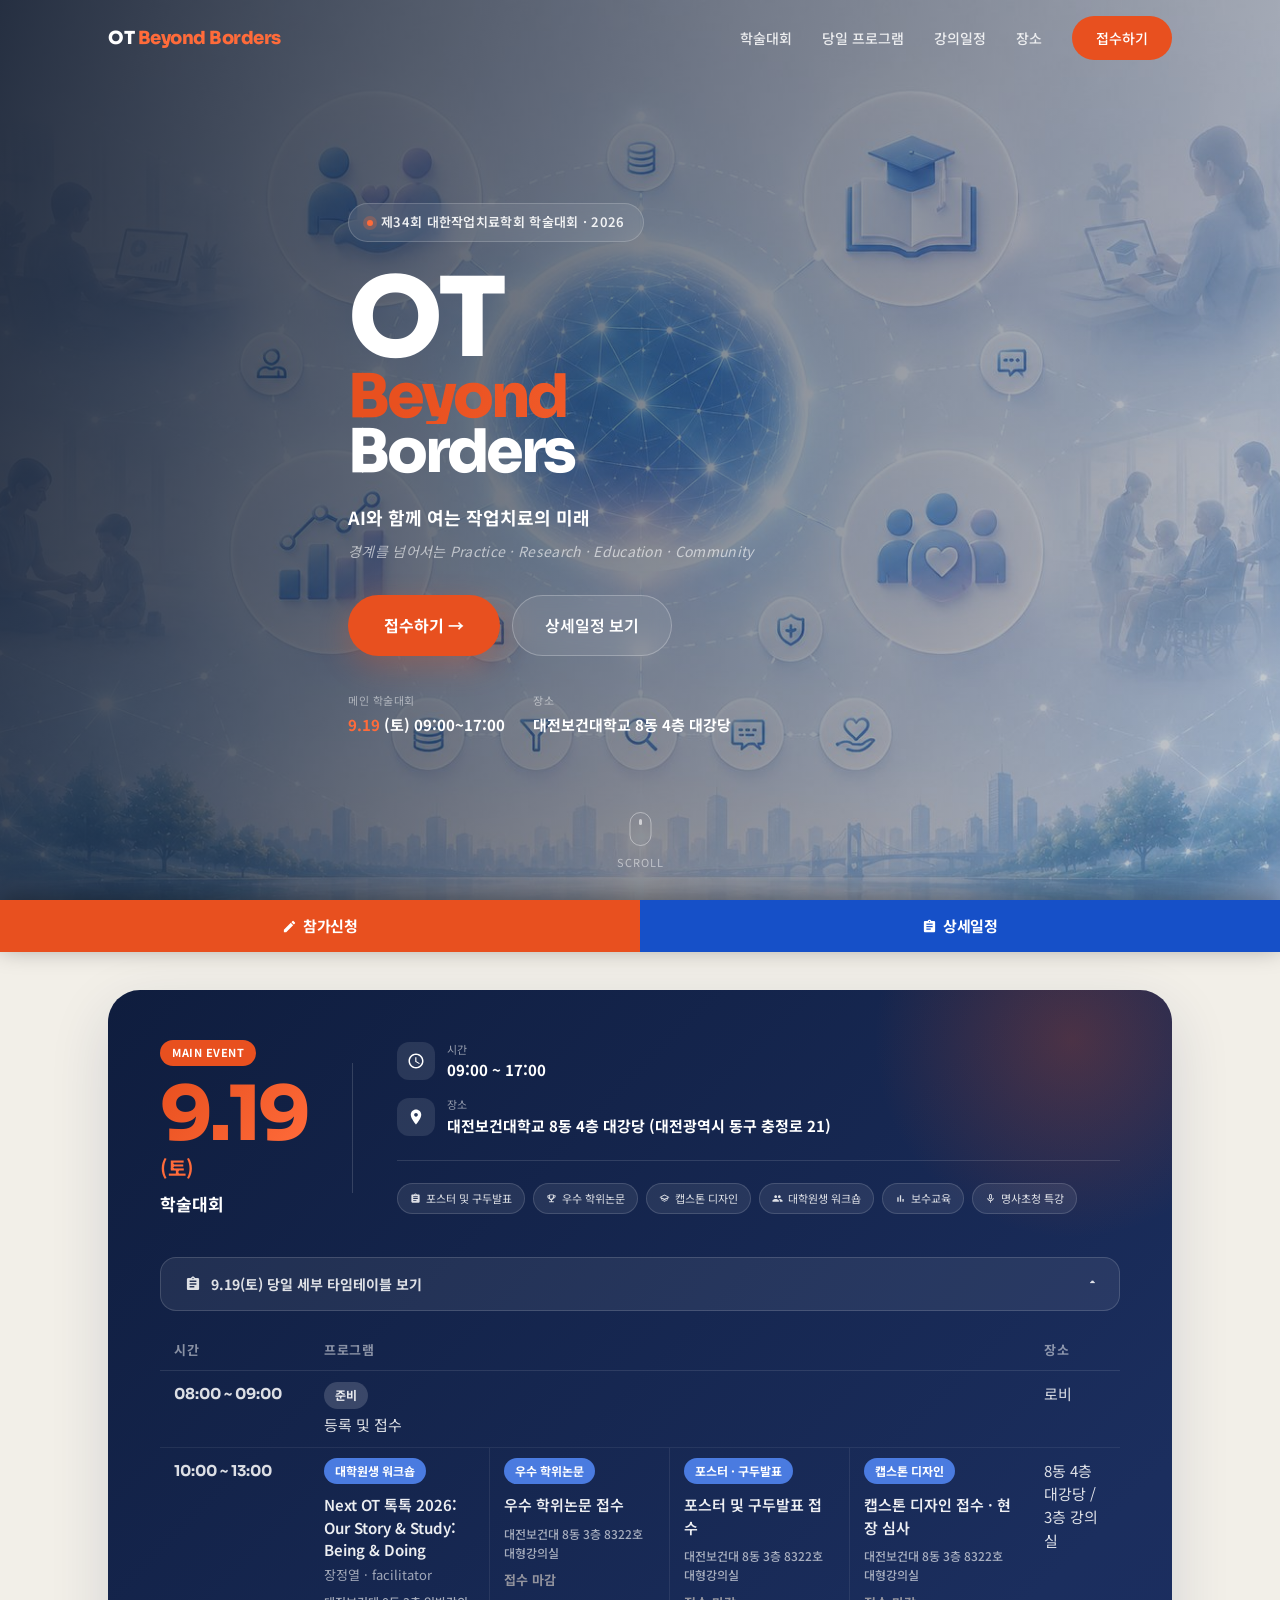
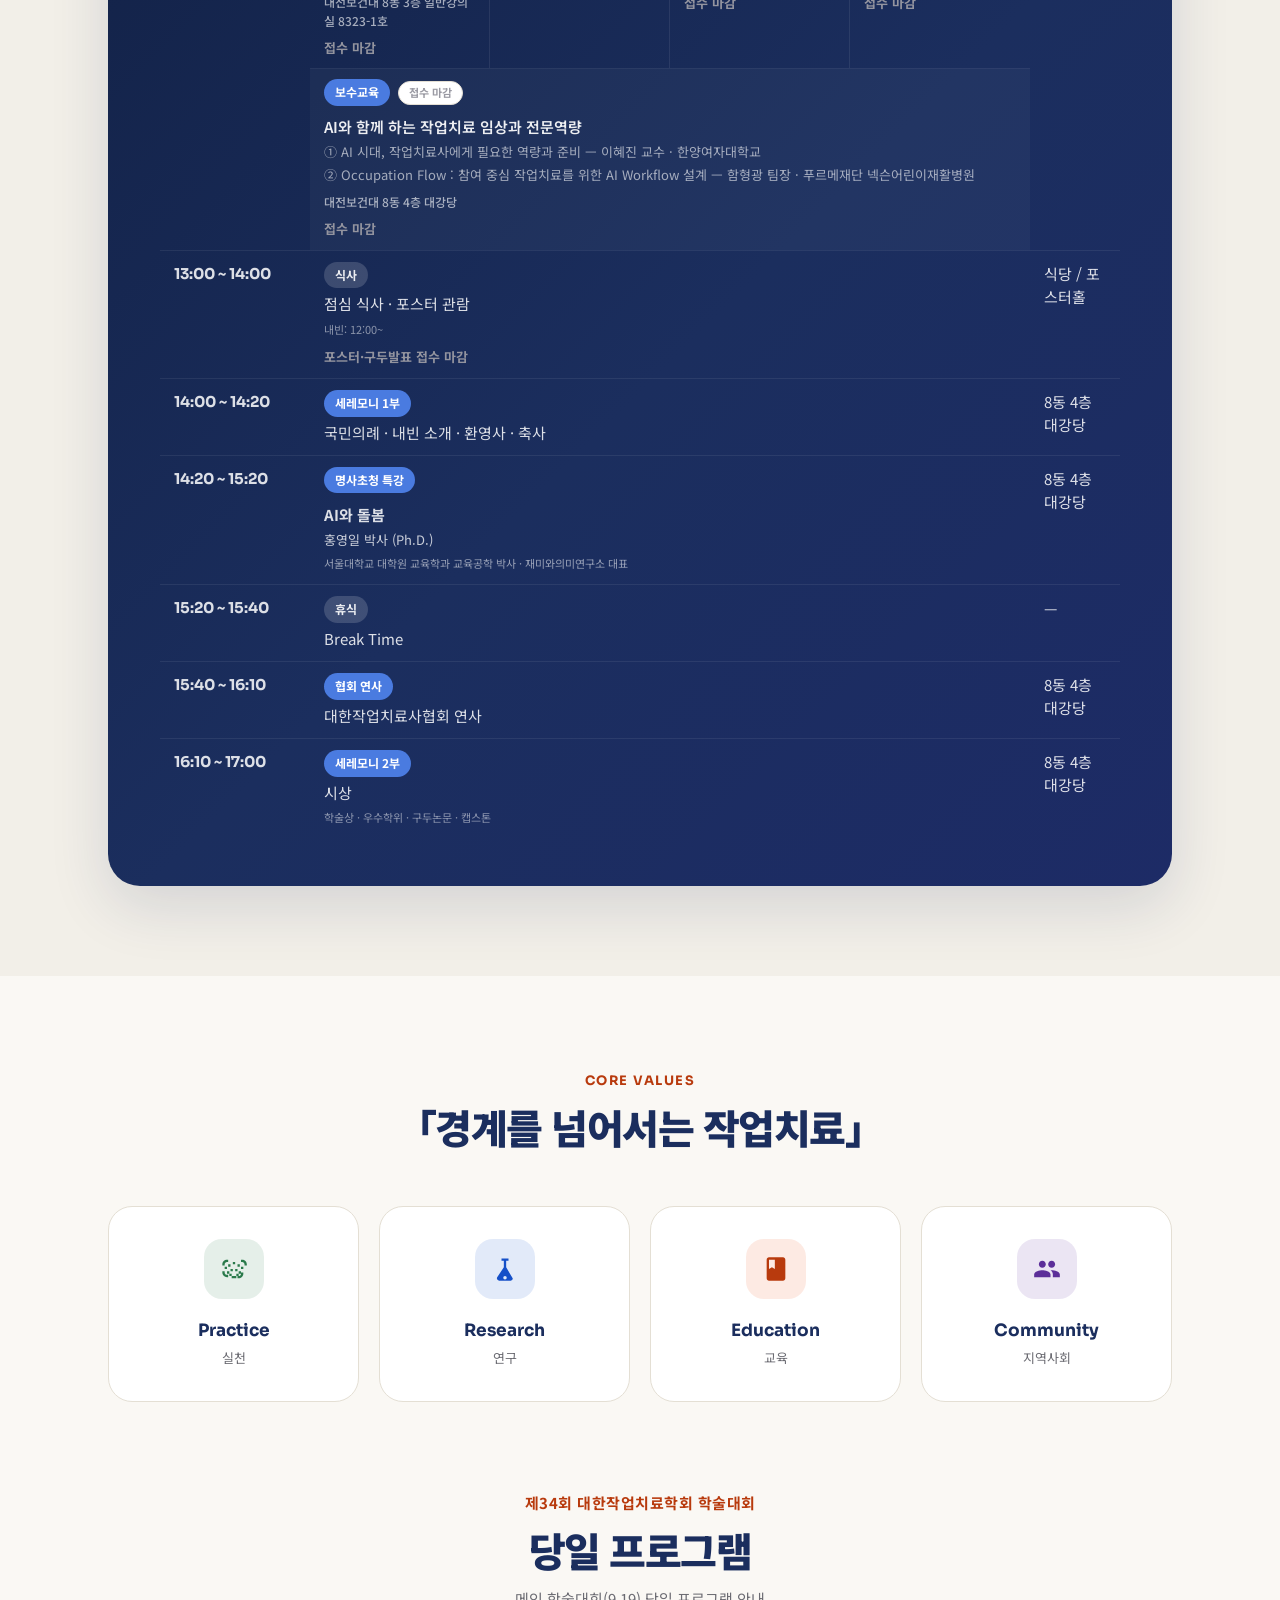
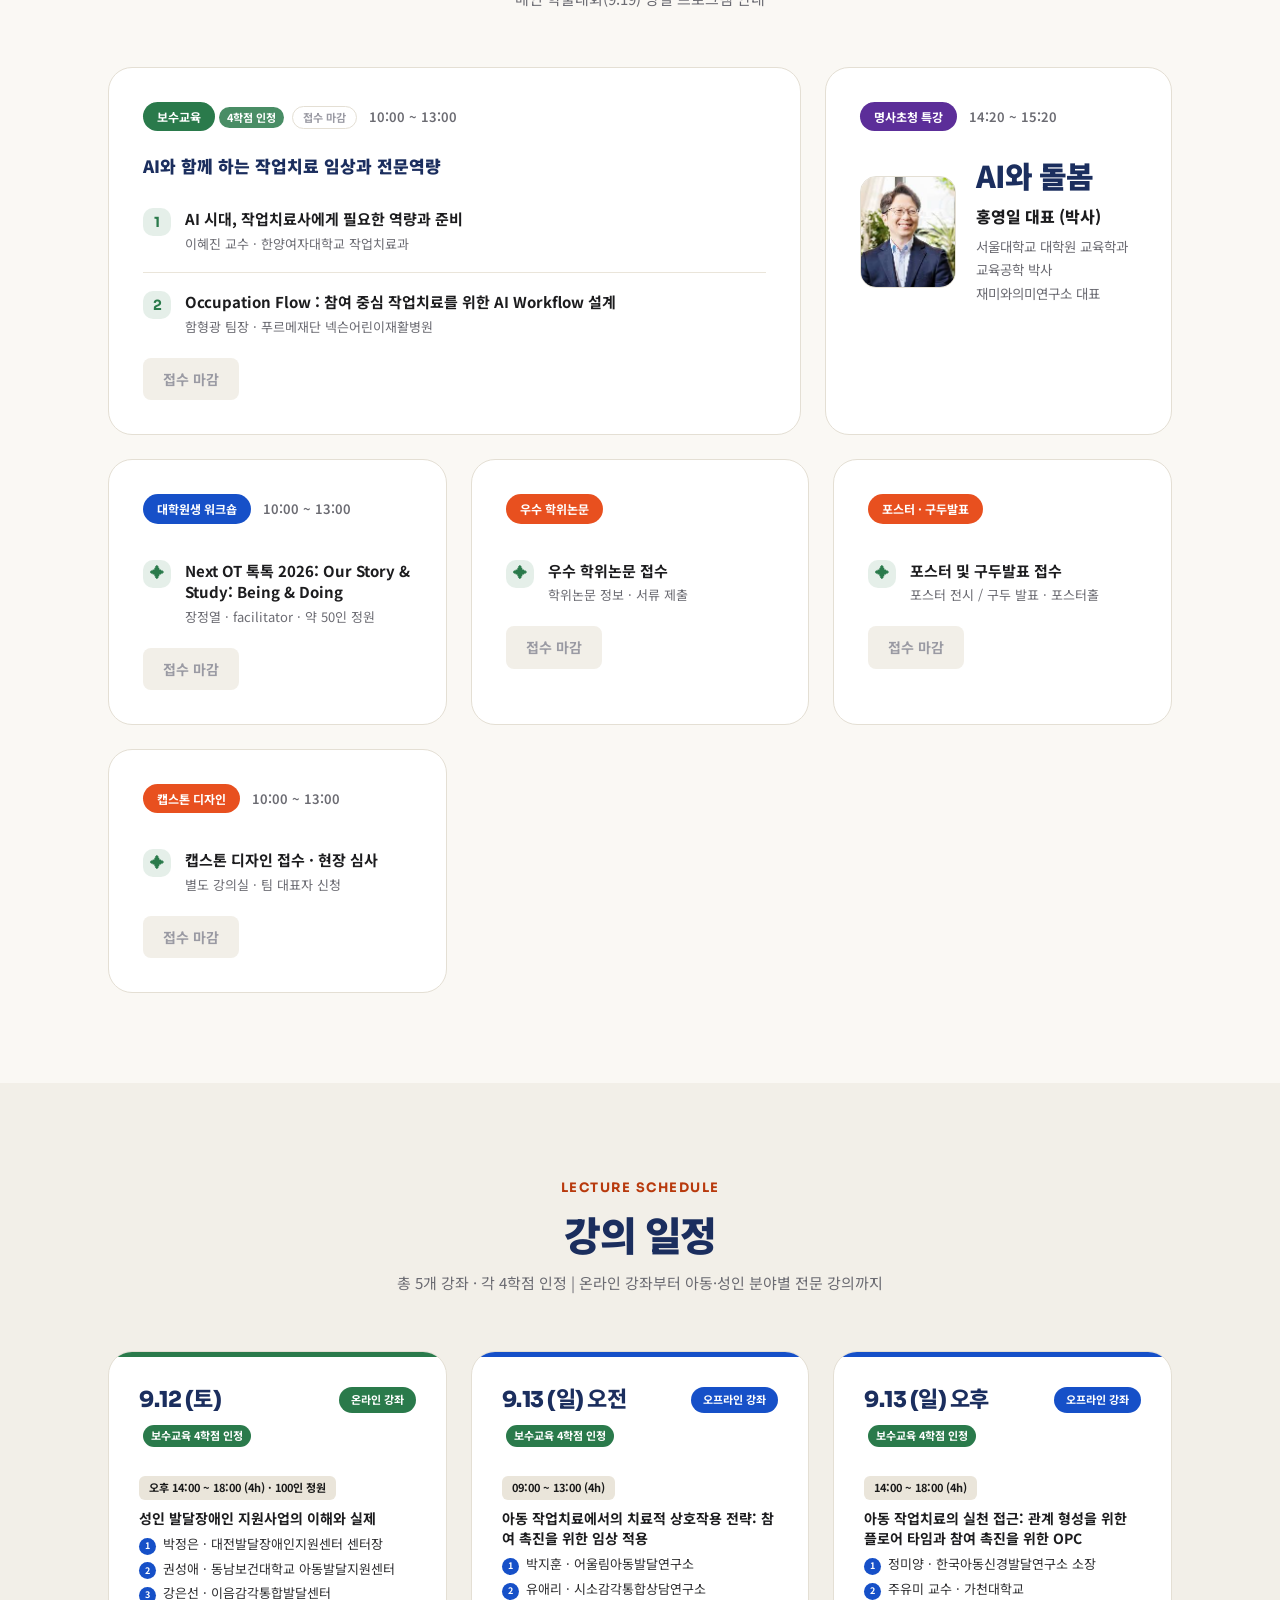
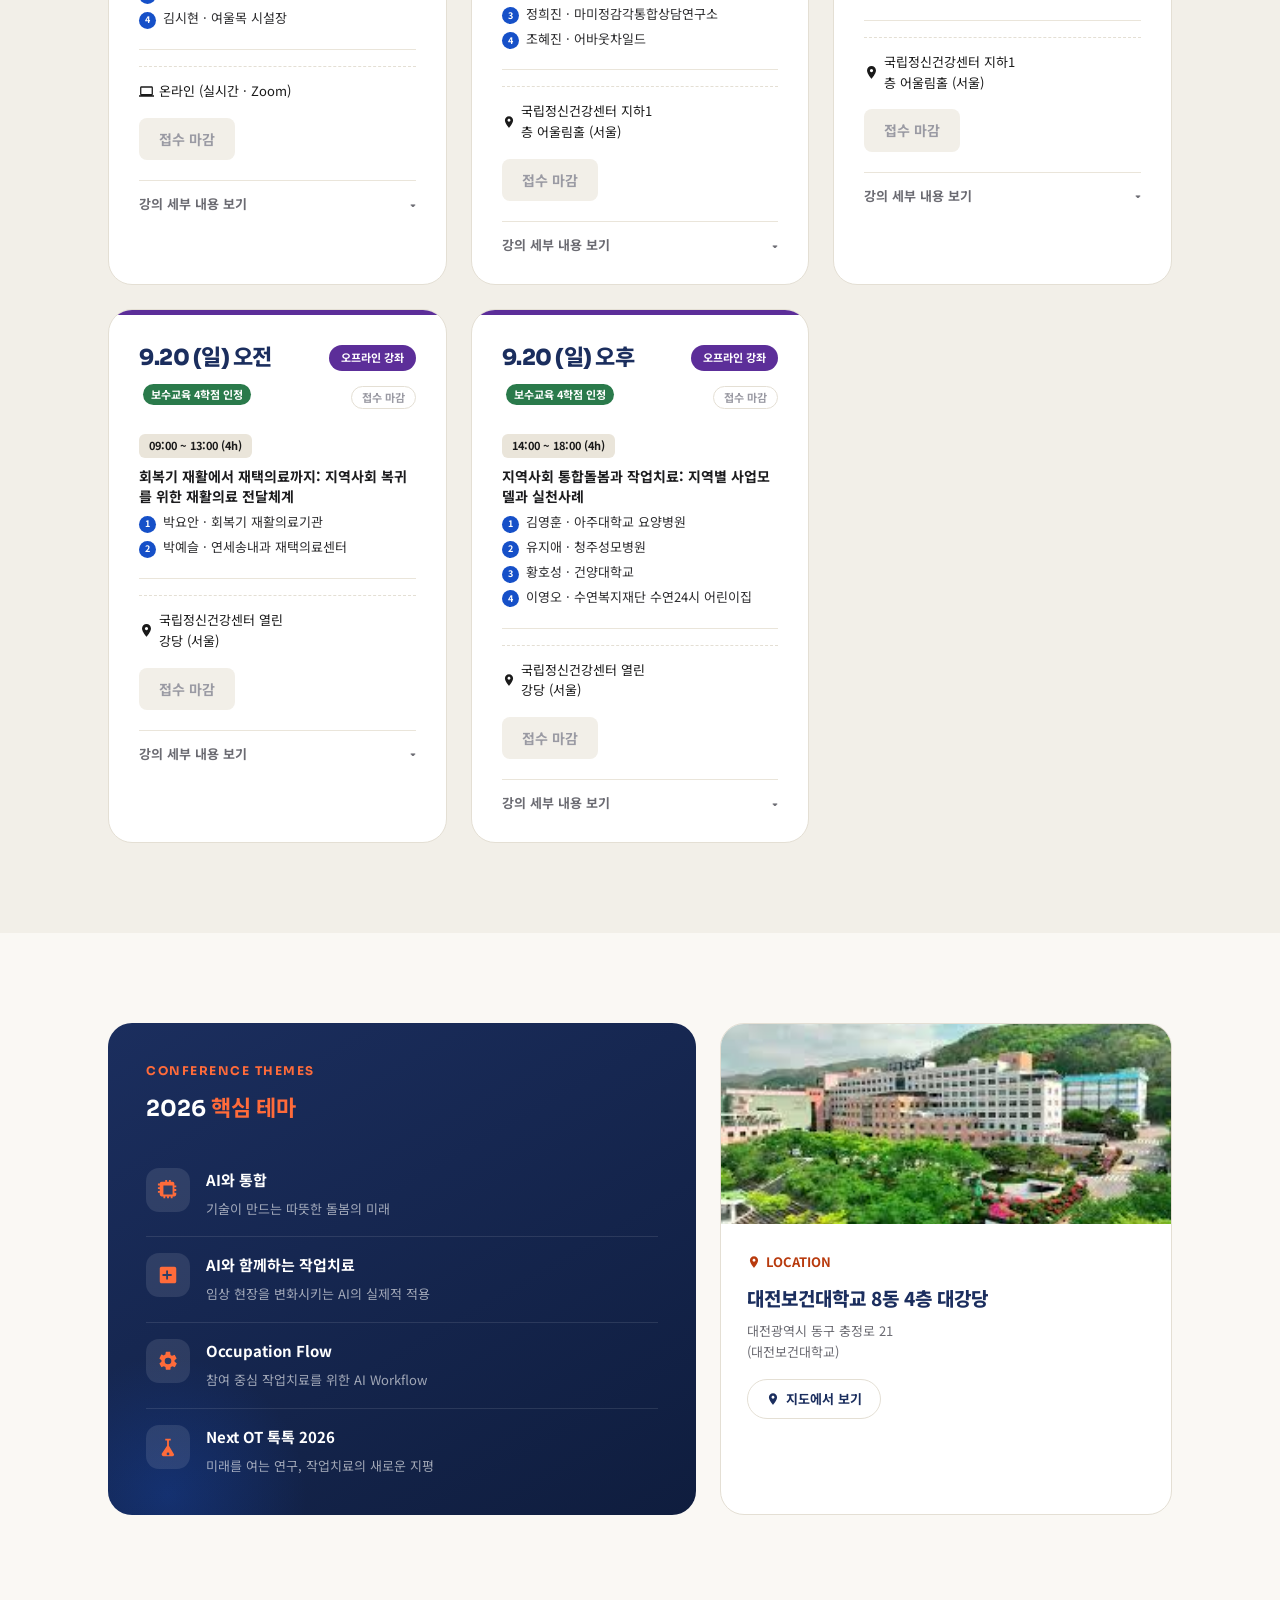
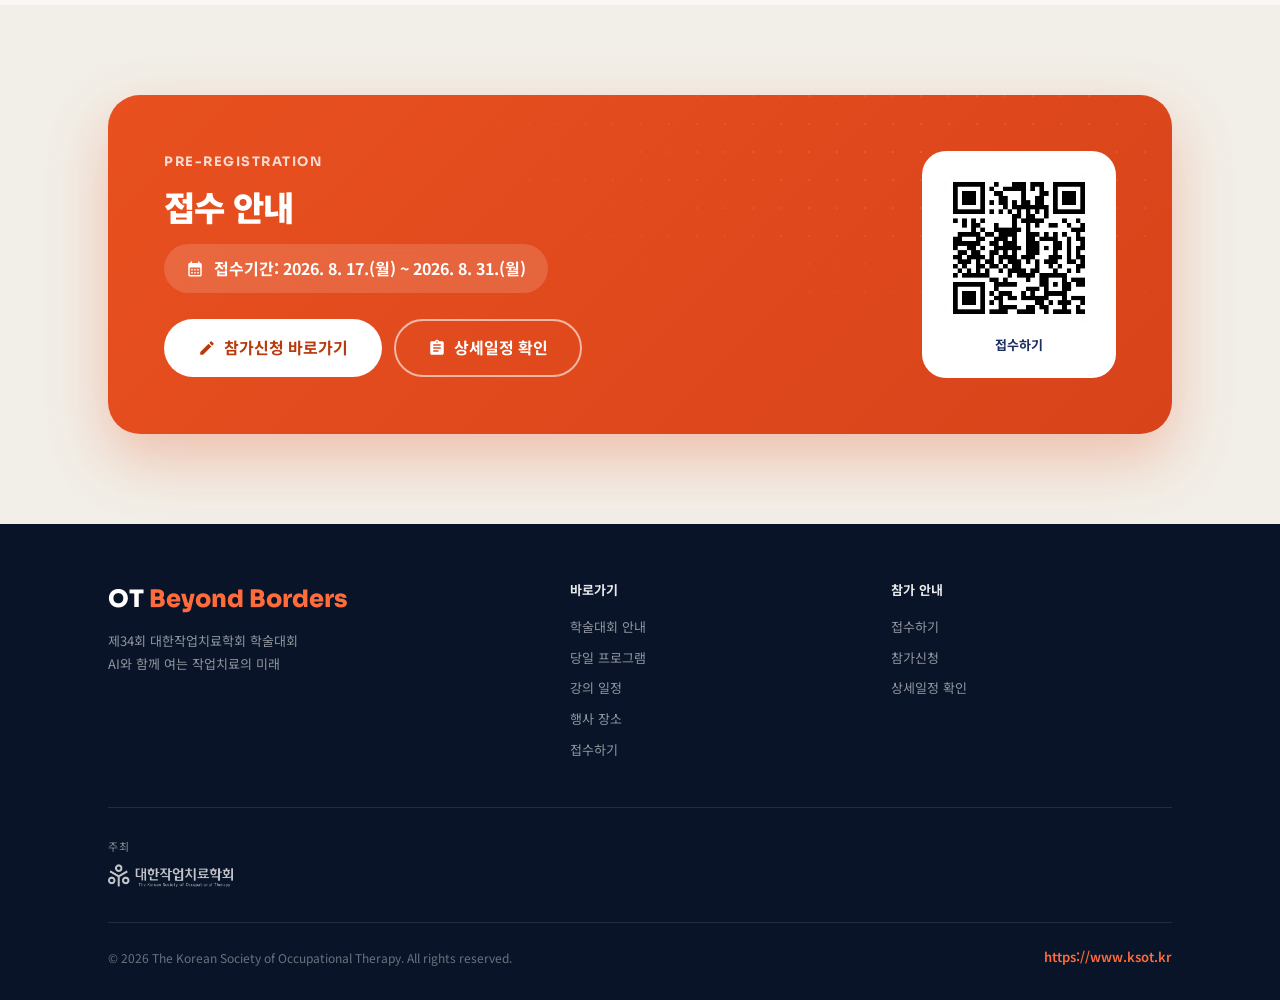
<file: index.html>
<!DOCTYPE html>
<html lang="ko">
<head>
<meta charset="UTF-8">
<meta name="viewport" content="width=device-width, initial-scale=1.0">
<title>2026 OT Beyond Borders | 제34회 대한작업치료학회 학술대회</title>
<meta name="description" content="제34회 대한작업치료학회 학술대회 OT Beyond Borders — AI와 함께 여는 작업치료의 미래. 2026.9.19(토) 대전보건대학교 대강당. 사전등록·강의일정 안내.">
<meta name="theme-color" content="#1B2E5E">
<link rel="canonical" href="https://hamhyeonggwang.github.io/ksot0919/">
<link rel="icon" href="favicon.svg" type="image/svg+xml">
<meta property="og:type" content="website">
<meta property="og:locale" content="ko_KR">
<meta property="og:site_name" content="2026 OT Beyond Borders">
<meta property="og:title" content="2026 OT Beyond Borders | 제34회 대한작업치료학회 학술대회">
<meta property="og:description" content="AI와 함께 여는 작업치료의 미래 — 2026.9.19 대전보건대학교. 사전등록·당일 프로그램·강의일정 안내.">
<meta property="og:url" content="https://hamhyeonggwang.github.io/ksot0919/">
<meta property="og:image" content="https://hamhyeonggwang.github.io/ksot0919/images/background/hero.jpg">
<meta name="twitter:card" content="summary_large_image">
<meta name="twitter:title" content="2026 OT Beyond Borders">
<meta name="twitter:description" content="제34회 대한작업치료학회 학술대회 — 2026.9.19 대전보건대학교">
<meta name="twitter:image" content="https://hamhyeonggwang.github.io/ksot0919/images/background/hero.jpg">
<link rel="preconnect" href="https://fonts.googleapis.com">
<link href="https://fonts.googleapis.com/css2?family=Noto+Sans+KR:wght@400;500;700;900&family=Sora:wght@400;600;700;800&display=swap" rel="stylesheet">
<link rel="stylesheet" href="css/reset.css">
<link rel="stylesheet" href="css/style.css">
<link rel="stylesheet" href="css/print.css" media="print">
<!--
  ✏️ 외부 URL
  사전등록/참가신청 → https://www.ksot.kr/?bid=sympo_info&m=bbs (학술대회 접수안내)
  지도 → https://map.naver.com/p/search/대전보건대학교
  (2026 전용 접수 폼 공개 시 위 URL 교체)
-->
</head>
<body>

<a class="skip-link" href="#main">본문 바로가기</a>

<!-- ===== 네비게이션 ===== -->
<nav class="nav" id="nav">
  <div class="nav-backdrop" aria-hidden="true"></div>
  <div class="container nav-inner">
    <a href="#" class="nav-logo">OT <span>Beyond Borders</span></a>
    <button class="nav-toggle" type="button" aria-expanded="false" aria-controls="nav-menu" aria-label="메뉴 열기">
      <span class="nav-toggle-bar" aria-hidden="true"></span>
      <span class="nav-toggle-bar" aria-hidden="true"></span>
      <span class="nav-toggle-bar" aria-hidden="true"></span>
    </button>
    <div class="nav-menu" id="nav-menu">
      <a href="#highlight" class="nav-link">학술대회</a>
      <a href="#programs" class="nav-link">당일 프로그램</a>
      <a href="#schedule" class="nav-link">강의일정</a>
      <a href="#venue" class="nav-link">장소</a>
      <a href="#register" class="nav-cta">접수하기</a>
    </div>
  </div>
</nav>

<main id="main">

<!-- ===== ① HERO ===== -->
<header class="hero">
  <!-- ✏️ 편집: hero 배경 이미지 -->
  <img
    class="hero-bg"
    src="images/background/hero.jpg"
    alt=""
    aria-hidden="true"
    onerror="this.style.display='none'"
  >
  <div class="hero-overlay" aria-hidden="true"></div>
  <canvas class="hero-sparkle" aria-hidden="true"></canvas>

  <div class="container hero-content">
    <div class="hero-text reveal">
      <div class="hero-pill"><span class="dot"></span>제34회 대한작업치료학회 학술대회 · 2026</div>
      <h1 class="hero-title">
        <span class="l1">OT</span>
        <span class="l2">Beyond</span>
        <span class="l3">Borders</span>
      </h1>
      <div class="hero-sub">AI와 함께 여는 작업치료의 미래</div>
      <div class="hero-desc">경계를 넘어서는 Practice · Research · Education · Community</div>
      <div class="hero-btns">
        <a href="#register" class="btn-primary">접수하기 →</a>
        <a href="#highlight" class="btn-ghost">상세일정 보기</a>
      </div>
      <div class="hero-meta">
        <div class="hero-meta-item">
          <div class="label">메인 학술대회</div>
          <div class="value"><span class="accent">9.19</span> (토) 09:00~17:00</div>
        </div>
        <div class="hero-meta-item">
          <div class="label">장소</div>
          <div class="value">대전보건대학교 8동 4층 대강당</div>
        </div>
      </div>
    </div>
  </div>

  <div class="scroll-hint">
    <div class="mouse"></div>
    SCROLL
  </div>
</header>

<!-- ===== ② 메인 행사 하이라이트 ===== -->
<section class="highlight" id="highlight">
  <div class="container">
    <div class="highlight-card reveal">
      <div class="highlight-inner">
        <div class="hl-date-block">
          <span class="hl-badge">MAIN EVENT</span>
          <!-- ✏️ 편집: 날짜 -->
          <div class="hl-date">9.19</div>
          <div class="hl-day">(토)</div>
          <div class="hl-type">학술대회</div>
        </div>
        <div class="hl-divider"></div>
        <div class="hl-info">
          <div class="hl-row">
            <div class="ic"><span class="icon icon-clock" style="font-size:18px"></span></div>
            <div class="txt"><div class="t1">시간</div><div class="t2">09:00 ~ 17:00</div></div>
          </div>
          <div class="hl-row">
            <div class="ic"><span class="icon icon-location" style="font-size:18px"></span></div>
            <div class="txt"><div class="t1">장소</div><div class="t2">대전보건대학교 8동 4층 대강당 (대전광역시 동구 충정로 21)</div></div>
          </div>
          <!-- ✏️ 편집: 프로그램 칩 -->
          <div class="hl-programs">
            <span class="hl-prog-chip"><span class="icon icon-clipboard"></span> 포스터 및 구두발표</span>
            <span class="hl-prog-chip"><span class="icon icon-trophy"></span> 우수 학위논문</span>
            <span class="hl-prog-chip"><span class="icon icon-graduation"></span> 캡스톤 디자인</span>
            <span class="hl-prog-chip"><span class="icon icon-networking"></span> 대학원생 워크숍</span>
            <span class="hl-prog-chip"><span class="icon icon-presentation"></span> 보수교육</span>
            <span class="hl-prog-chip"><span class="icon icon-microphone"></span> 명사초청 특강</span>
          </div>
        </div>
      </div>

      <!-- 당일 세부 타임테이블 아코디언 -->
      <div class="timetable-wrap reveal">
        <button class="timetable-toggle" id="tt-toggle" aria-expanded="true" aria-controls="tt-body">
          <span class="icon icon-clipboard icon-md" aria-hidden="true"></span>
          9.19(토) 당일 세부 타임테이블 보기
          <span class="acc-arr">▾</span>
        </button>
        <div class="timetable-body open" id="tt-body" role="region" aria-labelledby="tt-toggle">
          <table class="tt-table">
            <thead>
              <tr>
                <th style="width:150px">시간</th>
                <th>프로그램</th>
                <th style="width:90px">장소</th>
              </tr>
            </thead>
            <tbody>
              <tr>
                <td class="tt-time">08:00 ~ 09:00</td>
                <td><span class="tt-tag break">준비</span><br>등록 및 접수</td>
                <td class="tt-loc">로비</td>
              </tr>
              <tr>
                <td class="tt-time">10:00 ~ 13:00</td>
                <td style="padding:0">
                  <div class="tt-concurrent">
                    <!-- 1행: 워크숍 · 우수학위논문 · 포스터·구두 · 캡스톤 -->
                    <div class="tt-concurrent-row row-4col">
                      <div class="tt-concurrent-col">
                        <span class="tt-tag sub">대학원생 워크숍</span>
                        <div class="tt-concurrent-title">Next OT 톡톡 2026:<br>Our Story &amp; Study: Being &amp; Doing</div>
                        <div class="tt-concurrent-sub">장정열 · facilitator</div>
                        <div class="tt-concurrent-venue">대전보건대 8동 3층 일반강의실 8323-1호</div>
                        <a href="register/workshop.html" class="tt-apply-link is-closed">접수 마감</a>
                      </div>
                      <div class="tt-concurrent-col">
                        <span class="tt-tag sub">우수 학위논문</span>
                        <div class="tt-concurrent-title">우수 학위논문 접수</div>
                        <div class="tt-concurrent-venue">대전보건대 8동 3층 8322호 대형강의실</div>
                        <a href="register/oral.html" class="tt-apply-link is-closed">접수 마감</a>
                      </div>
                      <div class="tt-concurrent-col">
                        <span class="tt-tag sub">포스터 · 구두발표</span>
                        <div class="tt-concurrent-title">포스터 및 구두발표 접수</div>
                        <div class="tt-concurrent-venue">대전보건대 8동 3층 8322호 대형강의실</div>
                        <a href="register/poster.html" class="tt-apply-link is-closed">접수 마감</a>
                      </div>
                      <div class="tt-concurrent-col">
                        <span class="tt-tag sub">캡스톤 디자인</span>
                        <div class="tt-concurrent-title">캡스톤 디자인 접수 · 현장 심사</div>
                        <div class="tt-concurrent-venue">대전보건대 8동 3층 8322호 대형강의실</div>
                        <a href="register/capstone.html" class="tt-apply-link is-closed">접수 마감</a>
                      </div>
                    </div>
                    <!-- 2행: 보수교육 전체 -->
                    <div class="tt-concurrent-row row-1col">
                      <div class="tt-concurrent-col">
                        <span class="tt-tag main">보수교육</span>
                        <span class="closed-badge">접수 마감</span>
                        <div class="tt-concurrent-title">AI와 함께 하는 작업치료 임상과 전문역량</div>
                        <div class="tt-concurrent-sub">① AI 시대, 작업치료사에게 필요한 역량과 준비 — 이혜진 교수 · 한양여자대학교</div>
                        <div class="tt-concurrent-sub">② Occupation Flow : 참여 중심 작업치료를 위한 AI Workflow 설계 — 함형광 팀장 · 푸르메재단 넥슨어린이재활병원</div>
                        <div class="tt-concurrent-venue">대전보건대 8동 4층 대강당</div>
                        <a href="register/ceu.html" class="tt-apply-link is-closed">접수 마감</a>
                      </div>
                    </div>
                  </div>
                </td>
                <td class="tt-loc">8동 4층 대강당 / 3층 강의실</td>
              </tr>
              <tr>
                <td class="tt-time">13:00 ~ 14:00</td>
                <td><span class="tt-tag break">식사</span><br>점심 식사 · 포스터 관람<br><span style="font-size:11px;color:rgba(255,255,255,0.5)">내빈: 12:00~</span><br><a href="register/poster.html" class="tt-apply-link is-closed" style="margin-top:8px;display:inline-block">포스터·구두발표 접수 마감</a></td>
                <td class="tt-loc">식당 / 포스터홀</td>
              </tr>
              <tr>
                <td class="tt-time">14:00 ~ 14:20</td>
                <td><span class="tt-tag main">세레모니 1부</span><br>국민의례 · 내빈 소개 · 환영사 · 축사</td>
                <td class="tt-loc">8동 4층 대강당</td>
              </tr>
              <tr>
                <td class="tt-time" style="font-weight:700;font-size:15px">14:20 ~ 15:20</td>
                <td>
                  <span class="tt-tag main">명사초청 특강</span>
                  <strong style="display:block;margin-top:6px;font-size:15px">AI와 돌봄</strong>
                  <span style="font-size:13px;opacity:0.9">홍영일 박사 (Ph.D.)</span><br>
                  <span style="font-size:11px;color:rgba(255,255,255,0.55)">서울대학교 대학원 교육학과 교육공학 박사 · 재미와의미연구소 대표</span>
                </td>
                <td class="tt-loc">8동 4층 대강당</td>
              </tr>
              <tr>
                <td class="tt-time">15:20 ~ 15:40</td>
                <td><span class="tt-tag break">휴식</span><br>Break Time</td>
                <td class="tt-loc">—</td>
              </tr>
              <tr>
                <td class="tt-time">15:40 ~ 16:10</td>
                <td><span class="tt-tag main">협회 연사</span><br>대한작업치료사협회 연사</td>
                <td class="tt-loc">8동 4층 대강당</td>
              </tr>
              <tr>
                <td class="tt-time">16:10 ~ 17:00</td>
                <td><span class="tt-tag main">세레모니 2부</span><br>시상<br><span style="font-size:11px;color:rgba(255,255,255,0.5)">학술상 · 우수학위 · 구두논문 · 캡스톤</span></td>
                <td class="tt-loc">8동 4층 대강당</td>
              </tr>
            </tbody>
          </table>
        </div>
      </div>
    </div>
  </div>
</section>

<!-- ===== ③ 4대 가치 ===== -->
<section class="values" id="values">
  <div class="container">
    <div class="section-head reveal">
      <span class="section-eyebrow">Core Values</span>
      <h2 class="section-title ko">「경계를 넘어서는 작업치료」</h2>
    </div>
    <div class="values-grid">
      <div class="value-card reveal"><div class="value-icon"><span class="icon icon-handshake icon-lg" aria-hidden="true"></span></div><div class="value-en">Practice</div><div class="value-ko">실천</div></div>
      <div class="value-card reveal"><div class="value-icon"><span class="icon icon-flask icon-lg" aria-hidden="true"></span></div><div class="value-en">Research</div><div class="value-ko">연구</div></div>
      <div class="value-card reveal"><div class="value-icon"><span class="icon icon-book icon-lg" aria-hidden="true"></span></div><div class="value-en">Education</div><div class="value-ko">교육</div></div>
      <div class="value-card reveal"><div class="value-icon"><span class="icon icon-networking icon-lg" aria-hidden="true"></span></div><div class="value-en">Community</div><div class="value-ko">지역사회</div></div>
    </div>
  </div>
</section>

<!-- ===== ④ 당일 프로그램 (보수교육 + 명사특강) ===== -->
<section class="programs" id="programs">
  <div class="container">
    <div class="section-head reveal">
      <span class="section-eyebrow">제34회 대한작업치료학회 학술대회</span>
      <h2 class="section-title ko">당일 프로그램</h2>
      <p class="section-desc">메인 학술대회(9.19) 당일 프로그램 안내</p>
    </div>
    <div class="prog-grid">

      <!-- 1행: 보수교육 -->
      <div class="prog-card reveal">
        <div>
          <span class="prog-tag green">보수교육</span>
          <span class="prog-tag green" style="background:var(--green);opacity:0.85;font-size:11px;padding:2px 8px;border-radius:20px">4학점 인정</span>
          <span class="closed-badge">접수 마감</span>
          <span class="prog-time">10:00 ~ 13:00</span>
        </div>
        <div class="edu-main-title">AI와 함께 하는 작업치료 임상과 전문역량</div>
        <div class="edu-list">
          <!-- ✏️ 편집: 보수교육 항목 -->
          <div class="edu-row">
            <div class="edu-num">1</div>
            <div>
              <div class="edu-t">AI 시대, 작업치료사에게 필요한 역량과 준비</div>
              <div class="edu-s">이혜진 교수 · 한양여자대학교 작업치료과</div>
            </div>
          </div>
          <div class="edu-row">
            <div class="edu-num">2</div>
            <div>
              <div class="edu-t">Occupation Flow : 참여 중심 작업치료를 위한 AI Workflow 설계</div>
              <div class="edu-s">함형광 팀장 · 푸르메재단 넥슨어린이재활병원</div>
            </div>
          </div>
        </div>
        <a href="register/ceu.html" class="workshop-apply-btn is-closed" aria-label="보수교육 접수 마감">
          접수 마감
        </a>
      </div>

      <!-- 1행: 명사특강 -->
      <div class="prog-card reveal">
        <div>
          <span class="prog-tag purple">명사초청 특강</span>
          <span class="prog-time">14:20 ~ 15:20</span>
        </div>
        <div class="keynote-top">
          <!-- ✏️ 편집: images/speaker_hong.jpg 교체 -->
          <div class="keynote-photo">
            <img src="images/speakers/명사특강 강연자.jpeg" alt="홍영일 박사"
              onload="this.nextElementSibling.style.display='none';this.nextElementSibling.nextElementSibling.style.display='none'"
              onerror="this.style.display='none'">
            <div class="ph-ic">👤</div>
            <span>사진 교체</span>
          </div>
          <div>
            <!-- ✏️ 편집: 특강 제목/강사 -->
            <div class="keynote-title">AI와 돌봄</div>
            <div class="keynote-name">홍영일 대표 (박사)</div>
            <div class="keynote-desc">서울대학교 대학원 교육학과 교육공학 박사<br>재미와의미연구소 대표</div>
          </div>
        </div>
      </div>

      <!-- 2행: 워크숍 · 우수학위논문 · 포스터·구두 · 캡스톤 -->
      <div class="prog-row2-wrap">

        <!-- 대학원생 워크숍 -->
        <div class="prog-card reveal">
          <div>
            <span class="prog-tag" style="background:var(--blue)">대학원생 워크숍</span>
            <span class="prog-time">10:00 ~ 13:00</span>
          </div>
          <div class="edu-list">
            <div class="edu-row">
              <div class="edu-num">✦</div>
              <div>
                <div class="edu-t">Next OT 톡톡 2026: Our Story &amp; Study: Being &amp; Doing</div>
                <div class="edu-s">장정열 · facilitator · 약 50인 정원</div>
              </div>
            </div>
          </div>
          <a href="register/workshop.html" class="workshop-apply-btn is-closed" aria-label="대학원생 워크숍 접수 마감">
            접수 마감
          </a>
        </div>

        <!-- 우수 학위논문 접수 -->
        <div class="prog-card reveal">
          <div>
            <span class="prog-tag" style="background:var(--orange)">우수 학위논문</span>
          </div>
          <div class="edu-list">
            <div class="edu-row">
              <div class="edu-num">✦</div>
              <div>
                <div class="edu-t">우수 학위논문 접수</div>
                <div class="edu-s">학위논문 정보 · 서류 제출</div>
              </div>
            </div>
          </div>
          <a href="register/oral.html" class="workshop-apply-btn is-closed" aria-label="우수 학위논문 접수 마감">
            접수 마감
          </a>
        </div>

        <!-- 포스터 및 구두발표 접수 -->
        <div class="prog-card reveal">
          <div>
            <span class="prog-tag" style="background:var(--orange)">포스터 · 구두발표</span>
          </div>
          <div class="edu-list">
            <div class="edu-row">
              <div class="edu-num">✦</div>
              <div>
                <div class="edu-t">포스터 및 구두발표 접수</div>
                <div class="edu-s">포스터 전시 / 구두 발표 · 포스터홀</div>
              </div>
            </div>
          </div>
          <a href="register/poster.html" class="workshop-apply-btn is-closed" aria-label="포스터 및 구두발표 접수 마감">
            접수 마감
          </a>
        </div>

        <!-- 캡스톤 디자인 접수 -->
        <div class="prog-card reveal">
          <div>
            <span class="prog-tag" style="background:var(--orange)">캡스톤 디자인</span>
            <span class="prog-time">10:00 ~ 13:00</span>
          </div>
          <div class="edu-list">
            <div class="edu-row">
              <div class="edu-num">✦</div>
              <div>
                <div class="edu-t">캡스톤 디자인 접수 · 현장 심사</div>
                <div class="edu-s">별도 강의실 · 팀 대표자 신청</div>
              </div>
            </div>
          </div>
          <a href="register/capstone.html" class="workshop-apply-btn is-closed" aria-label="캡스톤 디자인 접수 마감">
            접수 마감
          </a>
        </div>

      </div><!-- /prog-row2-wrap -->

    </div>
  </div>
</section>

<!-- ===== ⑤ 강의 일정 ===== -->
<section class="schedule" id="schedule">
  <div class="container">
    <div class="section-head reveal">
      <span class="section-eyebrow">Lecture Schedule</span>
      <h2 class="section-title ko">강의 일정</h2>
      <p class="section-desc">총 5개 강좌 · 각 4학점 인정 | 온라인 강좌부터 아동·성인 분야별 전문 강의까지</p>
    </div>
    <div class="sched-grid">

      <!-- 온라인 강좌 -->
      <div class="sched-card green reveal">
        <div class="sched-head">
          <span class="sched-date">9.12 (토)</span>
          <span class="sched-type-badge">온라인 강좌</span>
          <span class="prog-tag green" style="font-size:11px;padding:2px 8px;border-radius:20px;margin-left:4px">보수교육 4학점 인정</span>
        </div>
        <div class="sched-session">
          <span class="sched-period">오후 14:00 ~ 18:00 (4h) · 100인 정원</span>
          <div class="sched-lec">성인 발달장애인 지원사업의 이해와 실제</div>
          <div class="sched-spk-list">
            <div class="sched-spk-item"><span class="n">1</span>박정은 · 대전발달장애인지원센터 센터장</div>
            <div class="sched-spk-item"><span class="n">2</span>권성애 · 동남보건대학교 아동발달지원센터</div>
            <div class="sched-spk-item"><span class="n">3</span>강은선 · 이음감각통합발달센터</div>
            <div class="sched-spk-item"><span class="n">4</span>김시현 · 여울목 시설장</div>
          </div>
        </div>
        <div class="sched-venue"><span class="icon icon-laptop icon-md" aria-hidden="true"></span> 온라인 (실시간 · Zoom)</div>
        <a href="register/ceu.html" class="workshop-apply-btn sched-apply-btn is-closed" aria-label="9.12 교육 접수 마감">
          접수 마감
        </a>
        <button class="accordion-toggle" id="acc-online-toggle" aria-expanded="false" aria-controls="acc-online">
          강의 세부 내용 보기 <span class="acc-arr">▾</span>
        </button>
        <div class="accordion-body" id="acc-online" role="region" aria-labelledby="acc-online-toggle">
          <div class="acc-detail">
            <div class="acc-session">
              <div class="acc-session-title">1) 성인 발달장애인 주간활동 서비스와 최중증 발달장애인 통합돌봄 사업</div>
              <div class="acc-session-sub">박정은 · 대전발달장애인지원센터 센터장</div>
            </div>
            <div class="acc-session">
              <div class="acc-session-title">2) 최중증 발달장애 전문인력 양성과 맞춤형 돌봄 지원</div>
              <div class="acc-session-sub">권성애 · 동남보건대학교 아동발달지원센터</div>
            </div>
            <div class="acc-session">
              <div class="acc-session-title">3) 장애인 스포츠바우처 사업과 신체활동 참여지원</div>
              <div class="acc-session-sub">강은선 · 이음감각통합발달센터</div>
            </div>
            <div class="acc-session">
              <div class="acc-session-title">4) 지역사회 투자 서비스를 통한 성인 발달장애인 지원</div>
              <div class="acc-session-sub">김시현 · 여울목 시설장</div>
            </div>
          </div>
        </div>
      </div>

      <!-- 9.13 아동 오전 -->
      <div class="sched-card blue reveal">
        <div class="sched-head">
          <span class="sched-date">9.13 (일) 오전</span>
          <span class="sched-type-badge">오프라인 강좌</span>
          <span class="prog-tag green" style="font-size:11px;padding:2px 8px;border-radius:20px;margin-left:4px">보수교육 4학점 인정</span>
        </div>
        <div class="sched-session">
          <span class="sched-period">09:00 ~ 13:00 (4h)</span>
          <div class="sched-lec">아동 작업치료에서의 치료적 상호작용 전략: 참여 촉진을 위한 임상 적용</div>
          <div class="sched-spk-list">
            <div class="sched-spk-item"><span class="n">1</span>박지훈 · 어울림아동발달연구소</div>
            <div class="sched-spk-item"><span class="n">2</span>유애리 · 시소감각통합상담연구소</div>
            <div class="sched-spk-item"><span class="n">3</span>정희진 · 마미정감각통합상담연구소</div>
            <div class="sched-spk-item"><span class="n">4</span>조혜진 · 어바웃차일드</div>
          </div>
        </div>
        <div class="sched-venue">
          <span class="icon icon-location icon-md" aria-hidden="true"></span> 국립정신건강센터 지하1층 어울림홀 (서울)
          <div style="font-size:11px;color:rgba(255,255,255,0.55);margin-top:2px;padding-left:22px">서울특별시 광진구 용마산로 127</div>
        </div>
        <a href="register/ceu.html" class="workshop-apply-btn sched-apply-btn is-closed" aria-label="9.13 오전 교육 접수 마감">
          접수 마감
        </a>
        <button class="accordion-toggle" id="acc-child-am-toggle" aria-expanded="false" aria-controls="acc-child-am">
          강의 세부 내용 보기 <span class="acc-arr">▾</span>
        </button>
        <div class="accordion-body" id="acc-child-am" role="region" aria-labelledby="acc-child-am-toggle">
          <div class="acc-detail">
            <div class="acc-session">
              <div class="acc-session-title">아동 작업치료에서의 치료적 상호작용 전략: 참여 촉진을 위한 임상 적용</div>
              <div class="acc-session-sub">
                <ul>
                  <li>아이의 참여 상태, 비언어적 신호 알아차리기, 집중적 상호작용</li>
                  <li>치료사의 행동 조율하기 (태도, 정서, 모방)</li>
                  <li>공동 활동 루틴 구성과 놀이 확장</li>
                  <li>치료사의 언어적 비계와 감각 사회적 루틴 형성</li>
                </ul>
                <div class="acc-instructor">박지훈 · 유애리 · 정희진 · 조혜진</div>
              </div>
            </div>
          </div>
        </div>
      </div>

      <!-- 9.13 아동 오후 -->
      <div class="sched-card blue reveal">
        <div class="sched-head">
          <span class="sched-date">9.13 (일) 오후</span>
          <span class="sched-type-badge">오프라인 강좌</span>
          <span class="prog-tag green" style="font-size:11px;padding:2px 8px;border-radius:20px;margin-left:4px">보수교육 4학점 인정</span>
        </div>
        <div class="sched-session">
          <span class="sched-period">14:00 ~ 18:00 (4h)</span>
          <div class="sched-lec">아동 작업치료의 실천 접근: 관계 형성을 위한 플로어 타임과 참여 촉진을 위한 OPC</div>
          <div class="sched-spk-list">
            <div class="sched-spk-item"><span class="n">1</span>정미양 · 한국아동신경발달연구소 소장</div>
            <div class="sched-spk-item"><span class="n">2</span>주유미 교수 · 가천대학교</div>
          </div>
        </div>
        <div class="sched-venue">
          <span class="icon icon-location icon-md" aria-hidden="true"></span> 국립정신건강센터 지하1층 어울림홀 (서울)
          <div style="font-size:11px;color:rgba(255,255,255,0.55);margin-top:2px;padding-left:22px">서울특별시 광진구 용마산로 127</div>
        </div>
        <a href="register/ceu.html" class="workshop-apply-btn sched-apply-btn is-closed" aria-label="9.13 오후 교육 접수 마감">
          접수 마감
        </a>
        <button class="accordion-toggle" id="acc-child-pm-toggle" aria-expanded="false" aria-controls="acc-child-pm">
          강의 세부 내용 보기 <span class="acc-arr">▾</span>
        </button>
        <div class="accordion-body" id="acc-child-pm" role="region" aria-labelledby="acc-child-pm-toggle">
          <div class="acc-detail">
            <div class="acc-session">
              <div class="acc-session-title">아동 작업치료의 실천 접근: 관계 형성을 위한 플로어 타임과 참여 촉진을 위한 OPC</div>
              <div class="acc-session-sub">
                <ul>
                  <li><strong>1)</strong> DIR / Floor time의 개념과 임상 적용 (2h)</li>
                  <li><strong>2)</strong> 작업 가능화를 위한 OPC 접근 기반 부모상담 및 치료적 코칭 (2h)</li>
                </ul>
                <div class="acc-instructor">정미양 · 주유미</div>
              </div>
            </div>
          </div>
        </div>
      </div>

      <!-- 9.20 성인 오전 -->
      <div class="sched-card purple reveal">
        <div class="sched-head">
          <span class="sched-date">9.20 (일) 오전</span>
          <span class="sched-type-badge">오프라인 강좌</span>
          <span class="prog-tag green" style="font-size:11px;padding:2px 8px;border-radius:20px;margin-left:4px">보수교육 4학점 인정</span>
          <span class="closed-badge">접수 마감</span>
        </div>
        <div class="sched-session">
          <span class="sched-period">09:00 ~ 13:00 (4h)</span>
          <div class="sched-lec">회복기 재활에서 재택의료까지: 지역사회 복귀를 위한 재활의료 전달체계</div>
          <div class="sched-spk-list">
            <div class="sched-spk-item"><span class="n">1</span>박요안 · 회복기 재활의료기관</div>
            <div class="sched-spk-item"><span class="n">2</span>박예슬 · 연세송내과 재택의료센터</div>
          </div>
        </div>
        <div class="sched-venue">
          <span class="icon icon-location icon-md" aria-hidden="true"></span> 국립정신건강센터 열린강당 (서울)
          <div style="font-size:11px;color:rgba(255,255,255,0.55);margin-top:2px;padding-left:22px">서울특별시 광진구 용마산로 127</div>
        </div>
        <a href="register/ceu.html" class="workshop-apply-btn sched-apply-btn is-closed" aria-label="9.20 오전 교육 접수 마감">
          접수 마감
        </a>
        <button class="accordion-toggle" id="acc-adult-am-toggle" aria-expanded="false" aria-controls="acc-adult-am">
          강의 세부 내용 보기 <span class="acc-arr">▾</span>
        </button>
        <div class="accordion-body" id="acc-adult-am" role="region" aria-labelledby="acc-adult-am-toggle">
          <div class="acc-detail">
            <div class="acc-session">
              <div class="acc-session-title">회복기 재활에서 재택의료까지: 지역사회 복귀를 위한 재활의료 전달체계</div>
              <div class="acc-session-sub">
                <ul>
                  <li><strong>1) 회복기 재활의료기관 재택의료 시범사례 (2h)</strong>
                    <ul>
                      <li>지역사회 기반 작업치료의 이해</li>
                      <li>회복기 재활의료기관의 방문 및 원격재활 적용사례</li>
                    </ul>
                  </li>
                  <li><strong>2) 장기요양 재택의료 시범사업 사례 (2h)</strong>
                    <ul>
                      <li>방문재활 국내/외 현황, 법안</li>
                      <li>장기요양 재택의료센터에서 방문재활 적용 사례</li>
                    </ul>
                  </li>
                </ul>
                <div class="acc-instructor">박요안 · 박예슬</div>
              </div>
            </div>
          </div>
        </div>
      </div>

      <!-- 9.20 성인 오후 -->
      <div class="sched-card purple reveal">
        <div class="sched-head">
          <span class="sched-date">9.20 (일) 오후</span>
          <span class="sched-type-badge">오프라인 강좌</span>
          <span class="prog-tag green" style="font-size:11px;padding:2px 8px;border-radius:20px;margin-left:4px">보수교육 4학점 인정</span>
          <span class="closed-badge">접수 마감</span>
        </div>
        <div class="sched-session">
          <span class="sched-period">14:00 ~ 18:00 (4h)</span>
          <div class="sched-lec">지역사회 통합돌봄과 작업치료: 지역별 사업모델과 실천사례</div>
          <div class="sched-spk-list">
            <div class="sched-spk-item"><span class="n">1</span>김영훈 · 아주대학교 요양병원</div>
            <div class="sched-spk-item"><span class="n">2</span>유지애 · 청주성모병원</div>
            <div class="sched-spk-item"><span class="n">3</span>황호성 · 건양대학교</div>
            <div class="sched-spk-item"><span class="n">4</span>이영오 · 수연복지재단 수연24시 어린이집</div>
          </div>
        </div>
        <div class="sched-venue">
          <span class="icon icon-location icon-md" aria-hidden="true"></span> 국립정신건강센터 열린강당 (서울)
          <div style="font-size:11px;color:rgba(255,255,255,0.55);margin-top:2px;padding-left:22px">서울특별시 광진구 용마산로 127</div>
        </div>
        <a href="register/ceu.html" class="workshop-apply-btn sched-apply-btn is-closed" aria-label="9.20 오후 교육 접수 마감">
          접수 마감
        </a>
        <button class="accordion-toggle" id="acc-adult-pm-toggle" aria-expanded="false" aria-controls="acc-adult-pm">
          강의 세부 내용 보기 <span class="acc-arr">▾</span>
        </button>
        <div class="accordion-body" id="acc-adult-pm" role="region" aria-labelledby="acc-adult-pm-toggle">
          <div class="acc-detail">
            <div class="acc-session">
              <div class="acc-session-title">지역사회 통합돌봄과 작업치료: 지역별 사업모델과 실천사례</div>
              <div class="acc-session-sub">
                <ul>
                  <li>부평형 낙상예방 작업치료 사업: 현장 중심 운영과 변화</li>
                  <li>대전 통합돌봄 체계에서 재가 노인·장애인 맞춤형 방문재활 전략</li>
                  <li>광주다움 통합돌봄 시스템에서의 작업치료 실천</li>
                  <li>부산형 통합돌봄 방문운동 사업의 운영과 실제</li>
                </ul>
                <div class="acc-instructor">김영훈 · 유지애 · 황호성 · 이영오</div>
              </div>
            </div>
          </div>
        </div>
      </div>

    </div>
  </div>
</section>

<!-- ===== ⑥ 핵심 테마 + 장소 ===== -->
<section class="about" id="about">
  <div class="container">
    <div class="about-grid">

      <!-- 핵심 테마 -->
      <div class="core-card reveal" id="themes">
        <div class="core-eyebrow">Conference Themes</div>
        <h3>2026 <span class="em">핵심 테마</span></h3>
        <div class="core-items">
          <!-- ✏️ 편집: 핵심 테마 -->
          <div class="core-item">
            <div class="ci"><span class="icon icon-chip" aria-hidden="true"></span></div>
            <div class="ct"><strong>AI와 통합</strong><span>기술이 만드는 따뜻한 돌봄의 미래</span></div>
          </div>
          <div class="core-item">
            <div class="ci"><span class="icon icon-hospital" aria-hidden="true"></span></div>
            <div class="ct"><strong>AI와 함께하는 작업치료</strong><span>임상 현장을 변화시키는 AI의 실제적 적용</span></div>
          </div>
          <div class="core-item">
            <div class="ci"><span class="icon icon-gear" aria-hidden="true"></span></div>
            <div class="ct"><strong>Occupation Flow</strong><span>참여 중심 작업치료를 위한 AI Workflow</span></div>
          </div>
          <div class="core-item">
            <div class="ci"><span class="icon icon-flask" aria-hidden="true"></span></div>
            <div class="ct"><strong>Next OT 톡톡 2026</strong><span>미래를 여는 연구, 작업치료의 새로운 지평</span></div>
          </div>
        </div>
      </div>

      <!-- 장소 -->
      <div class="venue-card reveal" id="venue">
        <!-- ✏️ 편집: images/venue.jpg 교체 -->
        <div class="venue-img">
          <img src="images/location/대전보건대학교전경.jpeg" alt="대전보건대학교 대강당" onerror="this.parentElement.innerHTML='장소 사진<br>images/venue.jpg'">
        </div>
        <div class="venue-body">
          <div class="venue-label"><span class="icon icon-location icon-md" aria-hidden="true"></span> LOCATION</div>
          <div class="venue-name">대전보건대학교 8동 4층 대강당</div>
          <div class="venue-addr">대전광역시 동구 충정로 21<br>(대전보건대학교)</div>
          <!-- ✏️ 편집: 지도 URL 교체 -->
          <a href="https://map.naver.com/p/search/%EB%8C%80%EC%A0%84%EB%B3%B4%EA%B1%B4%EB%8C%80%ED%95%99%EA%B5%90" class="venue-map-btn" target="_blank" rel="noopener noreferrer"><span class="icon icon-location icon-md" aria-hidden="true"></span> 지도에서 보기</a>
        </div>
      </div>

    </div>
  </div>
</section>

<!-- ===== ⑦ 접수 CTA ===== -->
<section class="register" id="register">
  <div class="container">
    <div class="reg-card reveal">
      <div class="reg-inner">
        <div class="reg-left">
          <div class="reg-eyebrow">Pre-Registration</div>
          <div class="reg-title">접수 안내</div>
          <!-- ✏️ 편집: 등록 기간 -->
          <div class="reg-period"><span class="icon icon-calendar icon-md" aria-hidden="true"></span> 접수기간: 2026. 8. 17.(월) ~ 2026. 8. 31.(월)</div>
          <div class="reg-btns">
            <!-- ✏️ 편집: URL 교체 -->
            <a href="register/index.html" class="reg-btn-white"><span class="icon icon-pencil icon-md" aria-hidden="true"></span> 참가신청 바로가기</a>
            <a href="#schedule" class="reg-btn-outline"><span class="icon icon-clipboard icon-md" aria-hidden="true"></span> 상세일정 확인</a>
          </div>
        </div>
        <div class="reg-qr">
          <!-- ✏️ 편집: images/qr/preregister.png 교체 -->
          <div class="reg-qr-box">
            <img src="images/qr/preregister.png" alt="사전등록 QR" onerror="this.parentElement.innerHTML='QR 코드<br>images/qr/<br>preregister.png'">
          </div>
          <div class="reg-qr-label">접수하기</div>
        </div>
      </div>
    </div>
  </div>
</section>

</main>

<!-- ===== 푸터 ===== -->
<footer class="footer">
  <div class="container">
    <div class="footer-top">
      <div class="footer-brand">
        <div class="fb-logo">OT <span>Beyond Borders</span></div>
        <p>제34회 대한작업치료학회 학술대회<br>AI와 함께 여는 작업치료의 미래</p>
      </div>
      <div class="footer-col">
        <h4>바로가기</h4>
        <a href="#highlight">학술대회 안내</a>
        <a href="#programs">당일 프로그램</a>
        <a href="#schedule">강의 일정</a>
        <a href="#venue">행사 장소</a>
        <a href="#register">접수하기</a>
      </div>
      <div class="footer-col">
        <h4>참가 안내</h4>
        <!-- ✏️ 편집: URL 교체 -->
        <a href="#register">접수하기</a>
        <a href="register/index.html">참가신청</a>
        <a href="#schedule">상세일정 확인</a>
      </div>
    </div>

    <div class="footer-orgs">
      <!-- ✏️ 편집: 주최/주관/후원 -->
      <div class="footer-org-item">
        <span class="role">주최</span>
        <img src="images/logos/대한작업치료학회.png" alt="대한작업치료학회" class="footer-org-logo"
          onload="this.nextElementSibling.style.display='none'"
          onerror="this.style.display='none'">
        <span class="name">대한작업치료학회</span>
      </div>

    </div>

    <div class="footer-bottom">
      <div class="copy">© 2026 The Korean Society of Occupational Therapy. All rights reserved.</div>
      <!-- ✏️ 편집: URL 교체 -->
      <div class="site"><a href="https://www.ksot.kr" target="_blank" rel="noopener noreferrer">https://www.ksot.kr</a></div>
    </div>
  </div>
</footer>

<!-- ===== 플로팅 CTA 바 ===== -->
<div class="floating-cta" id="floating-cta" role="complementary" aria-label="빠른 신청">
  <a href="register/index.html" class="fcta-apply">
    <span class="icon icon-pencil" aria-hidden="true"></span> 참가신청
  </a>
  <a href="#highlight" class="fcta-schedule">
    <span class="icon icon-clipboard" aria-hidden="true"></span> 상세일정
  </a>
</div>

<script src="js/main.js" defer></script>
</body>
</html>
</file>
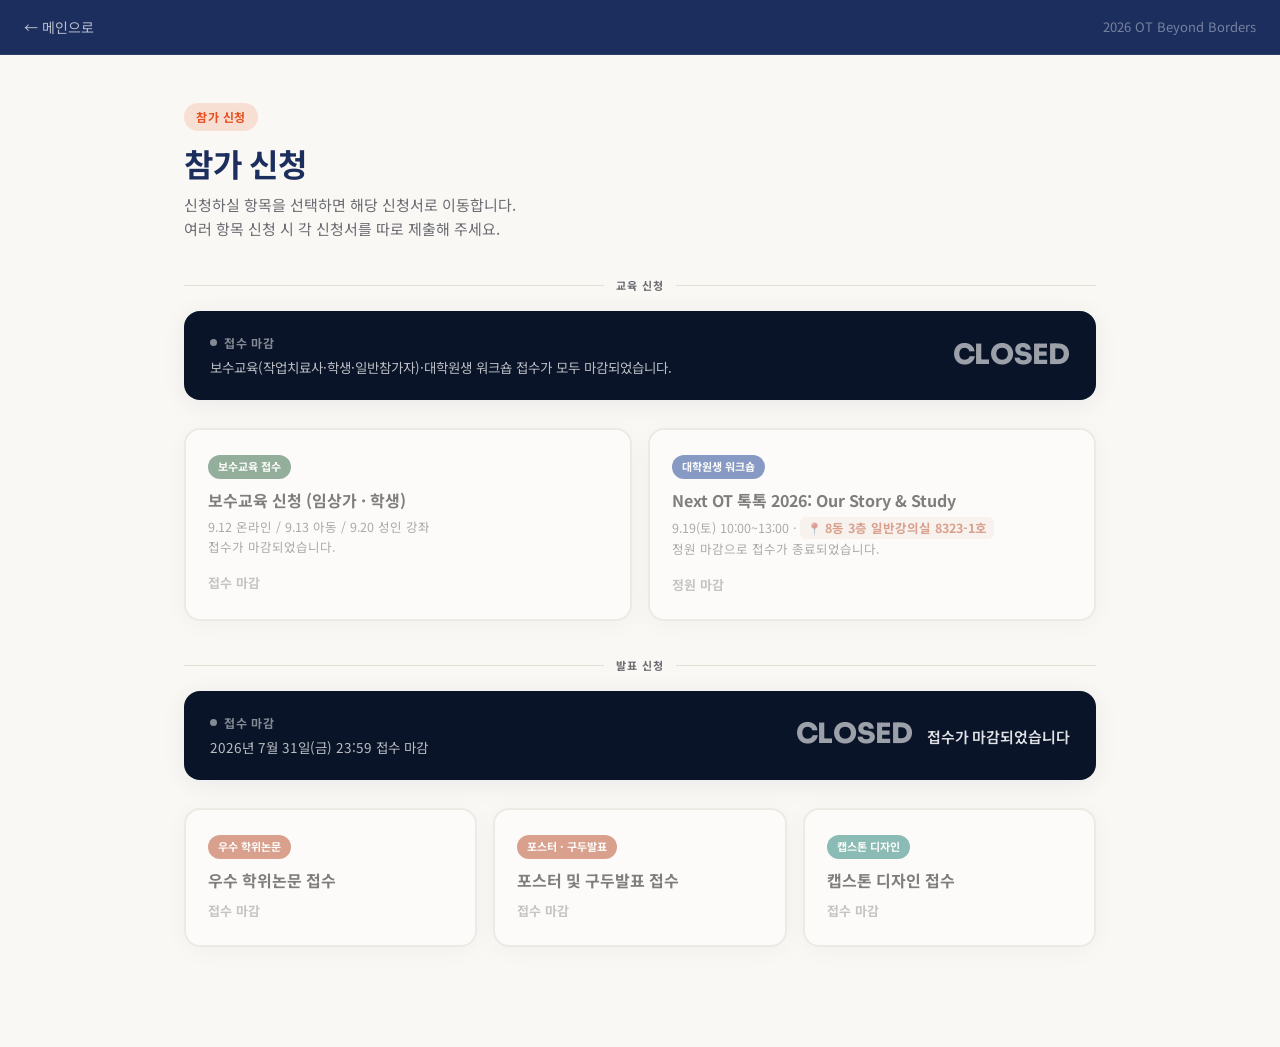
<file: register/index.html>
<!DOCTYPE html>
<html lang="ko">
<head>
  <meta charset="UTF-8">
  <meta name="viewport" content="width=device-width, initial-scale=1.0">
  <title>참가 신청 | 2026 OT Beyond Borders</title>
  <link rel="preconnect" href="https://fonts.googleapis.com">
  <link href="https://fonts.googleapis.com/css2?family=Sora:wght@400;600;700;800&family=Noto+Sans+KR:wght@400;500;700&display=swap" rel="stylesheet">
  <link rel="stylesheet" href="../css/reset.css">
  <link rel="stylesheet" href="../css/style.css">
  <link rel="stylesheet" href="register.css">
  <style>
    :root { --font-sans: var(--body); --font-display: var(--display); }

    .hub-main {
      max-width: 960px;
      margin: 0 auto;
      padding: 48px 24px 100px;
    }
    .hub-grid {
      display: grid;
      grid-template-columns: 1fr 1fr;
      gap: 16px;
    }
    /* ✏️ 편집: 발표 신청 3카드 — 3열 그리드 */
    .hub-grid--3 {
      grid-template-columns: repeat(3, 1fr);
    }
    @media (max-width: 960px) {
      .hub-grid--3 { grid-template-columns: 1fr 1fr; }
    }
    @media (max-width: 560px) {
      .hub-grid,
      .hub-grid--3 { grid-template-columns: 1fr; }
    }

    .hub-card {
      display: block;
      background: #fff;
      border: 2px solid var(--border);
      border-radius: 16px;
      padding: 22px;
      text-decoration: none;
      box-shadow: var(--shadow);
      transition: border-color 0.2s, transform 0.15s;
    }
    .hub-card:hover { border-color: var(--orange); transform: translateY(-3px); }
    /* ✏️ 편집: 접수 오픈 전 잠김 상태 */
    .hub-card.is-locked {
      opacity: 0.55;
      cursor: not-allowed;
      pointer-events: none;
      filter: grayscale(0.35);
    }
    .hub-card.is-locked .hub-go { color: var(--text-dim); }

    /* ===== D-day 카운트다운 배너 ===== */
    .reg-countdown {
      display: flex; align-items: center; gap: 20px; flex-wrap: wrap;
      background: var(--navy);
      color: #fff;
      border-radius: 16px;
      padding: 22px 26px;
      margin-bottom: 28px;
      box-shadow: var(--shadow);
    }
    .reg-countdown.is-open { background: var(--green); }
    .reg-countdown.is-closed { background: var(--navy-deep); }
    .reg-countdown.is-closed .rc-badge { color: rgba(255,255,255,0.5); }
    .reg-countdown.is-closed .rc-badge::before { animation: none; }
    .reg-countdown.is-closed .rc-dday { font-size: 28px; color: rgba(255,255,255,0.6); }
    .rc-left { display: flex; flex-direction: column; gap: 5px; }
    .rc-badge {
      display: inline-flex; align-items: center; gap: 7px;
      font-size: 12px; font-weight: 700; letter-spacing: 0.06em;
      color: var(--orange-l);
    }
    .rc-badge::before {
      content: ''; width: 7px; height: 7px; border-radius: 50%;
      background: currentColor;
      box-shadow: 0 0 0 0 currentColor;
      animation: rc-pulse 1.8s ease-out infinite;
    }
    .reg-countdown.is-open .rc-badge { color: #fff; }
    @keyframes rc-pulse {
      0%   { box-shadow: 0 0 0 0 rgba(255,107,58,0.6); }
      70%  { box-shadow: 0 0 0 8px rgba(255,107,58,0); }
      100% { box-shadow: 0 0 0 0 rgba(255,107,58,0); }
    }
    .rc-date { font-size: 13.5px; color: rgba(255,255,255,0.72); }
    .rc-main {
      margin-left: auto; text-align: right;
      display: flex; align-items: baseline; gap: 14px;
      flex-wrap: wrap; justify-content: flex-end;
    }
    .rc-dday {
      font-family: var(--display);
      font-size: 42px; font-weight: 800; line-height: 1;
      letter-spacing: -0.01em;
    }
    .rc-dday .num { color: var(--orange-l); }
    .reg-countdown.is-open .rc-dday { font-size: 28px; color: #fff; }
    .rc-timer {
      font-family: var(--display);
      font-variant-numeric: tabular-nums;
      font-size: 15px; font-weight: 600;
      color: rgba(255,255,255,0.88);
    }
    @media (max-width: 560px) {
      .reg-countdown { flex-direction: column; align-items: flex-start; gap: 14px; padding: 20px; }
      .rc-main { margin-left: 0; text-align: left; justify-content: flex-start; }
      .rc-dday { font-size: 38px; }
    }
    .hub-badge {
      display: inline-flex; align-items: center;
      font-size: 11px; font-weight: 700; color: #fff;
      padding: 3px 10px; border-radius: 100px;
      margin-bottom: 10px;
    }
    .hub-badge.green  { background: var(--green); }
    .hub-badge.orange { background: var(--orange); }
    .hub-badge.blue   { background: var(--blue); }
    .hub-badge.teal   { background: #0d9488; }
    .hub-title {
      font-size: 16px; font-weight: 700;
      color: var(--black);
      line-height: 1.4;
      margin-bottom: 6px;
    }
    .hub-meta {
      font-size: 12.5px;
      color: var(--text-sub);
      line-height: 1.6;
      margin-bottom: 12px;
    }
    .hub-go {
      font-size: 13px; font-weight: 700;
      color: var(--orange);
    }
    .hub-section-label {
      display: flex; align-items: center; gap: 12px;
      margin: 36px 0 16px;
    }
    .hub-section-label span {
      font-size: 11px; font-weight: 700; letter-spacing: 0.08em;
      text-transform: uppercase; color: var(--text-sub);
      white-space: nowrap;
    }
    .hub-section-label::before, .hub-section-label::after {
      content: ''; flex: 1; height: 1px; background: var(--border);
    }
  </style>
</head>
<body>
  <header class="reg-page-header">
    <a href="../index.html" class="reg-back-btn">← 메인으로</a>
    <span class="reg-site-title">2026 OT Beyond Borders</span>
  </header>

  <main class="hub-main">
    <span class="reg-prog-badge" style="background:rgba(232,80,31,0.15);color:var(--orange)">참가 신청</span>
    <h1 class="reg-page-title">참가 신청</h1>
    <p class="reg-page-desc">신청하실 항목을 선택하면 해당 신청서로 이동합니다.<br>여러 항목 신청 시 각 신청서를 따로 제출해 주세요.</p>

    <div class="hub-section-label"><span>교육 신청</span></div>
    <!-- ✏️ 편집: 전체 접수 마감 — 재오픈 시 is-closed 제거하고 문구를 오픈 안내로 되돌릴 것 -->
    <div class="reg-countdown is-closed" role="status" aria-live="polite">
      <div class="rc-left">
        <span class="rc-badge">접수 마감</span>
        <span class="rc-date">보수교육(작업치료사·학생·일반참가자)·대학원생 워크숍 접수가 모두 마감되었습니다.</span>
      </div>
      <div class="rc-main">
        <span class="rc-dday">CLOSED</span>
      </div>
    </div>
    <div class="hub-grid">
      <!-- ✏️ 편집: 전체 접수 마감 — 재오픈 시 is-locked 클래스·aria-disabled·tabindex 제거하고 hub-go 문구를 "신청서 작성 →"로 되돌릴 것 -->
      <a class="hub-card is-locked" href="ceu.html" aria-disabled="true" tabindex="-1">
        <span class="hub-badge green">보수교육 접수</span>
        <div class="hub-title">보수교육 신청 (임상가 · 학생)</div>
        <div class="hub-meta">9.12 온라인 / 9.13 아동 / 9.20 성인 강좌<br>접수가 마감되었습니다.</div>
        <span class="hub-go">접수 마감</span>
      </a>
      <!-- ✏️ 편집: 정원 마감 — 날짜 게이트(edu)와 무관하게 정적으로 잠금 처리. 정원 재오픈 시 is-locked 클래스·aria-disabled·tabindex 제거하고 hub-go 문구를 "신청서 작성 →"로 되돌릴 것 -->
      <a class="hub-card is-locked" href="workshop.html" aria-disabled="true" tabindex="-1">
        <span class="hub-badge blue">대학원생 워크숍</span>
        <div class="hub-title">Next OT 톡톡 2026: Our Story &amp; Study</div>
        <div class="hub-meta">9.19(토) 10:00~13:00 · <span class="venue">8동 3층 일반강의실 8323-1호</span><br>정원 마감으로 접수가 종료되었습니다.</div>
        <span class="hub-go">정원 마감</span>
      </a>
    </div>

    <div class="hub-section-label"><span>발표 신청</span></div>
    <!-- ✏️ 편집: 발표 신청 접수 마감 카운트다운 (마감일 7/31 23:59:59 이후 자동 잠김) -->
    <div class="reg-countdown" data-gate="pres" role="status" aria-live="polite">
      <div class="rc-left">
        <span class="rc-badge">접수 진행 중</span>
        <span class="rc-date">2026년 7월 31일(금) 23:59 접수 마감</span>
      </div>
      <div class="rc-main">
        <span class="rc-dday">D<span class="num">-00</span></span>
        <span class="rc-timer">남은 시간을 계산 중…</span>
      </div>
    </div>
    <div class="hub-grid hub-grid--3">
      <a class="hub-card" data-gate="pres" href="oral.html">
        <span class="hub-badge orange">우수 학위논문</span>
        <div class="hub-title">우수 학위논문 접수</div>
        <span class="hub-go">신청서 작성 →</span>
      </a>
      <a class="hub-card" data-gate="pres" href="poster.html">
        <span class="hub-badge orange">포스터 · 구두발표</span>
        <div class="hub-title">포스터 및 구두발표 접수</div>
        <span class="hub-go">신청서 작성 →</span>
      </a>
      <a class="hub-card" data-gate="pres" href="capstone.html">
        <span class="hub-badge teal">캡스톤 디자인</span>
        <div class="hub-title">캡스톤 디자인 접수</div>
        <span class="hub-go">신청서 작성 →</span>
      </a>
    </div>
  </main>

  <!-- ✏️ 편집: 분류별 접수 게이팅 + D-day/마감 카운트다운
       교육 신청(edu)은 전체 마감으로 정적 처리해 더 이상 이 스크립트가 관리하지 않음(위 배너·카드 참고).
       발표 신청(pres) = 마감 게이트(7/31 23:59:59까지, 오늘 기준 이미 지나 자동 마감 표시됨) -->
  <script>
    (function () {
      function pad(n) { return (n < 10 ? '0' : '') + n; }
      // KST 기준 '달력 날짜 번호' (자정 경계로 D-day 계산)
      function kstDayNum(ts) { return Math.floor((ts + 9 * 3600000) / 86400000); }

      function formatCountdown(diffMs) {
        if (diffMs < 0) diffMs = 0;
        var s = Math.floor(diffMs / 1000);
        var days = Math.floor(s / 86400);
        var h = Math.floor((s % 86400) / 3600);
        var m = Math.floor((s % 3600) / 60);
        var sec = s % 60;
        return (days > 0 ? days + '일 ' : '') + pad(h) + ':' + pad(m) + ':' + pad(sec);
      }

      function wireGate(gateKey, mode, tsIso, lockedGoText) {
        var banner = document.querySelector('.reg-countdown[data-gate="' + gateKey + '"]');
        var cards = document.querySelectorAll('.hub-card[data-gate="' + gateKey + '"]');
        if (!banner || !cards.length) return;

        var ts = new Date(tsIso).getTime();
        var elBadge = banner.querySelector('.rc-badge');
        var elDday = banner.querySelector('.rc-dday');
        var elTimer = banner.querySelector('.rc-timer');

        function isOpenNow() {
          return mode === 'close-at' ? Date.now() < ts : Date.now() >= ts;
        }

        function lockCards() {
          cards.forEach(function (c) {
            c.classList.add('is-locked');
            c.setAttribute('aria-disabled', 'true');
            c.setAttribute('tabindex', '-1');
            var go = c.querySelector('.hub-go');
            if (go) {
              if (!go.dataset.orig) go.dataset.orig = go.textContent;
              go.textContent = lockedGoText;
            }
          });
        }
        function unlockCards() {
          cards.forEach(function (c) {
            c.classList.remove('is-locked');
            c.removeAttribute('aria-disabled');
            c.removeAttribute('tabindex');
            var go = c.querySelector('.hub-go');
            if (go && go.dataset.orig) go.textContent = go.dataset.orig;
          });
        }
        cards.forEach(function (c) {
          c.addEventListener('click', function (e) {
            if (c.classList.contains('is-locked')) e.preventDefault();
          });
        });

        var finished = false;

        function renderOpenFinal() {
          banner.classList.add('is-open');
          banner.classList.remove('is-closed');
          elBadge.textContent = '접수 진행 중';
          elDday.textContent = 'OPEN';
          elTimer.textContent = '지금 신청하실 수 있습니다';
          unlockCards();
        }
        function renderClosedFinal() {
          banner.classList.add('is-closed');
          banner.classList.remove('is-open');
          elBadge.textContent = '접수 마감';
          elDday.textContent = 'CLOSED';
          elTimer.textContent = '접수가 마감되었습니다';
          lockCards();
        }

        function tick() {
          if (mode === 'open-at') {
            if (isOpenNow()) { if (!finished) { finished = true; renderOpenFinal(); } return; }
            var dday = kstDayNum(ts) - kstDayNum(Date.now());
            elDday.innerHTML = 'D<span class="num">-' + dday + '</span>';
            elTimer.textContent = formatCountdown(ts - Date.now()) + ' 남음';
          } else {
            if (!isOpenNow()) { if (!finished) { finished = true; renderClosedFinal(); } return; }
            banner.classList.add('is-open');
            var dday2 = kstDayNum(ts) - kstDayNum(Date.now());
            elDday.innerHTML = 'D<span class="num">-' + Math.max(dday2, 0) + '</span>';
            elTimer.textContent = formatCountdown(ts - Date.now()) + ' 남음 (마감까지)';
          }
        }

        if (mode === 'open-at' && !isOpenNow()) lockCards(); // 기본 잠김 (fail-closed)
        if (mode === 'close-at' && isOpenNow()) banner.classList.add('is-open'); // 초기 렌더부터 진행중 표시

        tick();
        var timer = setInterval(function () {
          tick();
          if (finished) clearInterval(timer);
        }, 1000);
      }

      wireGate('pres', 'close-at', '2026-07-31T23:59:59+09:00', '접수 마감');
    })();
  </script>
</body>
</html>
</file>
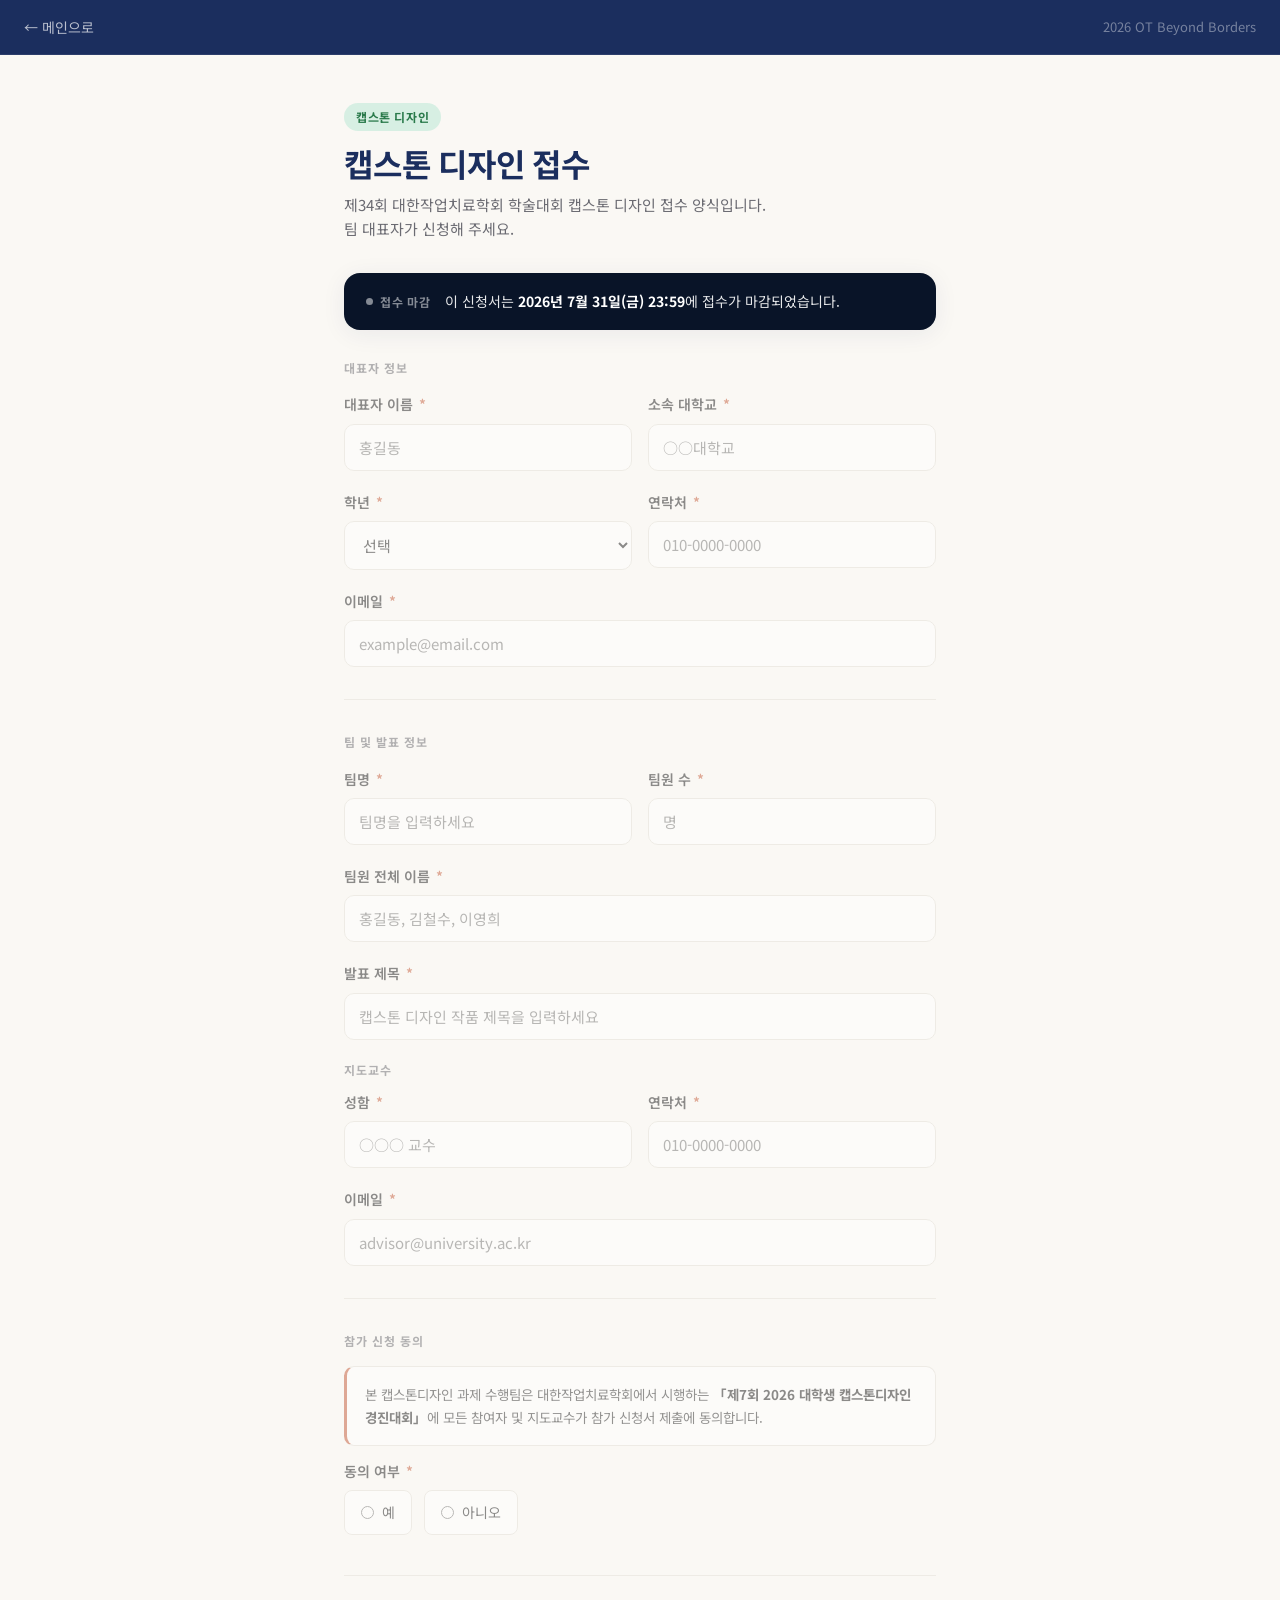
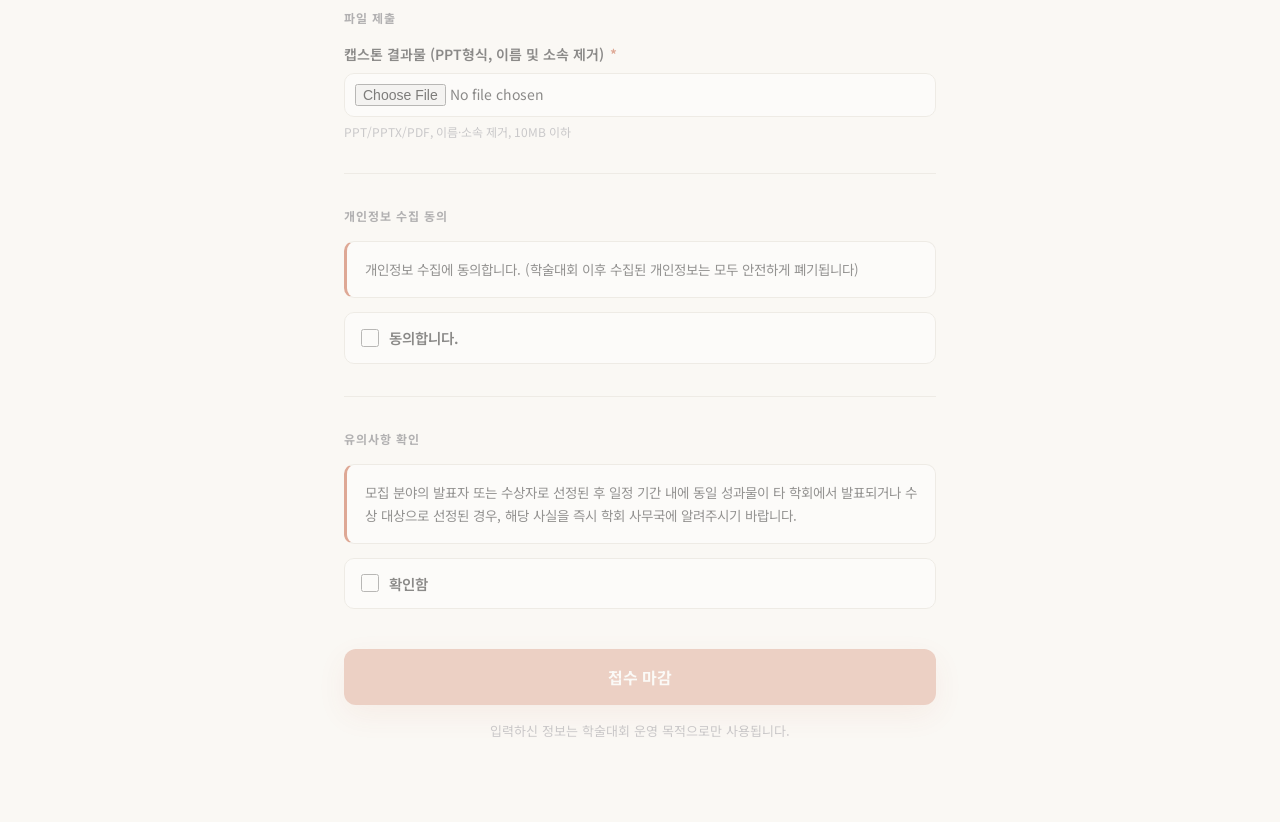
<file: register/capstone.html>
<!DOCTYPE html>
<html lang="ko">
<head>
  <meta charset="UTF-8">
  <meta name="viewport" content="width=device-width, initial-scale=1.0">
  <title>캡스톤 디자인 접수 | 2026 OT Beyond Borders</title>
  <link rel="preconnect" href="https://fonts.googleapis.com">
  <link href="https://fonts.googleapis.com/css2?family=Sora:wght@400;600;700;800&family=Noto+Sans+KR:wght@400;500;700&display=swap" rel="stylesheet">
  <link rel="stylesheet" href="../css/reset.css">
  <link rel="stylesheet" href="../css/style.css">
  <link rel="stylesheet" href="register.css">
  <style>:root{--font-sans:var(--body);--font-display:var(--display);}</style>
</head>
<body>
  <header class="reg-page-header">
    <a href="../index.html" class="reg-back-btn">← 메인으로</a>
    <span class="reg-site-title">2026 OT Beyond Borders</span>
  </header>

  <main class="reg-main">
    <span class="reg-prog-badge" style="background:rgba(16,185,129,0.15);color:var(--green)">캡스톤 디자인</span>
    <h1 class="reg-page-title">캡스톤 디자인 접수</h1>
    <p class="reg-page-desc">제34회 대한작업치료학회 학술대회 캡스톤 디자인 접수 양식입니다.<br>팀 대표자가 신청해 주세요.</p>

    <div id="success-msg" class="success-msg">
      <div class="success-icon">✅</div>
      <div class="success-title">접수가 완료되었습니다</div>
      <p class="success-desc">캡스톤 디자인 접수가 접수되었습니다.<br>확인 후 이메일로 안내드리겠습니다.</p>
    </div>

    <form id="reg-form">
      <input type="hidden" name="form_type" value="캡스톤 디자인 접수">

      <div class="reg-form-section">
        <div class="reg-form-section-title">대표자 정보</div>
        <div class="form-row">
          <div class="form-group">
            <label>대표자 이름 <span class="req">*</span></label>
            <input type="text" name="name" required placeholder="홍길동">
          </div>
          <div class="form-group">
            <label>소속 대학교 <span class="req">*</span></label>
            <input type="text" name="affiliation" required placeholder="○○대학교">
          </div>
        </div>
        <div class="form-row">
          <div class="form-group">
            <label>학년 <span class="req">*</span></label>
            <select name="grade" required>
              <option value="" disabled selected>선택</option>
              <option>1학년</option>
              <option>2학년</option>
              <option>3학년</option>
              <option>4학년</option>
            </select>
          </div>
          <div class="form-group">
            <label>연락처 <span class="req">*</span></label>
            <input type="tel" name="phone" required placeholder="010-0000-0000"
                   pattern="01[016789]-?\d{3,4}-?\d{4}">
          </div>
        </div>
        <div class="form-group">
          <label>이메일 <span class="req">*</span></label>
          <input type="email" name="email" required placeholder="example@email.com">
        </div>
      </div>

      <div class="reg-divider"></div>

      <div class="reg-form-section">
        <div class="reg-form-section-title">팀 및 발표 정보</div>
        <div class="form-row">
          <div class="form-group">
            <label>팀명 <span class="req">*</span></label>
            <input type="text" name="team_name" required placeholder="팀명을 입력하세요">
          </div>
          <div class="form-group">
            <label>팀원 수 <span class="req">*</span></label>
            <input type="number" name="team_size" required min="1" max="10" placeholder="명">
          </div>
        </div>
        <div class="form-group">
          <label>팀원 전체 이름 <span class="req">*</span></label>
          <input type="text" name="team_members" required placeholder="홍길동, 김철수, 이영희">
        </div>
        <div class="form-group">
          <label>발표 제목 <span class="req">*</span></label>
          <input type="text" name="title" required placeholder="캡스톤 디자인 작품 제목을 입력하세요">
        </div>
        <div class="reg-form-section-title" style="margin-top:8px;margin-bottom:12px">지도교수</div>
        <div class="form-row">
          <div class="form-group">
            <label>성함 <span class="req">*</span></label>
            <input type="text" name="advisor_name" required placeholder="○○○ 교수">
          </div>
          <div class="form-group">
            <label>연락처 <span class="req">*</span></label>
            <input type="tel" name="advisor_phone" required placeholder="010-0000-0000">
          </div>
        </div>
        <div class="form-group">
          <label>이메일 <span class="req">*</span></label>
          <input type="email" name="advisor_email" required placeholder="advisor@university.ac.kr">
        </div>
      </div>

      <div class="reg-divider"></div>

      <div class="reg-form-section">
        <div class="reg-form-section-title">참가 신청 동의</div>
        <div class="notice-box">
          본 캡스톤디자인 과제 수행팀은 대한작업치료학회에서 시행하는 <strong>「제7회 2026 대학생 캡스톤디자인 경진대회」</strong>에
          모든 참여자 및 지도교수가 참가 신청서 제출에 동의합니다.
        </div>
        <div class="form-group">
          <label>동의 여부 <span class="req">*</span></label>
          <div class="radio-group">
            <label><input type="radio" name="agree_competition" value="예" required> 예</label>
            <label><input type="radio" name="agree_competition" value="아니오"> 아니오</label>
          </div>
        </div>
      </div>

      <div class="reg-divider"></div>

      <div class="reg-form-section">
        <div class="reg-form-section-title">파일 제출</div>
        <div class="form-group">
          <label>캡스톤 결과물 (PPT형식, 이름 및 소속 제거) <span class="req">*</span></label>
          <input type="file" name="capstone_file" required accept=".ppt,.pptx,.pdf">
          <p class="hint">PPT/PPTX/PDF, 이름·소속 제거, 10MB 이하</p>
        </div>
      </div>

      <div class="reg-divider"></div>

      <div class="reg-form-section">
        <div class="reg-form-section-title">개인정보 수집 동의</div>
        <div class="notice-box">
          개인정보 수집에 동의합니다. (학술대회 이후 수집된 개인정보는 모두 안전하게 폐기됩니다)
        </div>
        <div class="agree-check">
          <label>
            <input type="checkbox" name="agree_privacy" value="동의합니다." required>
            동의합니다.
          </label>
        </div>
      </div>

      <div class="reg-divider"></div>

      <div class="reg-form-section">
        <div class="reg-form-section-title">유의사항 확인</div>
        <div class="form-group">
          <div class="notice-box">
            모집 분야의 발표자 또는 수상자로 선정된 후 일정 기간 내에 동일 성과물이 타 학회에서 발표되거나 수상 대상으로 선정된 경우, 해당 사실을 즉시 학회 사무국에 알려주시기 바랍니다.
          </div>
          <div class="agree-check">
            <label>
              <input type="checkbox" name="dup_selection_notice_confirm" value="확인함" required>
              확인함
            </label>
          </div>
        </div>
      </div>

      <div class="submit-wrap">
        <button type="submit" class="submit-btn" id="submit-btn">접수하기</button>
        <p class="form-notice">입력하신 정보는 학술대회 운영 목적으로만 사용됩니다.</p>
      </div>
    </form>
  </main>

  <script src="supabase-config.js"></script>
  <script src="forms-config.js"></script>
  <!-- ✏️ 편집: 발표 신청 — 마감 게이트 (7/31 23:59:59까지 접수) -->
  <script>
    window.REG_GATE = {
      mode: 'close-at',
      ts: '2026-07-31T23:59:59+09:00',
      label: '2026년 7월 31일(금) 23:59',
    };
  </script>
  <script src="register.js"></script>
</body>
</html>
</file>
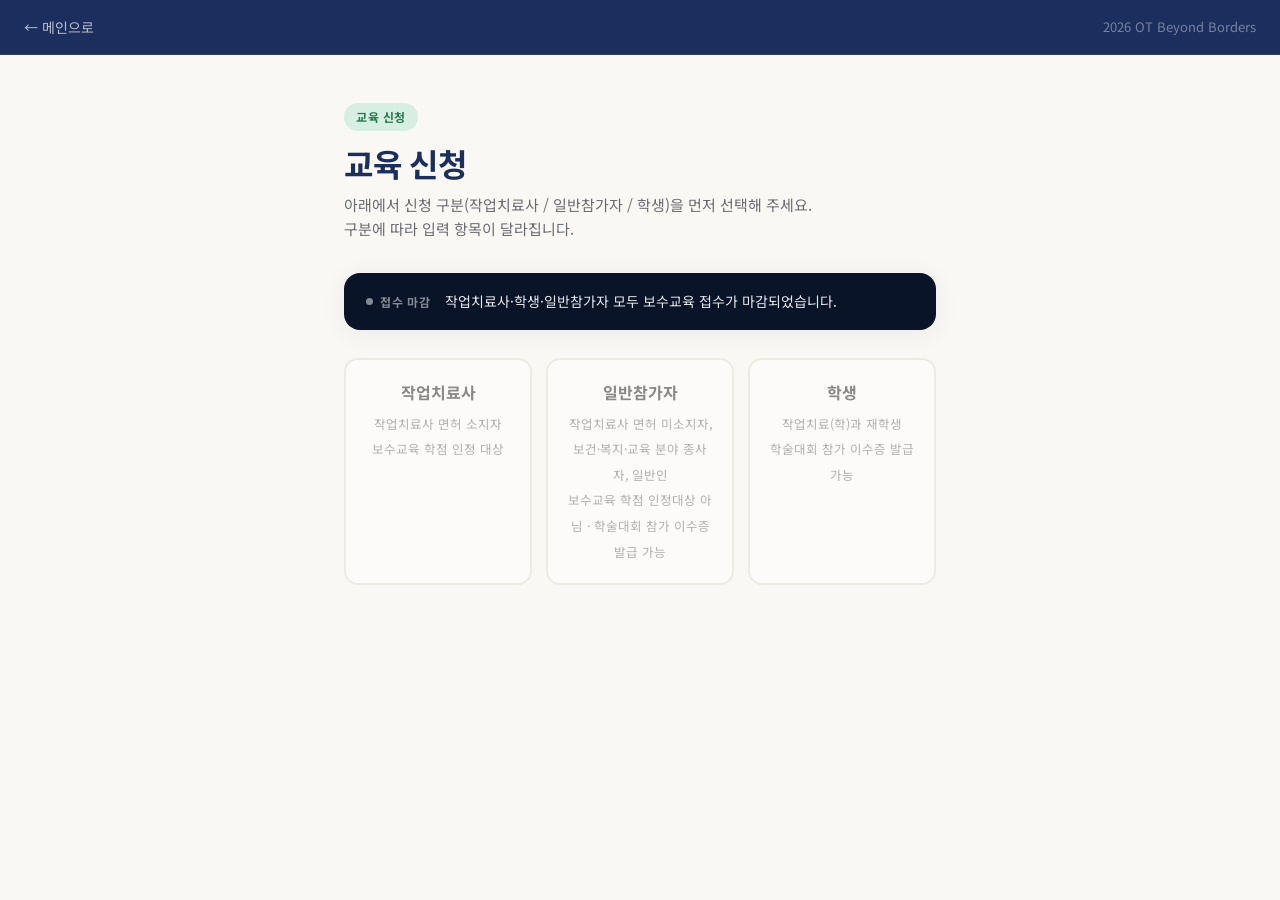
<file: register/ceu.html>
<!DOCTYPE html>
<html lang="ko">
<head>
  <meta charset="UTF-8">
  <meta name="viewport" content="width=device-width, initial-scale=1.0">
  <title>교육 신청 | 2026 OT Beyond Borders</title>
  <link rel="preconnect" href="https://fonts.googleapis.com">
  <link href="https://fonts.googleapis.com/css2?family=Sora:wght@400;600;700;800&family=Noto+Sans+KR:wght@400;500;700&display=swap" rel="stylesheet">
  <link rel="stylesheet" href="../css/reset.css">
  <link rel="stylesheet" href="../css/style.css">
  <link rel="stylesheet" href="register.css">
  <style>:root{--font-sans:var(--body);--font-display:var(--display);}</style>
</head>
<body>
  <header class="reg-page-header">
    <a href="../index.html" class="reg-back-btn">← 메인으로</a>
    <span class="reg-site-title">2026 OT Beyond Borders</span>
  </header>

  <main class="reg-main">
    <span class="reg-prog-badge" style="background:rgba(16,185,129,0.15);color:var(--green)">교육 신청</span>
    <h1 class="reg-page-title">교육 신청</h1>
    <p class="reg-page-desc">아래에서 신청 구분(작업치료사 / 일반참가자 / 학생)을 먼저 선택해 주세요.<br>구분에 따라 입력 항목이 달라집니다.</p>

    <div id="success-msg" class="success-msg">
      <div class="success-icon">✅</div>
      <div class="success-title">신청이 완료되었습니다</div>
      <p class="success-desc">보수교육 신청이 접수되었습니다.<br>교육비 입금 확인 후 최종 등록되며, 안내는 이메일로 발송됩니다.</p>
    </div>

    <form id="reg-form">

      <!-- ===== 신청 구분 선택 ===== -->
      <div class="role-select" id="role-select">
        <label>
          <input type="radio" name="form_type" value="작업치료사" required>
          <span class="role-name">작업치료사</span>
          <span class="role-desc">작업치료사 면허 소지자<br>보수교육 학점 인정 대상</span>
        </label>
        <label>
          <input type="radio" name="form_type" value="일반참가자" required>
          <span class="role-name">일반참가자</span>
          <span class="role-desc">작업치료사 면허 미소지자, 보건·복지·교육 분야 종사자, 일반인<br>보수교육 학점 인정대상 아님 · 학술대회 참가 이수증 발급 가능</span>
        </label>
        <label>
          <input type="radio" name="form_type" value="학생" required>
          <span class="role-name">학생</span>
          <span class="role-desc">작업치료(학)과 재학생<br>학술대회 참가 이수증 발급 가능</span>
        </label>
      </div>

      <div id="form-body" hidden>

        <!-- ===== 신청자 정보 ===== -->
        <div class="reg-form-section">
          <div class="reg-form-section-title">신청자 정보</div>
          <div class="form-row">
            <div class="form-group">
              <label>성명 <span class="req">*</span></label>
              <input type="text" name="name" required placeholder="홍길동">
            </div>
            <div class="form-group">
              <label>핸드폰 번호 <span class="req">*</span></label>
              <input type="tel" name="phone" required placeholder="010-0000-0000"
                     pattern="01[016789]-?\d{3,4}-?\d{4}">
              <p class="hint">보수교육 출석체크에 사용됩니다.</p>
            </div>
          </div>
          <div class="form-group">
            <label>이메일 주소 <span class="req">*</span></label>
            <input type="email" name="email" required placeholder="example@email.com">
            <p class="hint">교육 안내가 이메일로 발송됩니다.</p>
          </div>

          <!-- 비면허 신청자 전용(일반참가자·학생 공통): 생년월일 · 소속 -->
          <fieldset class="role-section noncert-only" disabled hidden>
            <div class="form-row">
              <div class="form-group">
                <label>생년월일 <span class="req">*</span></label>
                <input type="text" name="birth" required placeholder="2000-01-01"
                       pattern="\d{4}-\d{2}-\d{2}" inputmode="numeric">
                <p class="hint">0000-00-00 형식으로 입력해 주세요.</p>
              </div>
              <div class="form-group">
                <label>소속 <span class="req">*</span></label>
                <input type="text" name="affiliation" required placeholder="○○대학교 작업치료(학)과">
              </div>
            </div>
          </fieldset>
        </div>

        <div class="reg-divider"></div>

        <!-- ===== 작업치료사 전용: 보수교육 · 회원 정보 (신청 교육명 위) ===== -->
        <fieldset class="role-section clinician-only" disabled hidden>
          <div class="reg-form-section">
            <div class="reg-form-section-title">보수교육 · 회원 정보</div>
            <div class="form-group">
              <label>보수교육 신청 유무 <span class="req">*</span></label>
              <div class="radio-group">
                <label><input type="radio" name="ceu_apply" value="신청" required> 신청</label>
                <label><input type="radio" name="ceu_apply" value="미신청"> 미신청</label>
              </div>
              <p class="hint warn-text">* 오기재로 인한 보수교육 불인정은 변경이 불가능합니다.</p>
            </div>
            <div class="form-row">
              <div class="form-group">
                <label>대한작업치료사협회 ID <span class="req">*</span></label>
                <input type="text" name="kaot_id" required placeholder="협회 홈페이지 ID">
              </div>
              <div class="form-group">
                <label>대한작업치료사협회 회원등급 <span class="req">*</span></label>
                <select name="kaot_grade" required>
                  <option value="" disabled selected>선택</option>
                  <option>평생회원</option>
                  <option>정회원</option>
                  <option>준회원</option>
                  <option>인증완료회원</option>
                </select>
              </div>
            </div>
            <div class="form-row">
              <div class="form-group">
                <label>작업치료사 면허번호 <span class="req">*</span></label>
                <input type="text" name="license_no" required placeholder="면허번호">
              </div>
              <div class="form-group">
                <label>임상경력 <span class="req">*</span></label>
                <div class="career-input">
                  <span class="career-prefix">약</span>
                  <input type="number" name="career_years" required placeholder="0" min="0" max="60" inputmode="numeric">
                  <span class="career-suffix">년</span>
                </div>
                <p class="hint">반올림하여 연 단위로 입력해 주세요.</p>
              </div>
            </div>
          </div>
          <div class="reg-divider"></div>
        </fieldset>

        <!-- ===== 신청 교육명 ===== -->
        <div class="reg-form-section">
          <div class="reg-form-section-title">신청 교육명</div>
          <div class="form-group">
            <label>수강할 교육을 모두 선택해 주세요 <span class="req">*</span></label>
            <!-- ✏️ 편집: 강좌 추가/변경 시 아래 항목 수정 (강좌별 개별 선택) -->
            <div class="check-group" data-min-check data-min-check-msg="신청할 교육을 1개 이상 선택해 주세요.">
              <label>
                <input type="checkbox" name="courses" class="course-check" value="9.12(토) 온라인 — 성인 발달장애인 지원사업의 이해와 실제">
                <span>9.12(토) 온라인 강좌 — 성인 발달장애인 지원사업의 이해와 실제
                  <span class="course-meta">14:00~18:00 (4시간) · <span class="venue">온라인 Zoom</span></span>
                </span>
              </label>
              <label>
                <input type="checkbox" name="courses" class="course-check" value="9.13(일) 치료적 상호작용 전략">
                <span>9.13(일) 치료적 상호작용 전략
                  <span class="course-meta">09:00~13:00 (4시간) · <span class="venue">국립정신건강센터 지하1층 어울림홀(서울)</span></span>
                </span>
              </label>
              <label>
                <input type="checkbox" name="courses" class="course-check" value="9.13(일) 플로어타임 & OPC">
                <span>9.13(일) 플로어타임 &amp; OPC
                  <span class="course-meta">14:00~18:00 (4시간) · <span class="venue">국립정신건강센터 지하1층 어울림홀(서울)</span></span>
                </span>
              </label>
              <!-- 9.19(토) 학술대회 — 작업치료사·일반참가자: 강좌 단일 체크 -->
              <label class="course-919-standard">
                <input type="checkbox" name="courses" class="course-check" value="9.19(토) AI와 함께 하는 작업치료 임상과 전문역량">
                <span>9.19(토) AI와 함께 하는 작업치료 임상과 전문역량 <span class="course-extend-badge" hidden>접수연장(~9/7월까지)</span>
                  <span class="course-meta">10:00~13:00 (3시간) · <span class="venue">대전보건대학교 8동 4층 대강당</span></span>
                </span>
              </label>
              <!-- 9.19(토) 학술대회 — 학생: 일반참가 / 강좌수강 2단 선택 (상호 배타) -->
              <label class="course-919-student" hidden>
                <input type="checkbox" name="courses" class="course-check course-919-student-check" value="9.19(토) 학술대회 일반참가">
                <span>9.19(토) 학술대회 일반참가 <span class="course-extend-badge">접수연장(~9/7월까지)</span>
                  <span class="course-meta">10:00~13:00 · <span class="venue">대전보건대학교 8동 4층 대강당</span></span>
                  <span class="course-meta">캡스톤·학위논문·학술논문 발표 참관, 포스터 관람, 명사초청특강, 세리머니 참관, 부스 체험</span>
                </span>
              </label>
              <label class="course-919-student" hidden>
                <input type="checkbox" name="courses" class="course-check course-919-student-check" value="9.19(토) AI와 함께 하는 작업치료 임상과 전문역량 (강좌수강)">
                <span>9.19(토) AI와 함께 하는 작업치료 임상과 전문역량 (강좌수강) <span class="course-extend-badge">접수연장(~9/7월까지)</span>
                  <span class="course-meta">10:00~13:00 (3시간) · <span class="venue">대전보건대학교 8동 4층 대강당</span></span>
                  <span class="course-meta">학술강좌 수강(AI와 함께 하는 작업치료 임상과 전문역량) + 포스터 관람, 명사초청특강, 세리머니 참관, 부스 체험</span>
                </span>
              </label>
              <p class="hint course-919-student" hidden>일반참가·강좌수강 모두 교육 시간(10:00~13:00) 외에는 9.19(토) 학술대회의 모든 일정에 참여하실 수 있습니다.</p>
              <label>
                <input type="checkbox" name="courses" class="course-check" value="9.20(일) 회복기 재활·재택의료">
                <span>9.20(일) 회복기 재활·재택의료 <span class="course-extend-badge" hidden>접수연장(~9/7월까지)</span>
                  <span class="course-meta">09:00~13:00 (4시간) · <span class="venue">국립정신건강센터 열린강당(서울)</span></span>
                </span>
              </label>
              <label>
                <input type="checkbox" name="courses" class="course-check" value="9.20(일) 지역사회 통합돌봄과 작업치료">
                <span>9.20(일) 지역사회 통합돌봄과 작업치료 <span class="course-extend-badge" hidden>접수연장(~9/7월까지)</span>
                  <span class="course-meta">14:00~18:00 (4시간) · <span class="venue">국립정신건강센터 열린강당(서울)</span></span>
                </span>
              </label>
            </div>
          </div>
        </div>

        <div class="reg-divider"></div>

        <!-- ===== 환불 계좌 ===== -->
        <div class="reg-form-section">
          <div class="reg-form-section-title">개인 환불 계좌</div>
          <div class="form-row">
            <div class="form-group">
              <label>은행명 <span class="req">*</span></label>
              <select name="refund_bank" required>
                <option value="" disabled selected>선택</option>
                <option>KB국민은행</option>
                <option>신한은행</option>
                <option>우리은행</option>
                <option>하나은행</option>
                <option>NH농협은행</option>
                <option>IBK기업은행</option>
                <option>SC제일은행</option>
                <option>한국씨티은행</option>
                <option>카카오뱅크</option>
                <option>토스뱅크</option>
                <option>케이뱅크</option>
                <option>우체국</option>
                <option>새마을금고</option>
                <option>신협</option>
                <option>수협은행</option>
                <option>iM뱅크(대구)</option>
                <option>부산은행</option>
                <option>경남은행</option>
                <option>광주은행</option>
                <option>전북은행</option>
                <option>제주은행</option>
                <option>기타</option>
              </select>
            </div>
            <div class="form-group">
              <label>계좌번호 <span class="req">*</span></label>
              <input type="text" name="refund_account" required placeholder="'-' 없이 숫자만 입력" inputmode="numeric">
              <p class="hint">환불이 필요한 경우에만 사용됩니다. (본인 명의 계좌)</p>
            </div>
          </div>
        </div>

        <div class="reg-divider"></div>

        <!-- ===== 학술대회 참가 이수증 발급 신청 ===== -->
        <div class="reg-form-section">
          <div class="reg-form-section-title">대한작업치료학회 학술대회 참가 이수증 발급 신청</div>
          <div class="notice-box">
            <ul>
              <li>학회에서 발급되는 학술대회 이수증은 <strong>협회 보수교육 이수증과는 다릅니다.</strong></li>
              <li>이수증은 신청자에 한해 <u><strong>학술대회 종료 이후 개별 메일로 발송</strong></u>됩니다. (종료 후 최대 2주 이내)</li>
            </ul>
          </div>
          <div class="form-group">
            <label>이수증 발급 신청 여부 <span class="req">*</span></label>
            <div class="radio-group">
              <label><input type="radio" name="certificate" value="신청" required> 신청</label>
              <label><input type="radio" name="certificate" value="미신청"> 미신청</label>
            </div>
          </div>
        </div>

        <div class="reg-divider"></div>

        <!-- ===== 교육비 납부방법 ===== -->
        <div class="reg-form-section">
          <div class="reg-form-section-title">교육비 납부방법 (선택)</div>

          <!-- ✏️ 편집: 납부방법·계좌는 변경될 수 있음 — 변경 시 아래 항목 수정 -->
          <div class="form-group">
            <label>납부방법을 선택해 주세요 <span class="req">*</span></label>
            <div class="pay-method-group">
              <label class="pay-method">
                <input type="radio" name="pay_method_primary" value="카드결제" required>
                <span class="pay-method-body">
                  <span class="pay-method-name">카드결제</span>
                  <span class="pay-method-desc">개인 연락처로 결재링크 발송 (카카오톡 결재선생)<br>
                    <strong class="warn-text">* 2일 이내 미결제 시 미수강으로 간주하여 다음 순번으로 넘어갑니다.</strong></span>
                </span>
              </label>
              <label class="pay-method">
                <input type="radio" name="pay_method_primary" value="계좌이체">
                <span class="pay-method-body">
                  <span class="pay-method-name">계좌이체</span>
                  <span class="pay-method-desc">아래에서 개인납부 또는 기관납부를 선택해 주세요.</span>
                </span>
              </label>
            </div>
          </div>

          <!-- 계좌이체 선택 시: 개인납부(기본) / 기관납부 -->
          <div class="pay-method-sub" id="pay-transfer-sub" hidden>
            <p class="pay-method-sub-label">계좌이체 세부 선택</p>
            <div class="pay-method-group">
              <label class="pay-method pay-method-sub-item">
                <input type="radio" name="pay_method_sub" value="개인납부" checked disabled>
                <span class="pay-method-body">
                  <span class="pay-method-name">개인납부</span>
                  <span class="pay-method-desc">개인 연락처로 결재링크 발송 (카카오톡 결재선생)<br>
                    <strong class="warn-text">* 2일 이내 미결제 시 미수강으로 간주하여 다음 순번으로 넘어갑니다.</strong></span>
                </span>
              </label>
              <label class="pay-method pay-method-sub-item">
                <input type="radio" name="pay_method_sub" value="기관납부" disabled>
                <span class="pay-method-body">
                  <span class="pay-method-name">기관 납부</span>
                  <span class="pay-method-desc">접수 완료 후 <strong>ksotoffice@naver.com</strong>로 입금 계좌 개별 문의</span>
                </span>
              </label>
            </div>
          </div>
          <input type="hidden" name="pay_method" id="pay-method-value" value="">

          <!-- 기관 납부 선택 시에만 노출 -->
          <div class="form-group" id="payer-name-group" hidden>
            <label>기관 납부 입금자명 <span class="req">*</span></label>
            <input type="text" name="payer_name" placeholder="입금자(신청자)명" disabled>
            <p class="hint">기관명으로 이체 시 확인이 어렵습니다. <strong>반드시 신청자명(또는 확인 가능한 입금자명)</strong>을 기재해 주세요.</p>
          </div>

          <div class="notice-box">
            <ul>
              <li>본 학술대회 교육 신청서 제출 후 <strong>교육비를 납부하여야 최종 등록</strong>된다는 것을 이해하였습니다.</li>
              <li>교육비 납부 관련 증빙서류 요청 및 기타 문의: <strong>ksotoffice@naver.com</strong></li>
              <li>학생 단체접수 시에는 메일 문의(<strong>ksotoffice@naver.com</strong>) 바랍니다.</li>
            </ul>
          </div>
          <div class="agree-check">
            <label>
              <input type="checkbox" name="agree_payment" value="네. 확인하였습니다." required>
              네. 확인하였습니다.
            </label>
          </div>
        </div>

        <div class="reg-form-section">
          <div class="reg-form-section-title">환불 기준</div>
          <div class="notice-box">
            <ul>
              <li>교육일 8일 전까지: <strong>100% 환불</strong></li>
              <li>교육일 7일 전부터 ~ 교육 직전일 정오까지: <strong>60% 환불</strong></li>
              <li>교육 직전일 정오 이후 ~ 교육 당일: <strong class="warn-text">환불 불가</strong></li>
            </ul>
            <br>
            본 학술대회 온라인 교육의 경우, 강의별 일시가 상이하여 환불은 <strong>각 강의일을 기준</strong>으로 처리되어
            환불 기준 인정기간이 다릅니다. 강의별 환불기간은 대한작업치료학회 홈페이지 &gt; 학술대회 &gt; 공지사항에서
            확인 가능함을 인지하였습니다.
          </div>
          <div class="agree-check">
            <label>
              <input type="checkbox" name="agree_refund" value="네. 확인했습니다." required>
              네. 확인했습니다.
            </label>
          </div>
        </div>

        <div class="reg-form-section">
          <div class="reg-form-section-title">개인정보 수집 동의</div>
          <div class="notice-box">
            개인정보 수집에 동의합니다. (보수교육 이후 수집된 개인정보는 모두 안전하게 폐기됩니다)
          </div>
          <div class="agree-check">
            <label>
              <input type="checkbox" name="agree_privacy" value="동의합니다." required>
              동의합니다.
            </label>
          </div>
        </div>

        <div class="submit-wrap">
          <button type="submit" class="submit-btn" id="submit-btn">신청하기</button>
          <p class="form-notice">신청서 제출 후 교육비 납부가 확인되어야 최종 등록됩니다.<br>입력하신 정보는 학술대회 운영 목적으로만 사용됩니다.</p>
        </div>

        <!-- ===== 교육비 장바구니 (데스크탑 우측 sticky / 모바일 하단 바) ===== -->
        <aside class="fee-cart" id="fee-cart" aria-live="polite">
          <div class="fee-cart-head">
            <span class="fee-cart-title">교육비</span>
            <span class="fee-cart-unit" id="fee-unit-label"></span>
          </div>
          <ul class="fee-cart-list" id="fee-cart-list">
            <li class="fee-cart-empty">강좌를 선택하면 합계가 표시됩니다.</li>
          </ul>
          <div class="fee-cart-total">
            <span>합계</span>
            <strong id="fee-total">0원</strong>
          </div>
          <input type="hidden" name="fee_total" id="fee-total-input" value="">
          <p class="fee-cart-note">실제 결제는 신청 후 안내(결재선생/기관납부)에 따라 진행됩니다.</p>
        </aside>

      </div><!-- /#form-body -->
    </form>
  </main>

  <script src="supabase-config.js"></script>
  <!-- ✏️ 편집: 전체 접수 마감 — 재오픈 시 이 스크립트 블록을 삭제할 것 -->
  <script>
    window.REG_GATE = {
      mode: 'closed',
      label: '작업치료사·학생·일반참가자 모두 보수교육 접수가 마감되었습니다.',
    };
  </script>
  <script src="register.js"></script>
  <script>
    (function () {
      // ✏️ 편집: 교육비 단가 변경 시 아래 값만 수정
      const STUDENT_FEE = 40000;            // 학생: 강좌당
      const GENERAL_FEE = 76000;            // 일반참가자: 강좌당 (준회원 등급 가격 적용)
      const CLINICIAN_FEE = {               // 작업치료사: 회원등급별 강좌당
        '정회원': 60000, '평생회원': 60000,
        '준회원': 76000, '인증완료회원': 76000,
      };
      // ✏️ 편집: 특정 강좌의 역할별 예외 단가 (미지정 시 위 기본 단가 적용)
      const COURSE_FEE_OVERRIDE = {
        // 9.19(토) 학술대회 — 학생만 일반참가/강좌수강 2단 요금 (작업치료사·일반참가자는 기본 단가)
        '9.19(토) 학술대회 일반참가': { '학생': 15000 },
        '9.19(토) AI와 함께 하는 작업치료 임상과 전문역량 (강좌수강)': { '학생': 30000 },
      };

      // ✏️ 편집: 접수 마감일 — 기본 8/31, 일부 건만 9/7로 연장
      const DEFAULT_CLOSE_TS = new Date('2026-08-31T23:59:59+09:00').getTime();
      const EXTENDED_CLOSE_TS = new Date('2026-09-07T23:59:59+09:00').getTime();
      // 학생은 선택 강좌와 무관하게 전체 연장. 작업치료사는 아래 9.19·9.20 강좌만 연장.
      // (일반참가자는 연장 대상 아님 — 항상 기본 마감)
      const EXTENDED_COURSES_CLINICIAN = new Set([
        '9.19(토) AI와 함께 하는 작업치료 임상과 전문역량',
        '9.20(일) 회복기 재활·재택의료',
        '9.20(일) 지역사회 통합돌봄과 작업치료',
      ]);

      function courseCloseTs(courseValue, role) {
        if (role === '학생') return EXTENDED_CLOSE_TS;
        if (role === '작업치료사' && EXTENDED_COURSES_CLINICIAN.has(courseValue)) return EXTENDED_CLOSE_TS;
        return DEFAULT_CLOSE_TS;
      }
      function isCourseClosed(courseValue, role) {
        return Date.now() > courseCloseTs(courseValue, role);
      }

      const formBody = document.getElementById('form-body');
      const clinicianSections = document.querySelectorAll('.clinician-only');
      const noncertSections = document.querySelectorAll('.noncert-only');
      const gradeSelect = document.querySelector('select[name="kaot_grade"]');
      const cart = document.getElementById('fee-cart');
      const cartList = document.getElementById('fee-cart-list');
      const unitLabel = document.getElementById('fee-unit-label');
      const totalEl = document.getElementById('fee-total');
      const totalInput = document.getElementById('fee-total-input');

      const won = n => n.toLocaleString('ko-KR') + '원';

      function setSections(sections, active) {
        sections.forEach(fs => {
          fs.disabled = !active;   // 비활성 섹션은 검증·전송에서 제외
          fs.hidden = !active;
        });
      }

      function getRole() {
        return document.querySelector('input[name="form_type"]:checked')?.value || '';
      }

      // 역할·회원등급 기준 강좌 단가 반환
      function getUnitFee() {
        const role = getRole();
        if (role === '학생') return { fee: STUDENT_FEE, ready: true };
        if (role === '일반참가자') return { fee: GENERAL_FEE, ready: true };
        if (role === '작업치료사') {
          const fee = CLINICIAN_FEE[gradeSelect?.value];
          return fee ? { fee, ready: true } : { fee: 0, ready: false };
        }
        return { fee: 0, ready: false };
      }

      // 강좌별 예외 단가가 있으면 그 값을, 없으면 역할 기본 단가(baseFee)를 반환
      function getCourseFee(courseValue, role, baseFee) {
        const override = COURSE_FEE_OVERRIDE[courseValue];
        return (override && override[role] != null) ? override[role] : baseFee;
      }

      function recalcCart() {
        if (!cart) return;
        const checked = [...document.querySelectorAll('.course-check:checked')];
        const { fee, ready } = getUnitFee();
        const role = getRole();
        const courseFees = checked.map(cb => getCourseFee(cb.value, role, fee));
        const uniform = new Set(courseFees).size <= 1;

        // 단가 라벨 (단일 강좌·동일 금액일 때만 실제 적용 단가를 표시)
        unitLabel.textContent = !ready ? (role === '작업치료사' ? '회원등급 선택 필요' : '')
          : (uniform ? `1강좌당 ${won(courseFees[0] ?? fee)}` : '강좌별 금액 상이 (아래 목록 참고)');

        // 목록
        cartList.innerHTML = '';
        if (checked.length === 0) {
          cartList.innerHTML = '<li class="fee-cart-empty">강좌를 선택하면 합계가 표시됩니다.</li>';
        } else {
          checked.forEach((cb, i) => {
            const li = document.createElement('li');
            const name = document.createElement('span');
            name.className = 'fee-item-name';
            name.textContent = cb.value;
            const price = document.createElement('span');
            price.className = 'fee-item-price';
            price.textContent = ready ? won(courseFees[i]) : '—';
            li.append(name, price);
            cartList.append(li);
          });
        }

        // 합계
        if (ready) {
          const total = courseFees.reduce((a, b) => a + b, 0);
          totalEl.textContent = won(total);
          totalInput.value = checked.length ? won(total) : '';
        } else {
          totalEl.textContent = checked.length ? '등급 선택 필요' : won(0);
          totalInput.value = '';
        }
      }

      // 9.19(토) 학술대회 — 학생만 일반참가/강좌수강 2단 선택 노출, 그 외 역할은 기존 단일 강좌 노출
      const course919Standard = document.querySelectorAll('.course-919-standard');
      const course919Student = document.querySelectorAll('.course-919-student');

      function toggle919(role) {
        const isStudent = role === '학생';
        course919Standard.forEach(el => {
          el.hidden = isStudent;
          const cb = el.querySelector('.course-check');
          if (isStudent && cb.checked) cb.checked = false;
        });
        course919Student.forEach(el => {
          el.hidden = !isStudent;
          const cb = el.querySelector('.course-check');
          if (cb && !isStudent && cb.checked) cb.checked = false;
        });
      }

      // 강좌별 접수 마감 판정 — 마감된 강좌는 선택 불가 처리(disabled인 입력은 제출 시 자동 제외됨)
      function applyCourseAvailability(role) {
        document.querySelectorAll('.course-check').forEach(cb => {
          const closed = isCourseClosed(cb.value, role);
          cb.disabled = closed;
          if (closed && cb.checked) cb.checked = false;

          // 연장 대상 강좌에는 "접수연장" 배지 표시(배지 요소가 있는 항목만 대상)
          const badge = cb.closest('label')?.querySelector('.course-extend-badge');
          if (badge) badge.hidden = courseCloseTs(cb.value, role) !== EXTENDED_CLOSE_TS;
        });
      }

      // 일반참가/강좌수강은 상호 배타 — 하나 체크 시 다른 하나 자동 해제
      const student919Checks = document.querySelectorAll('.course-919-student-check');
      student919Checks.forEach(cb => {
        cb.addEventListener('change', () => {
          if (cb.checked) {
            student919Checks.forEach(other => { if (other !== cb) other.checked = false; });
          }
          recalcCart();
        });
      });

      document.querySelectorAll('input[name="form_type"]').forEach(radio => {
        radio.addEventListener('change', () => {
          formBody.hidden = false;
          const isClinician = radio.value === '작업치료사';
          setSections(clinicianSections, isClinician);
          setSections(noncertSections, !isClinician);
          toggle919(radio.value);
          applyCourseAvailability(radio.value);
          recalcCart();
        });
      });
      document.querySelectorAll('.course-check').forEach(cb => cb.addEventListener('change', recalcCart));
      gradeSelect?.addEventListener('change', recalcCart);

      // 납부방법: 1차(카드/계좌이체) + 계좌이체 하위(개인납부·기관납부) → pay_method hidden 동기화
      const transferSub = document.getElementById('pay-transfer-sub');
      const payerGroup = document.getElementById('payer-name-group');
      const payerInput = payerGroup?.querySelector('input[name="payer_name"]');
      const payMethodHidden = document.getElementById('pay-method-value');
      const subRadios = document.querySelectorAll('input[name="pay_method_sub"]');

      function syncPayMethod() {
        const primary = document.querySelector('input[name="pay_method_primary"]:checked')?.value;
        const sub = document.querySelector('input[name="pay_method_sub"]:checked')?.value;
        const isTransfer = primary === '계좌이체';
        const isInstitution = isTransfer && sub === '기관납부';

        if (transferSub) transferSub.hidden = !isTransfer;
        subRadios.forEach(r => {
          r.disabled = !isTransfer;
          r.required = isTransfer;
        });
        if (isTransfer && !document.querySelector('input[name="pay_method_sub"]:checked')) {
          const personal = document.querySelector('input[name="pay_method_sub"][value="개인납부"]');
          if (personal) personal.checked = true;
        }

        if (payerGroup) payerGroup.hidden = !isInstitution;
        if (payerInput) {
          payerInput.disabled = !isInstitution;
          payerInput.required = isInstitution;
          if (!isInstitution) payerInput.value = '';
        }

        let value = '';
        if (primary === '카드결제') value = '카드결제 (결재선생)';
        else if (primary === '계좌이체') {
          const subVal = document.querySelector('input[name="pay_method_sub"]:checked')?.value;
          if (subVal === '개인납부') value = '계좌이체 > 개인납부 (결재선생)';
          else if (subVal === '기관납부') value = '계좌이체 > 기관납부 (계좌 개별 문의)';
        }
        if (payMethodHidden) payMethodHidden.value = value;
      }

      document.querySelectorAll('input[name="pay_method_primary"]').forEach(r => r.addEventListener('change', syncPayMethod));
      subRadios.forEach(r => r.addEventListener('change', syncPayMethod));
      syncPayMethod();

      // 강좌별 마감 최종 방어 — register.js의 공통 제출 처리보다 먼저 실행되도록
      // (아래 리스너는 스크립트 로드 시점에 즉시 등록되고, register.js의 제출 리스너는
      // DOMContentLoaded 이후에 등록되므로 항상 이 리스너가 먼저 실행된다)
      const form = document.getElementById('reg-form');
      form?.addEventListener('submit', (e) => {
        const role = getRole();
        const beforeChecked = [...document.querySelectorAll('.course-check:checked')].map(cb => cb.value);
        applyCourseAvailability(role); // 화면 상태를 최신으로 재동기화(창을 오래 열어둔 경우 대비)
        const afterChecked = [...document.querySelectorAll('.course-check:checked')].map(cb => cb.value);
        const dropped = beforeChecked.filter(v => !afterChecked.includes(v));
        if (dropped.length) {
          e.preventDefault();
          e.stopImmediatePropagation();
          recalcCart();
          alert('다음 강좌는 접수가 마감되어 선택이 해제되었습니다:\n' + dropped.join('\n') + '\n\n남은 항목을 확인한 뒤 다시 제출해 주세요.');
        }
      });
    })();
  </script>
</body>
</html>
</file>
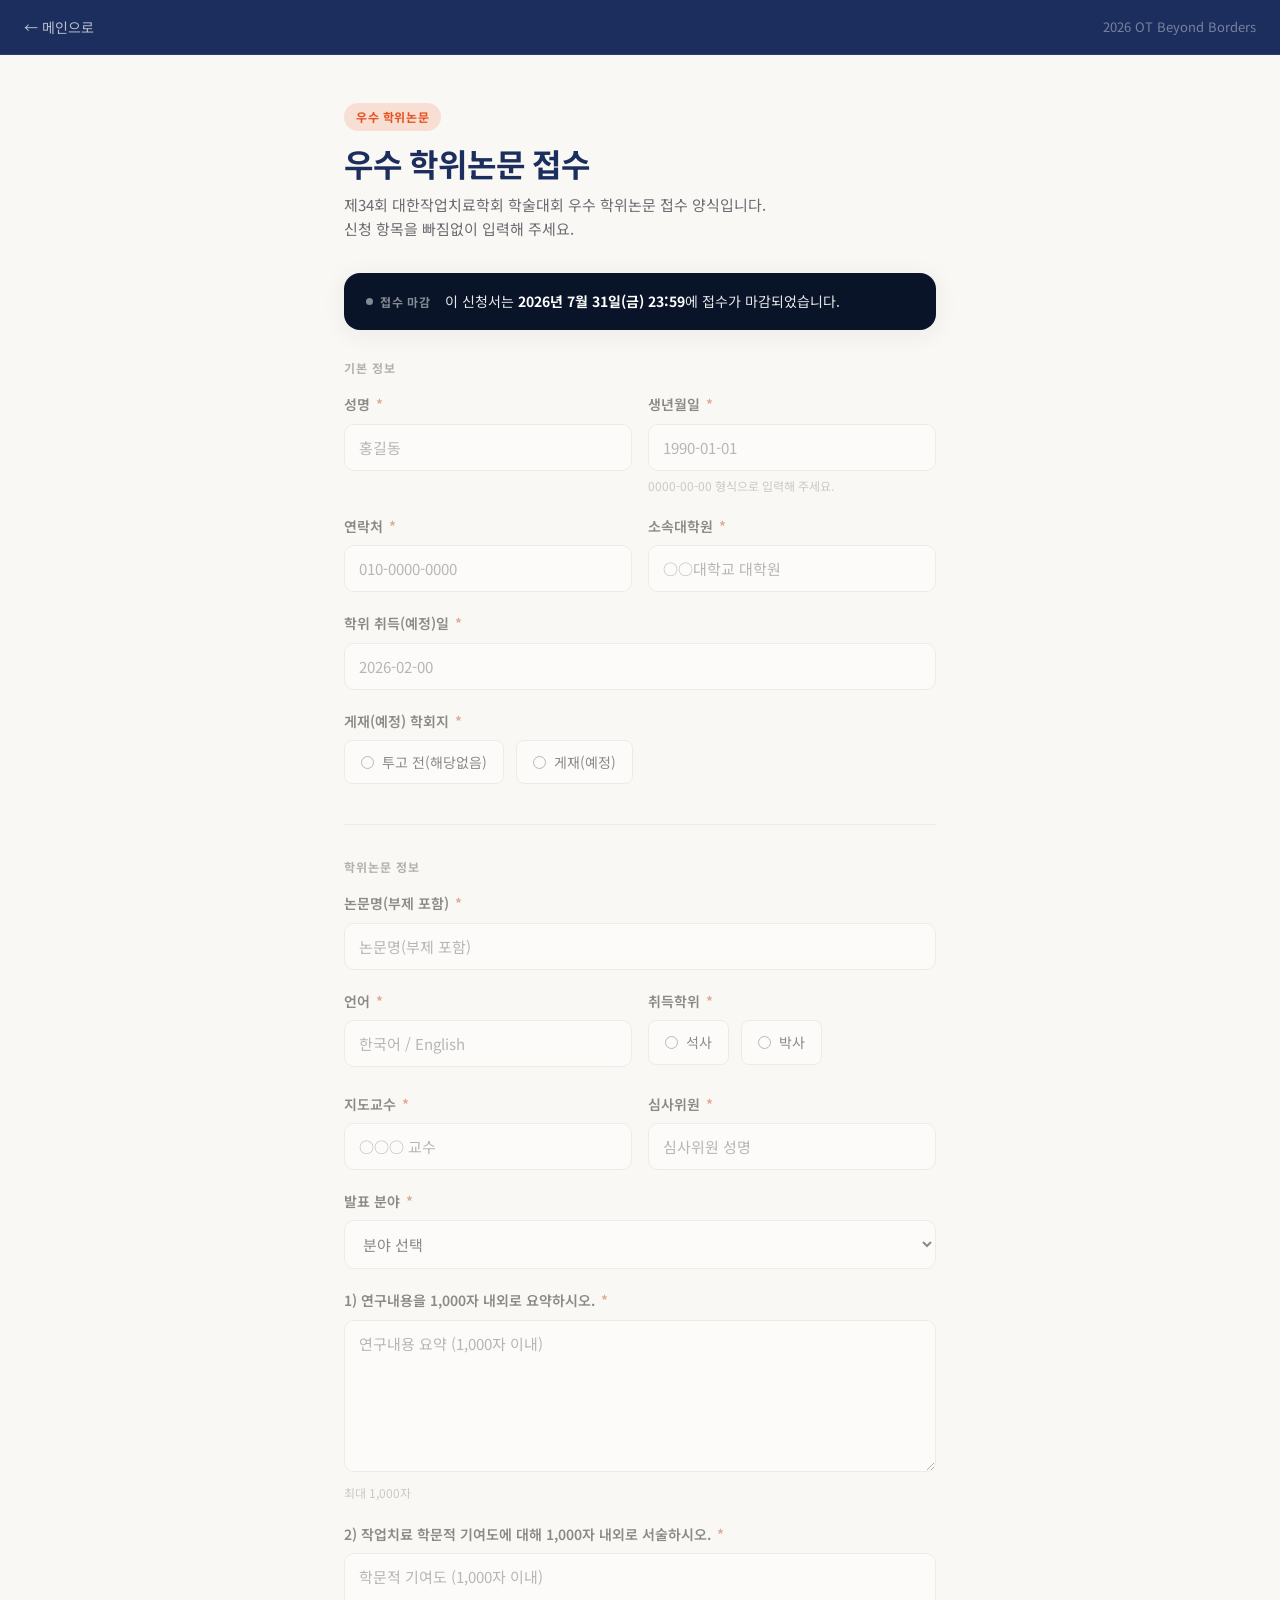
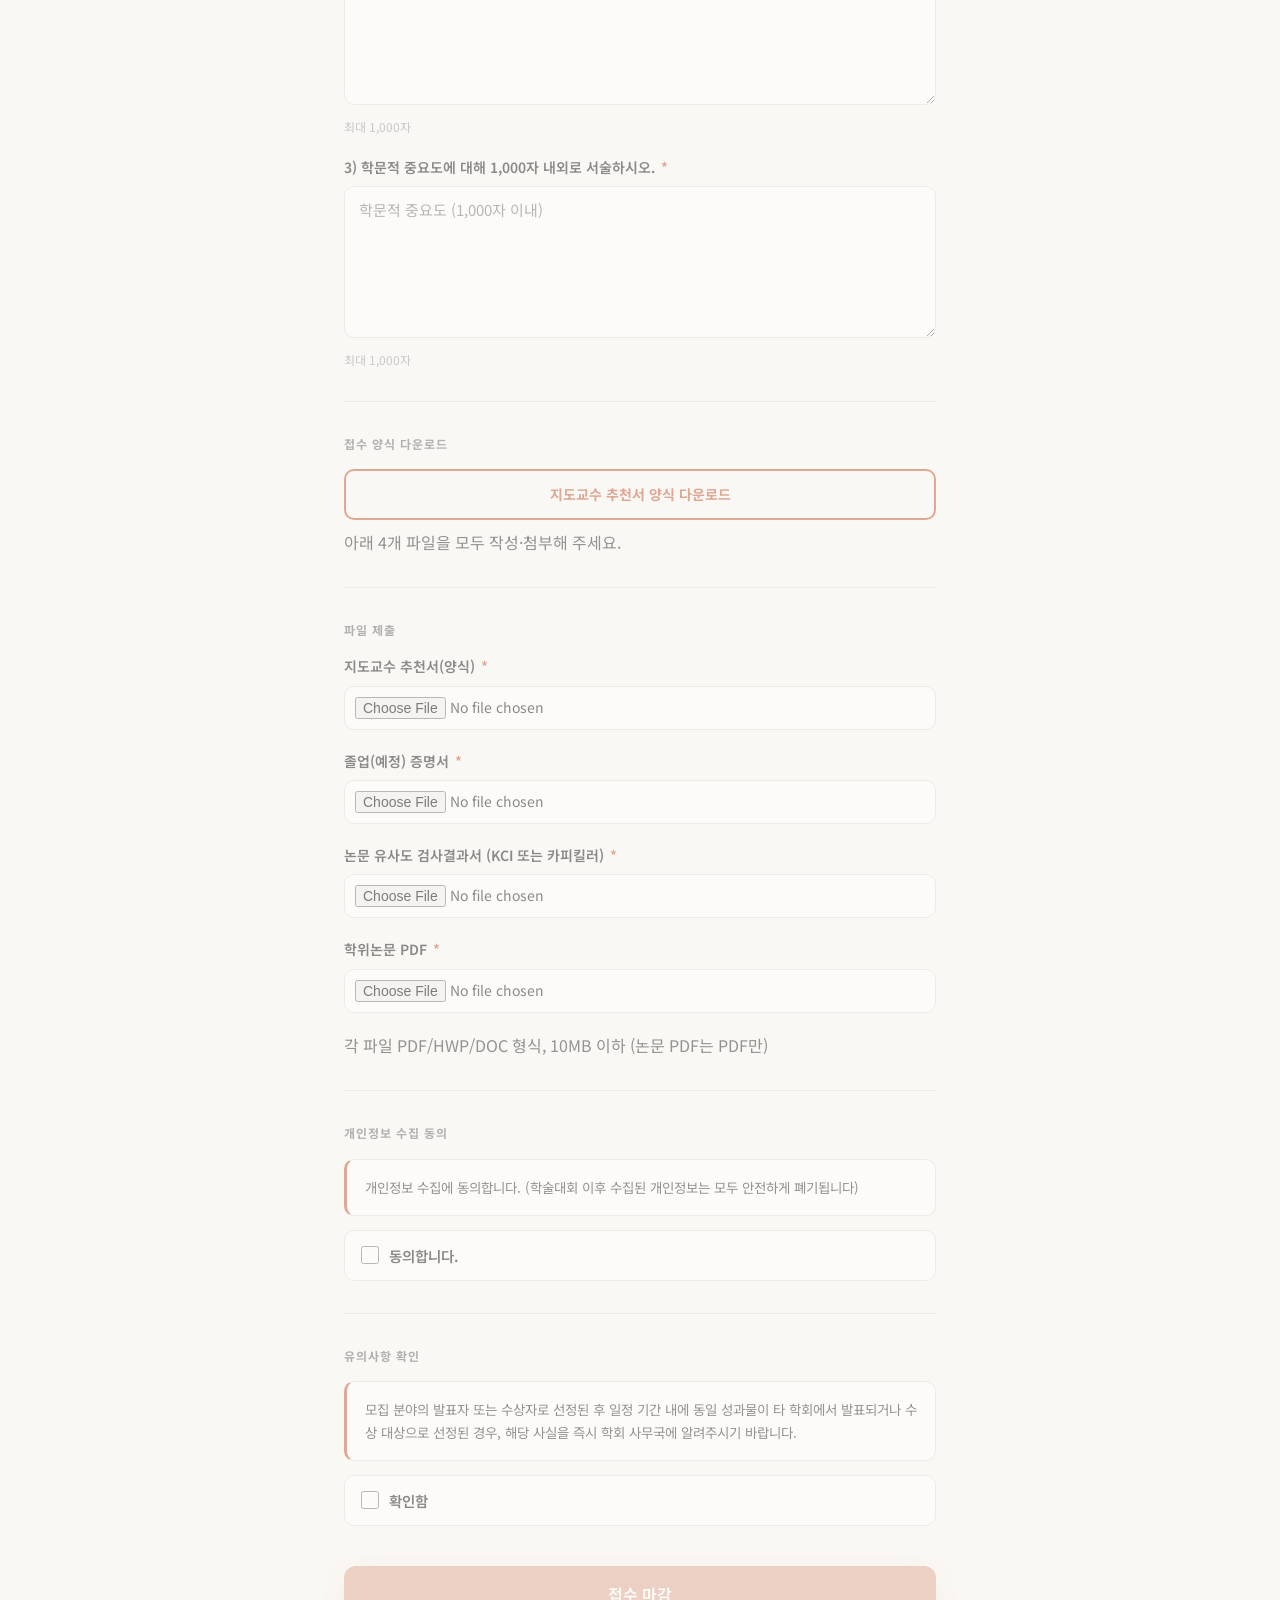
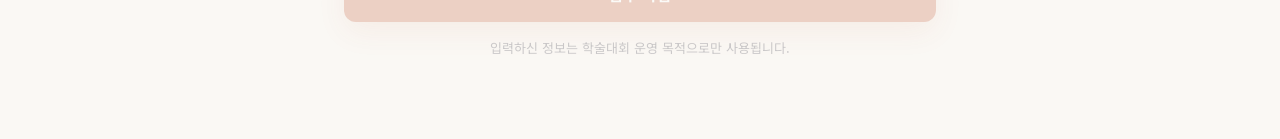
<file: register/oral.html>
<!DOCTYPE html>
<html lang="ko">
<head>
  <meta charset="UTF-8">
  <meta name="viewport" content="width=device-width, initial-scale=1.0">
  <title>우수 학위논문 접수 | 2026 OT Beyond Borders</title>
  <link rel="preconnect" href="https://fonts.googleapis.com">
  <link href="https://fonts.googleapis.com/css2?family=Sora:wght@400;600;700;800&family=Noto+Sans+KR:wght@400;500;700&display=swap" rel="stylesheet">
  <link rel="stylesheet" href="../css/reset.css">
  <link rel="stylesheet" href="../css/style.css">
  <link rel="stylesheet" href="register.css">
  <style>:root{--font-sans:var(--body);--font-display:var(--display);}</style>
</head>
<body>
  <header class="reg-page-header">
    <a href="../index.html" class="reg-back-btn">← 메인으로</a>
    <span class="reg-site-title">2026 OT Beyond Borders</span>
  </header>

  <main class="reg-main">
    <span class="reg-prog-badge" style="background:rgba(232,80,31,0.15);color:var(--orange)">우수 학위논문</span>
    <h1 class="reg-page-title">우수 학위논문 접수</h1>
    <p class="reg-page-desc">제34회 대한작업치료학회 학술대회 우수 학위논문 접수 양식입니다.<br>신청 항목을 빠짐없이 입력해 주세요.</p>

    <div id="success-msg" class="success-msg">
      <div class="success-icon">✅</div>
      <div class="success-title">접수가 완료되었습니다</div>
      <p class="success-desc">우수 학위논문 접수가 접수되었습니다.<br>확인 후 이메일로 안내드리겠습니다.</p>
    </div>

    <form id="reg-form">
      <input type="hidden" name="form_type" value="우수 학위논문 접수">

      <!-- ===== 기본 정보 ===== -->
      <div class="reg-form-section">
        <div class="reg-form-section-title">기본 정보</div>
        <div class="form-row">
          <div class="form-group">
            <label>성명 <span class="req">*</span></label>
            <input type="text" name="name" required placeholder="홍길동">
          </div>
          <div class="form-group">
            <label>생년월일 <span class="req">*</span></label>
            <input type="text" name="birth" required placeholder="1990-01-01"
                   pattern="\d{4}-\d{2}-\d{2}" inputmode="numeric">
            <p class="hint">0000-00-00 형식으로 입력해 주세요.</p>
          </div>
        </div>
        <div class="form-row">
          <div class="form-group">
            <label>연락처 <span class="req">*</span></label>
            <input type="tel" name="phone" required placeholder="010-0000-0000"
                   pattern="01[016789]-?\d{3,4}-?\d{4}">
          </div>
          <div class="form-group">
            <label>소속대학원 <span class="req">*</span></label>
            <input type="text" name="grad_school" required placeholder="○○대학교 대학원">
          </div>
        </div>
        <div class="form-group">
          <label>학위 취득(예정)일 <span class="req">*</span></label>
          <input type="text" name="degree_date" required placeholder="2026-02-00"
                 pattern="\d{4}-\d{2}-\d{2}" inputmode="numeric">
        </div>
        <div class="form-group">
          <label>게재(예정) 학회지 <span class="req">*</span></label>
          <div class="radio-group">
            <label><input type="radio" name="journal_status" value="투고 전(해당없음)" required> 투고 전(해당없음)</label>
            <label><input type="radio" name="journal_status" value="게재(예정)"> 게재(예정)</label>
          </div>
        </div>
        <div class="form-group" id="journal-detail-group" hidden>
          <label>게재(예정) 학회지명 권(호) <span class="req">*</span></label>
          <input type="text" name="journal_detail" placeholder="학회지명 ○권(○호)" disabled>
        </div>
        <div class="form-group" id="journal-title-group" hidden>
          <label>게재된 논문명(게재 선택시)</label>
          <input type="text" name="journal_title" placeholder="게재된 논문명" disabled>
        </div>
      </div>

      <div class="reg-divider"></div>

      <!-- ===== 학위논문 정보 ===== -->
      <div class="reg-form-section">
        <div class="reg-form-section-title">학위논문 정보</div>
        <div class="form-group">
          <label>논문명(부제 포함) <span class="req">*</span></label>
          <input type="text" name="title" required placeholder="논문명(부제 포함)">
        </div>
        <div class="form-row">
          <div class="form-group">
            <label>언어 <span class="req">*</span></label>
            <input type="text" name="thesis_language" required placeholder="한국어 / English">
          </div>
          <div class="form-group">
            <label>취득학위 <span class="req">*</span></label>
            <div class="radio-group">
              <label><input type="radio" name="degree_type" value="석사" required> 석사</label>
              <label><input type="radio" name="degree_type" value="박사"> 박사</label>
            </div>
          </div>
        </div>
        <div class="form-row">
          <div class="form-group">
            <label>지도교수 <span class="req">*</span></label>
            <input type="text" name="advisor" required placeholder="○○○ 교수">
          </div>
          <div class="form-group">
            <label>심사위원 <span class="req">*</span></label>
            <input type="text" name="committee" required placeholder="심사위원 성명">
          </div>
        </div>
        <div class="form-group">
          <label>발표 분야 <span class="req">*</span></label>
          <select name="field" required>
            <option value="" disabled selected>분야 선택</option>
            <option>아동 작업치료</option>
            <option>성인 신체 재활</option>
            <option>정신건강 작업치료</option>
            <option>지역사회 작업치료</option>
            <option>보조기기 및 환경 수정</option>
            <option>AI · 디지털 헬스</option>
            <option>기타</option>
          </select>
        </div>
        <div class="form-group">
          <label>1) 연구내용을 1,000자 내외로 요약하시오. <span class="req">*</span></label>
          <textarea name="summary_research" required maxlength="1000" rows="6"
                    placeholder="연구내용 요약 (1,000자 이내)"></textarea>
          <p class="hint">최대 1,000자</p>
        </div>
        <div class="form-group">
          <label>2) 작업치료 학문적 기여도에 대해 1,000자 내외로 서술하시오. <span class="req">*</span></label>
          <textarea name="summary_contribution" required maxlength="1000" rows="6"
                    placeholder="학문적 기여도 (1,000자 이내)"></textarea>
          <p class="hint">최대 1,000자</p>
        </div>
        <div class="form-group">
          <label>3) 학문적 중요도에 대해 1,000자 내외로 서술하시오. <span class="req">*</span></label>
          <textarea name="summary_importance" required maxlength="1000" rows="6"
                    placeholder="학문적 중요도 (1,000자 이내)"></textarea>
          <p class="hint">최대 1,000자</p>
        </div>
      </div>

      <div class="reg-divider"></div>

      <!-- ✏️ 편집: 양식 경로 forms-config.js / Storage form-templates -->
      <div class="reg-form-section">
        <div class="reg-form-section-title">접수 양식 다운로드</div>
        <div class="download-list" id="form-downloads" data-form="oral"></div>
        <p class="hint" style="margin-top:10px">아래 4개 파일을 모두 작성·첨부해 주세요.</p>
      </div>

      <div class="reg-divider"></div>

      <div class="reg-form-section">
        <div class="reg-form-section-title">파일 제출</div>
        <div class="form-group">
          <label>지도교수 추천서(양식) <span class="req">*</span></label>
          <input type="file" name="recommendation_file" required accept=".pdf,.hwp,.doc,.docx">
        </div>
        <div class="form-group">
          <label>졸업(예정) 증명서 <span class="req">*</span></label>
          <input type="file" name="grad_cert_file" required accept=".pdf,.hwp,.doc,.docx">
        </div>
        <div class="form-group">
          <label>논문 유사도 검사결과서 (KCI 또는 카피킬러) <span class="req">*</span></label>
          <input type="file" name="similarity_file" required accept=".pdf,.hwp,.doc,.docx">
        </div>
        <div class="form-group">
          <label>학위논문 PDF <span class="req">*</span></label>
          <input type="file" name="thesis_file" required accept=".pdf">
        </div>
        <p class="hint">각 파일 PDF/HWP/DOC 형식, 10MB 이하 (논문 PDF는 PDF만)</p>
      </div>

      <div class="reg-divider"></div>

      <div class="reg-form-section">
        <div class="reg-form-section-title">개인정보 수집 동의</div>
        <div class="notice-box">
          개인정보 수집에 동의합니다. (학술대회 이후 수집된 개인정보는 모두 안전하게 폐기됩니다)
        </div>
        <div class="agree-check">
          <label>
            <input type="checkbox" name="agree_privacy" value="동의합니다." required>
            동의합니다.
          </label>
        </div>
      </div>

      <div class="reg-divider"></div>

      <div class="reg-form-section">
        <div class="reg-form-section-title">유의사항 확인</div>
        <div class="form-group">
          <div class="notice-box">
            모집 분야의 발표자 또는 수상자로 선정된 후 일정 기간 내에 동일 성과물이 타 학회에서 발표되거나 수상 대상으로 선정된 경우, 해당 사실을 즉시 학회 사무국에 알려주시기 바랍니다.
          </div>
          <div class="agree-check">
            <label>
              <input type="checkbox" name="dup_selection_notice_confirm" value="확인함" required>
              확인함
            </label>
          </div>
        </div>
      </div>

      <div class="submit-wrap">
        <button type="submit" class="submit-btn" id="submit-btn">접수하기</button>
        <p class="form-notice">입력하신 정보는 학술대회 운영 목적으로만 사용됩니다.</p>
      </div>
    </form>
  </main>

  <script src="supabase-config.js"></script>
  <script src="forms-config.js"></script>
  <!-- ✏️ 편집: 발표 신청 — 마감 게이트 (7/31 23:59:59까지 접수) -->
  <script>
    window.REG_GATE = {
      mode: 'close-at',
      ts: '2026-07-31T23:59:59+09:00',
      label: '2026년 7월 31일(금) 23:59',
    };
  </script>
  <script src="register.js"></script>
  <script>
    (function () {
      const detailGroup = document.getElementById('journal-detail-group');
      const detailInput = detailGroup?.querySelector('input[name="journal_detail"]');
      const titleGroup = document.getElementById('journal-title-group');
      const titleInput = titleGroup?.querySelector('input[name="journal_title"]');
      document.querySelectorAll('input[name="journal_status"]').forEach(radio => {
        radio.addEventListener('change', () => {
          const isPlanned = radio.value === '게재(예정)' && radio.checked;
          if (detailGroup) detailGroup.hidden = !isPlanned;
          if (detailInput) {
            detailInput.disabled = !isPlanned;
            detailInput.required = isPlanned;
            if (!isPlanned) detailInput.value = '';
          }
          if (titleGroup) titleGroup.hidden = !isPlanned;
          if (titleInput) {
            titleInput.disabled = !isPlanned;
            if (!isPlanned) titleInput.value = '';
          }
        });
      });
    })();
  </script>
</body>
</html>
</file>
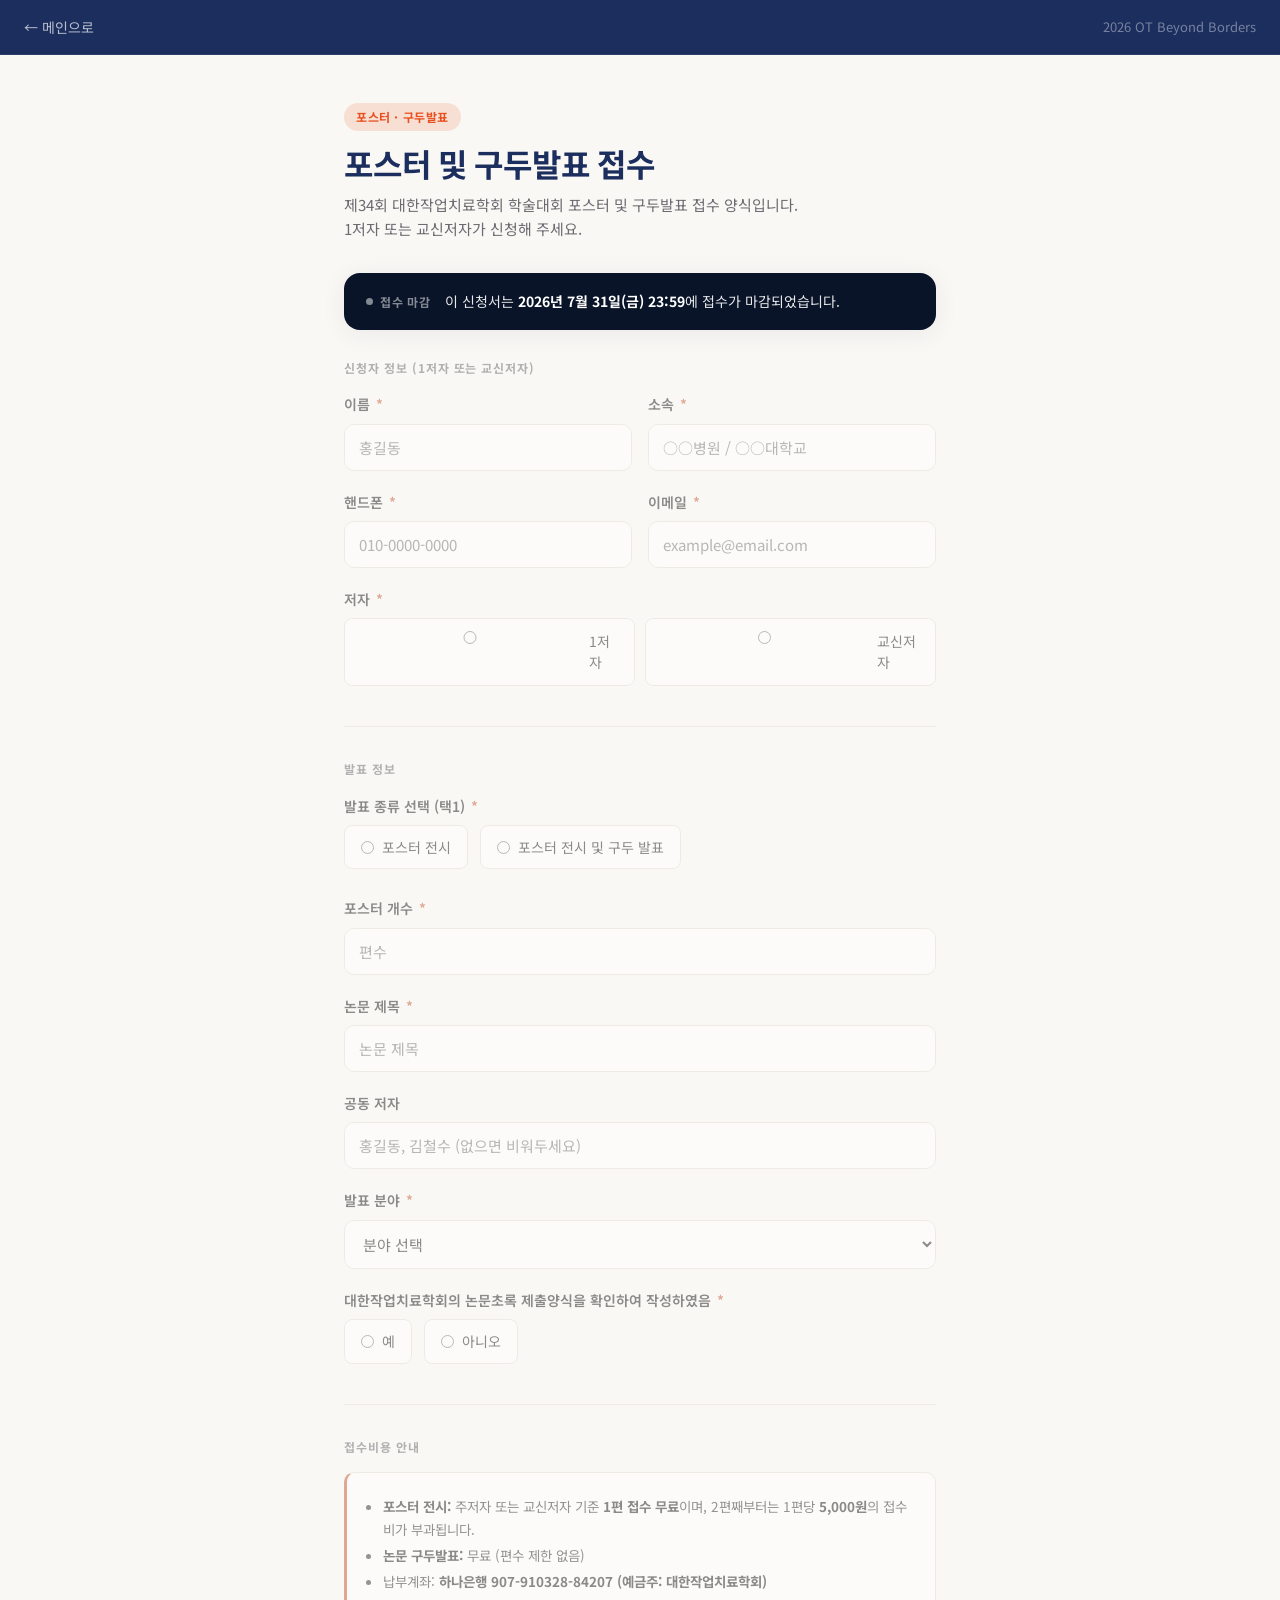
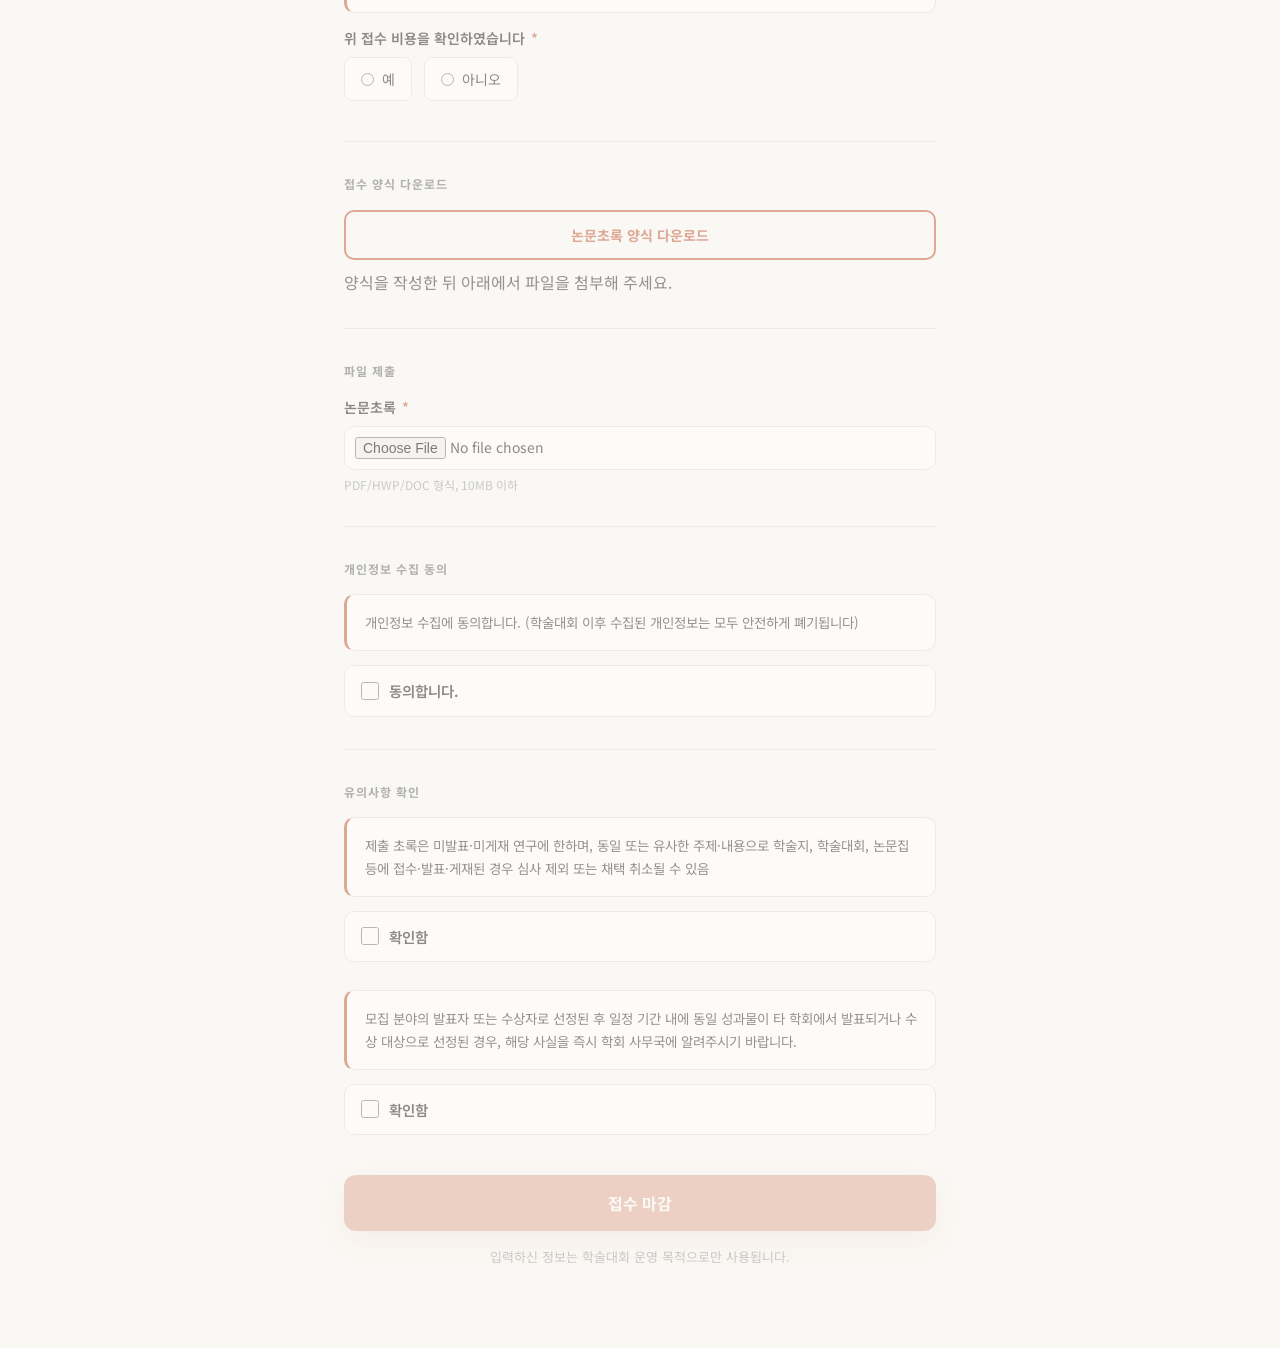
<file: register/poster.html>
<!DOCTYPE html>
<html lang="ko">
<head>
  <meta charset="UTF-8">
  <meta name="viewport" content="width=device-width, initial-scale=1.0">
  <title>포스터 및 구두발표 접수 | 2026 OT Beyond Borders</title>
  <link rel="preconnect" href="https://fonts.googleapis.com">
  <link href="https://fonts.googleapis.com/css2?family=Sora:wght@400;600;700;800&family=Noto+Sans+KR:wght@400;500;700&display=swap" rel="stylesheet">
  <link rel="stylesheet" href="../css/reset.css">
  <link rel="stylesheet" href="../css/style.css">
  <link rel="stylesheet" href="register.css">
  <style>:root{--font-sans:var(--body);--font-display:var(--display);}</style>
</head>
<body>
  <header class="reg-page-header">
    <a href="../index.html" class="reg-back-btn">← 메인으로</a>
    <span class="reg-site-title">2026 OT Beyond Borders</span>
  </header>

  <main class="reg-main">
    <span class="reg-prog-badge" style="background:rgba(232,80,31,0.15);color:var(--orange)">포스터 · 구두발표</span>
    <h1 class="reg-page-title">포스터 및 구두발표 접수</h1>
    <p class="reg-page-desc">제34회 대한작업치료학회 학술대회 포스터 및 구두발표 접수 양식입니다.<br>1저자 또는 교신저자가 신청해 주세요.</p>

    <div id="success-msg" class="success-msg">
      <div class="success-icon">✅</div>
      <div class="success-title">접수가 완료되었습니다</div>
      <p class="success-desc">포스터 및 구두발표 접수가 접수되었습니다.<br>확인 후 이메일로 안내드리겠습니다.</p>
    </div>

    <form id="reg-form">
      <input type="hidden" name="form_type" value="포스터 및 구두발표 접수">

      <div class="reg-form-section">
        <div class="reg-form-section-title">신청자 정보 (1저자 또는 교신저자)</div>
        <div class="form-row">
          <div class="form-group">
            <label>이름 <span class="req">*</span></label>
            <input type="text" name="name" required placeholder="홍길동">
          </div>
          <div class="form-group">
            <label>소속 <span class="req">*</span></label>
            <input type="text" name="affiliation" required placeholder="○○병원 / ○○대학교">
          </div>
        </div>
        <div class="form-row">
          <div class="form-group">
            <label>핸드폰 <span class="req">*</span></label>
            <input type="tel" name="phone" required placeholder="010-0000-0000"
                   pattern="01[016789]-?\d{3,4}-?\d{4}">
          </div>
          <div class="form-group">
            <label>이메일 <span class="req">*</span></label>
            <input type="email" name="email" required placeholder="example@email.com">
          </div>
        </div>
        <div class="form-group">
          <label>저자 <span class="req">*</span></label>
          <div class="check-group" style="flex-direction:row;flex-wrap:wrap">
            <label style="flex:1;min-width:140px">
              <input type="radio" name="author_role" value="1저자" required>
              <span>1저자</span>
            </label>
            <label style="flex:1;min-width:140px">
              <input type="radio" name="author_role" value="교신저자">
              <span>교신저자</span>
            </label>
          </div>
        </div>
      </div>

      <div class="reg-divider"></div>

      <div class="reg-form-section">
        <div class="reg-form-section-title">발표 정보</div>
        <div class="form-group">
          <label>발표 종류 선택 (택1) <span class="req">*</span></label>
          <div class="radio-group">
            <label><input type="radio" name="pres_type" value="포스터 전시" required> 포스터 전시</label>
            <label><input type="radio" name="pres_type" value="포스터 전시 및 구두 발표"> 포스터 전시 및 구두 발표</label>
          </div>
        </div>
        <div class="form-group">
          <label>포스터 개수 <span class="req">*</span></label>
          <input type="number" name="poster_count" required min="1" max="20" placeholder="편수">
        </div>
        <div class="form-group">
          <label>논문 제목 <span class="req">*</span></label>
          <input type="text" name="title" required placeholder="논문 제목">
        </div>
        <div class="form-group">
          <label>공동 저자</label>
          <input type="text" name="co_authors" placeholder="홍길동, 김철수 (없으면 비워두세요)">
        </div>
        <div class="form-group">
          <label>발표 분야 <span class="req">*</span></label>
          <select name="field" required>
            <option value="" disabled selected>분야 선택</option>
            <option>아동 작업치료</option>
            <option>성인 신체 재활</option>
            <option>정신건강 작업치료</option>
            <option>지역사회 작업치료</option>
            <option>보조기기 및 환경 수정</option>
            <option>AI · 디지털 헬스</option>
            <option>기타</option>
          </select>
        </div>
        <div class="form-group">
          <label>대한작업치료학회의 논문초록 제출양식을 확인하여 작성하였음 <span class="req">*</span></label>
          <div class="radio-group">
            <label><input type="radio" name="abstract_format" value="예" required> 예</label>
            <label><input type="radio" name="abstract_format" value="아니오"> 아니오</label>
          </div>
        </div>
      </div>

      <div class="reg-divider"></div>

      <div class="reg-form-section">
        <div class="reg-form-section-title">접수비용 안내</div>
        <div class="notice-box">
          <ul>
            <li><strong>포스터 전시:</strong> 주저자 또는 교신저자 기준 <strong>1편 접수 무료</strong>이며, 2편째부터는 1편당 <strong>5,000원</strong>의 접수비가 부과됩니다.</li>
            <li><strong>논문 구두발표:</strong> 무료 (편수 제한 없음)</li>
            <li>납부계좌: <strong>하나은행 907-910328-84207 (예금주: 대한작업치료학회)</strong></li>
          </ul>
        </div>
        <div class="form-group">
          <label>위 접수 비용을 확인하였습니다 <span class="req">*</span></label>
          <div class="radio-group">
            <label><input type="radio" name="fee_confirm" value="예" required> 예</label>
            <label><input type="radio" name="fee_confirm" value="아니오"> 아니오</label>
          </div>
        </div>
      </div>

      <div class="reg-divider"></div>

      <div class="reg-form-section">
        <div class="reg-form-section-title">접수 양식 다운로드</div>
        <div class="download-list" id="form-downloads" data-form="poster"></div>
        <p class="hint" style="margin-top:10px">양식을 작성한 뒤 아래에서 파일을 첨부해 주세요.</p>
      </div>

      <div class="reg-divider"></div>

      <div class="reg-form-section">
        <div class="reg-form-section-title">파일 제출</div>
        <div class="form-group">
          <label>논문초록 <span class="req">*</span></label>
          <input type="file" name="abstract_file" required accept=".pdf,.hwp,.doc,.docx">
          <p class="hint">PDF/HWP/DOC 형식, 10MB 이하</p>
        </div>
      </div>

      <div class="reg-divider"></div>

      <div class="reg-form-section">
        <div class="reg-form-section-title">개인정보 수집 동의</div>
        <div class="notice-box">
          개인정보 수집에 동의합니다. (학술대회 이후 수집된 개인정보는 모두 안전하게 폐기됩니다)
        </div>
        <div class="agree-check">
          <label>
            <input type="checkbox" name="agree_privacy" value="동의합니다." required>
            동의합니다.
          </label>
        </div>
      </div>

      <div class="reg-divider"></div>

      <div class="reg-form-section">
        <div class="reg-form-section-title">유의사항 확인</div>
        <div class="form-group">
          <div class="notice-box">
            제출 초록은 미발표·미게재 연구에 한하며, 동일 또는 유사한 주제·내용으로 학술지, 학술대회, 논문집 등에 접수·발표·게재된 경우 심사 제외 또는 채택 취소될 수 있음
          </div>
          <div class="agree-check">
            <label>
              <input type="checkbox" name="originality_confirm" value="확인함" required>
              확인함
            </label>
          </div>
        </div>
        <div class="form-group">
          <div class="notice-box">
            모집 분야의 발표자 또는 수상자로 선정된 후 일정 기간 내에 동일 성과물이 타 학회에서 발표되거나 수상 대상으로 선정된 경우, 해당 사실을 즉시 학회 사무국에 알려주시기 바랍니다.
          </div>
          <div class="agree-check">
            <label>
              <input type="checkbox" name="dup_selection_notice_confirm" value="확인함" required>
              확인함
            </label>
          </div>
        </div>
      </div>

      <div class="submit-wrap">
        <button type="submit" class="submit-btn" id="submit-btn">접수하기</button>
        <p class="form-notice">입력하신 정보는 학술대회 운영 목적으로만 사용됩니다.</p>
      </div>
    </form>
  </main>

  <script src="supabase-config.js"></script>
  <script src="forms-config.js"></script>
  <!-- ✏️ 편집: 발표 신청 — 마감 게이트 (7/31 23:59:59까지 접수) -->
  <script>
    window.REG_GATE = {
      mode: 'close-at',
      ts: '2026-07-31T23:59:59+09:00',
      label: '2026년 7월 31일(금) 23:59',
    };
  </script>
  <script src="register.js"></script>
</body>
</html>
</file>
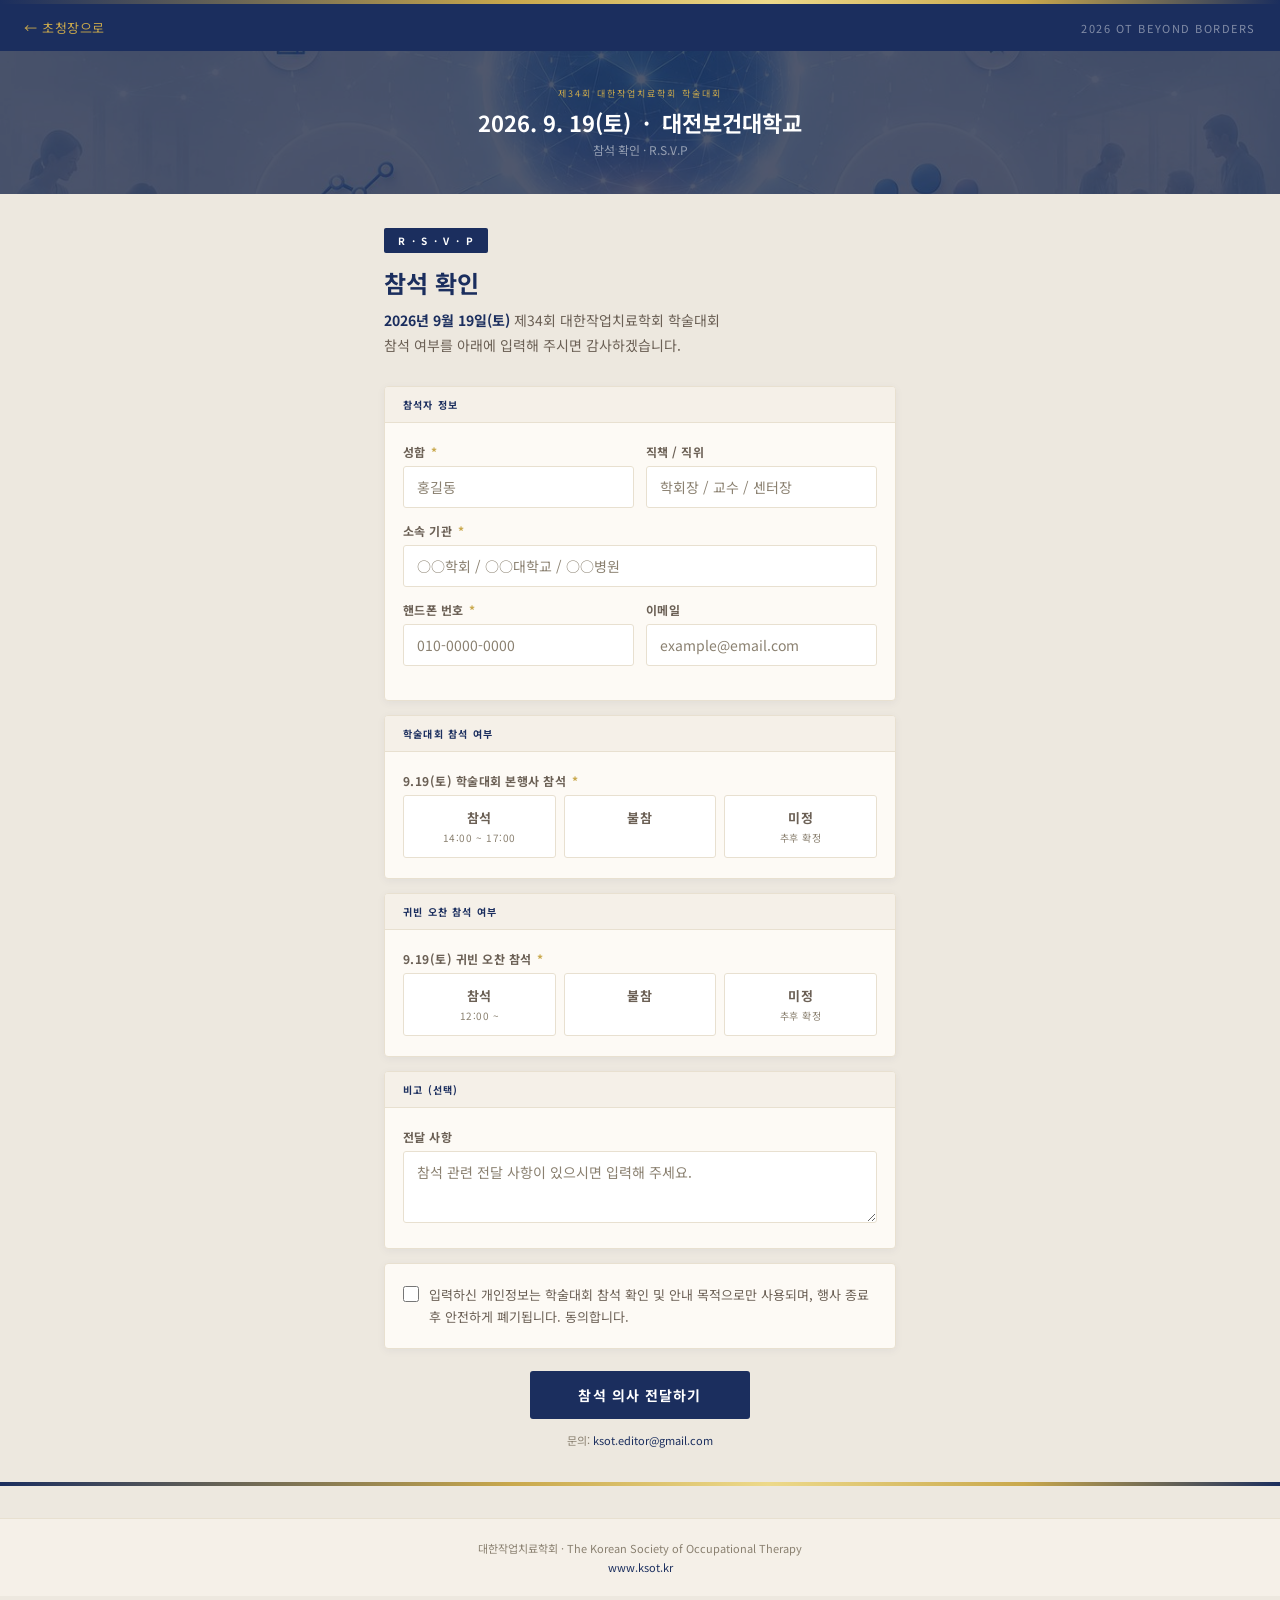
<file: register/vip.html>
<!DOCTYPE html>
<html lang="ko">
<head>
  <meta charset="UTF-8">
  <meta name="viewport" content="width=device-width, initial-scale=1.0">
  <title>참석 확인 | 제34회 대한작업치료학회 학술대회</title>
  <link rel="preconnect" href="https://fonts.googleapis.com">
  <link href="https://fonts.googleapis.com/css2?family=Noto+Sans+KR:wght@400;500;700&display=swap" rel="stylesheet">
  <style>
    *, *::before, *::after { box-sizing: border-box; margin: 0; padding: 0; }

    :root {
      --ivory:  #FDFAF5;
      --sand:   #EDE8DF;
      --sand2:  #F5F0E8;
      --border: #E8E0D0;
      --navy:   #1B2E5E;
      --gold:   #C9A84C;
      --gold-l: #EDD98A;
      --text:   #1B2E5E;
      --body:   #4A4035;
      --sub:    #6B6055;
      --dim:    #8A8070;
    }

    body {
      background: var(--sand);
      color: var(--body);
      font-family: 'Noto Sans KR', 'Apple SD Gothic Neo', sans-serif;
      min-height: 100vh;
      padding: 0 0 60px;
    }

    /* ── 골드 라인 ── */
    .gold-line {
      height: 4px;
      background: linear-gradient(90deg,
        var(--navy) 0%, var(--gold) 40%, var(--gold-l) 60%, var(--gold) 80%, var(--navy) 100%);
    }

    /* ── 헤더 ── */
    .vip-header {
      background: var(--navy);
      padding: 14px 24px;
      display: flex;
      align-items: center;
      justify-content: space-between;
    }
    .vip-header a {
      color: var(--gold);
      font-size: 13px;
      text-decoration: none;
      letter-spacing: 0.04em;
    }
    .vip-header-title {
      font-size: 11px;
      color: rgba(255,255,255,0.45);
      letter-spacing: 0.14em;
      text-transform: uppercase;
    }

    /* ── 히어로 배너 ── */
    .vip-hero {
      position: relative;
      background: var(--navy)
        url('../images/background/hero.jpg') center/cover no-repeat;
      padding: 36px 32px;
      text-align: center;
      overflow: hidden;
    }
    .vip-hero::before {
      content: '';
      position: absolute;
      inset: 0;
      background: rgba(13, 24, 55, 0.72);
    }
    .vip-hero > * { position: relative; z-index: 1; }
    .vip-hero-eyebrow {
      font-size: 9px;
      color: var(--gold);
      letter-spacing: 0.22em;
      text-transform: uppercase;
      margin-bottom: 8px;
    }
    .vip-hero-title {
      font-size: 22px;
      font-weight: 700;
      color: #fff;
      line-height: 1.3;
      margin-bottom: 4px;
    }
    .vip-hero-sub {
      font-size: 12px;
      color: rgba(255,255,255,0.5);
    }

    /* ── 메인 래퍼 ── */
    .vip-main {
      max-width: 560px;
      margin: 0 auto;
      padding: 32px 24px;
    }

    /* ── 상단 타이틀 ── */
    .vip-badge {
      display: inline-block;
      background: var(--navy);
      color: #fff;
      font-size: 10px;
      font-weight: 700;
      letter-spacing: 0.18em;
      text-transform: uppercase;
      padding: 5px 14px;
      border-radius: 2px;
      margin-bottom: 14px;
    }
    .vip-title {
      font-size: 24px;
      font-weight: 700;
      color: var(--navy);
      margin-bottom: 10px;
      line-height: 1.3;
    }
    .vip-desc {
      font-size: 14px;
      color: var(--sub);
      line-height: 1.8;
      margin-bottom: 28px;
    }
    .vip-desc strong { color: var(--navy); font-weight: 700; }

    /* ── 성공 메시지 ── */
    .success-msg {
      display: none;
      text-align: center;
      padding: 52px 24px;
    }
    .success-msg.visible { display: block; }
    .success-icon {
      font-size: 40px;
      color: var(--gold);
      margin-bottom: 16px;
    }
    .success-title {
      font-size: 22px;
      font-weight: 700;
      color: var(--navy);
      margin-bottom: 12px;
    }
    .success-desc {
      font-size: 14px;
      color: var(--sub);
      line-height: 1.9;
    }

    /* ── 폼 섹션 ── */
    .form-section {
      background: var(--ivory);
      border: 1px solid var(--border);
      border-radius: 4px;
      overflow: hidden;
      margin-bottom: 14px;
      box-shadow: 0 2px 8px rgba(27,46,94,0.05);
    }
    .form-section-head {
      background: var(--sand2);
      border-bottom: 1px solid var(--border);
      padding: 10px 18px;
      font-size: 10px;
      font-weight: 700;
      color: var(--navy);
      letter-spacing: 0.12em;
      text-transform: uppercase;
    }
    .form-section-body { padding: 20px 18px; }

    /* ── 폼 그룹 ── */
    .form-group { margin-bottom: 14px; }
    .form-group:last-child { margin-bottom: 0; }
    .form-group label {
      display: block;
      font-size: 12px;
      font-weight: 700;
      color: var(--sub);
      letter-spacing: 0.04em;
      margin-bottom: 6px;
    }
    .req { color: var(--gold); margin-left: 2px; }

    .form-row { display: flex; gap: 12px; }
    .form-row .form-group { flex: 1; }

    input[type="text"],
    input[type="tel"],
    input[type="email"],
    textarea {
      width: 100%;
      background: #fff;
      border: 1px solid var(--border);
      border-radius: 3px;
      color: var(--navy);
      font-size: 14px;
      font-family: inherit;
      padding: 10px 13px;
      transition: border-color 0.15s;
      outline: none;
    }
    input:focus, textarea:focus { border-color: var(--navy); }
    input::placeholder, textarea::placeholder { color: var(--dim); }
    textarea { resize: vertical; min-height: 72px; }

    /* ── 라디오 카드 그룹 ── */
    .radio-cards {
      display: grid;
      grid-template-columns: 1fr 1fr 1fr;
      gap: 8px;
    }
    .radio-card { position: relative; }
    .radio-card input[type="radio"] { position: absolute; opacity: 0; width: 0; height: 0; }
    .radio-card label {
      display: block;
      text-align: center;
      background: #fff;
      border: 1.5px solid var(--border);
      border-radius: 3px;
      padding: 12px 8px;
      cursor: pointer;
      font-size: 13px;
      font-weight: 700;
      color: var(--sub);
      transition: all 0.15s;
      margin-bottom: 0;
    }
    .radio-card input:checked + label {
      border-color: var(--navy);
      color: var(--navy);
      background: rgba(27,46,94,0.05);
    }
    .radio-card label:hover {
      border-color: var(--navy);
      color: var(--navy);
    }
    .radio-card-sub {
      font-size: 10px;
      font-weight: 400;
      color: var(--dim);
      display: block;
      margin-top: 3px;
    }

    /* ── 개인정보 동의 ── */
    .agree-check {
      display: flex;
      align-items: flex-start;
      gap: 10px;
      font-size: 13px;
      color: var(--sub);
      line-height: 1.7;
      cursor: pointer;
    }
    .agree-check input[type="checkbox"] {
      width: 16px; height: 16px;
      accent-color: var(--navy);
      flex-shrink: 0;
      margin-top: 2px;
    }

    /* ── 제출 버튼 ── */
    .submit-wrap { text-align: center; padding-top: 8px; }
    .submit-btn {
      display: inline-block;
      background: var(--navy);
      color: #fff;
      font-size: 14px;
      font-weight: 700;
      font-family: inherit;
      letter-spacing: 0.08em;
      padding: 14px 48px;
      border: none;
      border-radius: 3px;
      cursor: pointer;
      transition: background 0.2s;
    }
    .submit-btn:hover:not(:disabled) { background: #263d78; }
    .submit-btn:disabled { opacity: 0.5; cursor: not-allowed; }

    .submit-note {
      margin-top: 12px;
      font-size: 11px;
      color: var(--dim);
      line-height: 1.7;
    }
    .submit-note a { color: var(--navy); text-decoration: none; }

    /* ── 푸터 ── */
    .vip-footer {
      text-align: center;
      padding: 20px 24px;
      font-size: 11px;
      color: var(--dim);
      line-height: 1.7;
      background: var(--sand2);
      border-top: 1px solid var(--border);
      margin-top: 32px;
    }
    .vip-footer a { color: var(--navy); text-decoration: none; }

    @media (max-width: 480px) {
      .form-row { flex-direction: column; gap: 0; }
      .radio-cards { grid-template-columns: 1fr 1fr; }
    }
  </style>
</head>
<body>

<!-- 상단 골드 라인 -->
<div class="gold-line"></div>

<!-- 헤더 -->
<header class="vip-header">
  <a href="../vip-mail.html">← 초청장으로</a>
  <span class="vip-header-title">2026 OT Beyond Borders</span>
</header>

<!-- 히어로 배너 -->
<div class="vip-hero">
  <p class="vip-hero-eyebrow">제34회 대한작업치료학회 학술대회</p>
  <p class="vip-hero-title">2026. 9. 19(토) &nbsp;·&nbsp; 대전보건대학교</p>
  <p class="vip-hero-sub">참석 확인 · R.S.V.P</p>
</div>

<main class="vip-main">

  <!-- 성공 메시지 -->
  <div id="success-msg" class="success-msg">
    <div class="success-icon">✦</div>
    <p class="success-title">참석 의사가 전달되었습니다</p>
    <p class="success-desc">
      소중한 참석 의사를 전달해 주셔서 감사드립니다.<br>
      행사 관련 상세 안내는 입력하신 연락처로 발송됩니다.<br><br>
      <strong style="color:var(--navy);">제34회 대한작업치료학회 학술대회</strong>에서<br>
      귀하를 뵙게 되기를 기대합니다.
    </p>
  </div>

  <!-- 타이틀 -->
  <div id="form-header">
    <p class="vip-badge">R · S · V · P</p>
    <h1 class="vip-title">참석 확인</h1>
    <p class="vip-desc">
      <strong>2026년 9월 19일(토)</strong> 제34회 대한작업치료학회 학술대회<br>
      참석 여부를 아래에 입력해 주시면 감사하겠습니다.
    </p>
  </div>

  <!-- 폼 -->
  <form id="vip-form">
    <input type="hidden" name="form_type" value="VIP 참석 확인">

    <!-- 참석자 정보 -->
    <div class="form-section">
      <div class="form-section-head">참석자 정보</div>
      <div class="form-section-body">
        <div class="form-row">
          <div class="form-group">
            <label>성함 <span class="req">*</span></label>
            <input type="text" name="name" required placeholder="홍길동">
          </div>
          <div class="form-group">
            <label>직책 / 직위</label>
            <input type="text" name="position" placeholder="학회장 / 교수 / 센터장">
          </div>
        </div>
        <div class="form-group">
          <label>소속 기관 <span class="req">*</span></label>
          <input type="text" name="affiliation" required placeholder="○○학회 / ○○대학교 / ○○병원">
        </div>
        <div class="form-row">
          <div class="form-group">
            <label>핸드폰 번호 <span class="req">*</span></label>
            <input type="tel" name="phone" required placeholder="010-0000-0000"
                   pattern="01[016789]-?\d{3,4}-?\d{4}">
          </div>
          <div class="form-group">
            <label>이메일</label>
            <input type="email" name="email" placeholder="example@email.com">
          </div>
        </div>
      </div>
    </div>

    <!-- 학술대회 참석 여부 -->
    <div class="form-section">
      <div class="form-section-head">학술대회 참석 여부</div>
      <div class="form-section-body">
        <div class="form-group">
          <label>9.19(토) 학술대회 본행사 참석 <span class="req">*</span></label>
          <div class="radio-cards">
            <div class="radio-card">
              <input type="radio" name="attend_main" id="main-yes" value="참석" required>
              <label for="main-yes">
                참석
                <span class="radio-card-sub">14:00 ~ 17:00</span>
              </label>
            </div>
            <div class="radio-card">
              <input type="radio" name="attend_main" id="main-no" value="불참">
              <label for="main-no">
                불참
                <span class="radio-card-sub">&nbsp;</span>
              </label>
            </div>
            <div class="radio-card">
              <input type="radio" name="attend_main" id="main-maybe" value="미정">
              <label for="main-maybe">
                미정
                <span class="radio-card-sub">추후 확정</span>
              </label>
            </div>
          </div>
        </div>
      </div>
    </div>

    <!-- 오찬 참석 여부 -->
    <div class="form-section">
      <div class="form-section-head">귀빈 오찬 참석 여부</div>
      <div class="form-section-body">
        <div class="form-group">
          <label>9.19(토) 귀빈 오찬 참석 <span class="req">*</span></label>
          <div class="radio-cards">
            <div class="radio-card">
              <input type="radio" name="attend_lunch" id="lunch-yes" value="참석" required>
              <label for="lunch-yes">
                참석
                <span class="radio-card-sub">12:00 ~</span>
              </label>
            </div>
            <div class="radio-card">
              <input type="radio" name="attend_lunch" id="lunch-no" value="불참">
              <label for="lunch-no">
                불참
                <span class="radio-card-sub">&nbsp;</span>
              </label>
            </div>
            <div class="radio-card">
              <input type="radio" name="attend_lunch" id="lunch-maybe" value="미정">
              <label for="lunch-maybe">
                미정
                <span class="radio-card-sub">추후 확정</span>
              </label>
            </div>
          </div>
        </div>
      </div>
    </div>

    <!-- 비고 -->
    <div class="form-section">
      <div class="form-section-head">비고 (선택)</div>
      <div class="form-section-body">
        <div class="form-group">
          <label>전달 사항</label>
          <textarea name="note" placeholder="참석 관련 전달 사항이 있으시면 입력해 주세요."></textarea>
        </div>
      </div>
    </div>

    <!-- 개인정보 동의 -->
    <div class="form-section">
      <div class="form-section-body">
        <label class="agree-check">
          <input type="checkbox" name="agree_privacy" required>
          <span>
            입력하신 개인정보는 학술대회 참석 확인 및 안내 목적으로만 사용되며,
            행사 종료 후 안전하게 폐기됩니다. 동의합니다.
          </span>
        </label>
      </div>
    </div>

    <!-- 제출 -->
    <div class="submit-wrap">
      <button type="submit" class="submit-btn" id="submit-btn">
        참석 의사 전달하기
      </button>
      <p class="submit-note">
        문의: <a href="mailto:ksot.editor@gmail.com">ksot.editor@gmail.com</a>
      </p>
    </div>

  </form>
</main>

<!-- 하단 골드 라인 -->
<div class="gold-line"></div>

<!-- 푸터 -->
<footer class="vip-footer">
  <p>대한작업치료학회 · The Korean Society of Occupational Therapy</p>
  <p><a href="https://www.ksot.kr">www.ksot.kr</a></p>
</footer>

<script src="supabase-config.js"></script>
<script>
(function () {
  const form   = document.getElementById('vip-form');
  const btn    = document.getElementById('submit-btn');
  const header = document.getElementById('form-header');

  function submitReady() {
    return typeof getSubmitUrl === 'function' && getSubmitUrl().length > 0
      && typeof SUPABASE_ANON_KEY === 'string' && SUPABASE_ANON_KEY.length > 0;
  }

  function showSuccess() {
    form.style.display   = 'none';
    header.style.display = 'none';
    document.getElementById('success-msg').classList.add('visible');
    window.scrollTo({ top: 0, behavior: 'smooth' });
  }

  form.addEventListener('submit', async function (e) {
    e.preventDefault();

    if (!submitReady()) {
      alert('참석 접수 시스템 준비 중입니다.\n잠시 후 다시 시도해 주세요.');
      return;
    }

    btn.disabled    = true;
    btn.textContent = '전송 중...';

    try {
      const res = await fetch(getSubmitUrl(), {
        method:  'POST',
        headers: { apikey: SUPABASE_ANON_KEY },
        body:    new FormData(form),
      });

      let result;
      try {
        result = await res.json();
      } catch {
        throw new Error('서버 응답을 처리할 수 없습니다.');
      }

      if (!res.ok || !result.ok) {
        throw new Error(result.message || '전송에 실패했습니다.');
      }
      showSuccess();
    } catch (err) {
      alert((err && err.message) || '전송 중 오류가 발생했습니다.\n잠시 후 다시 시도해 주세요.');
      btn.disabled    = false;
      btn.textContent = '참석 의사 전달하기';
    }
  });
})();
</script>

</body>
</html>
</file>
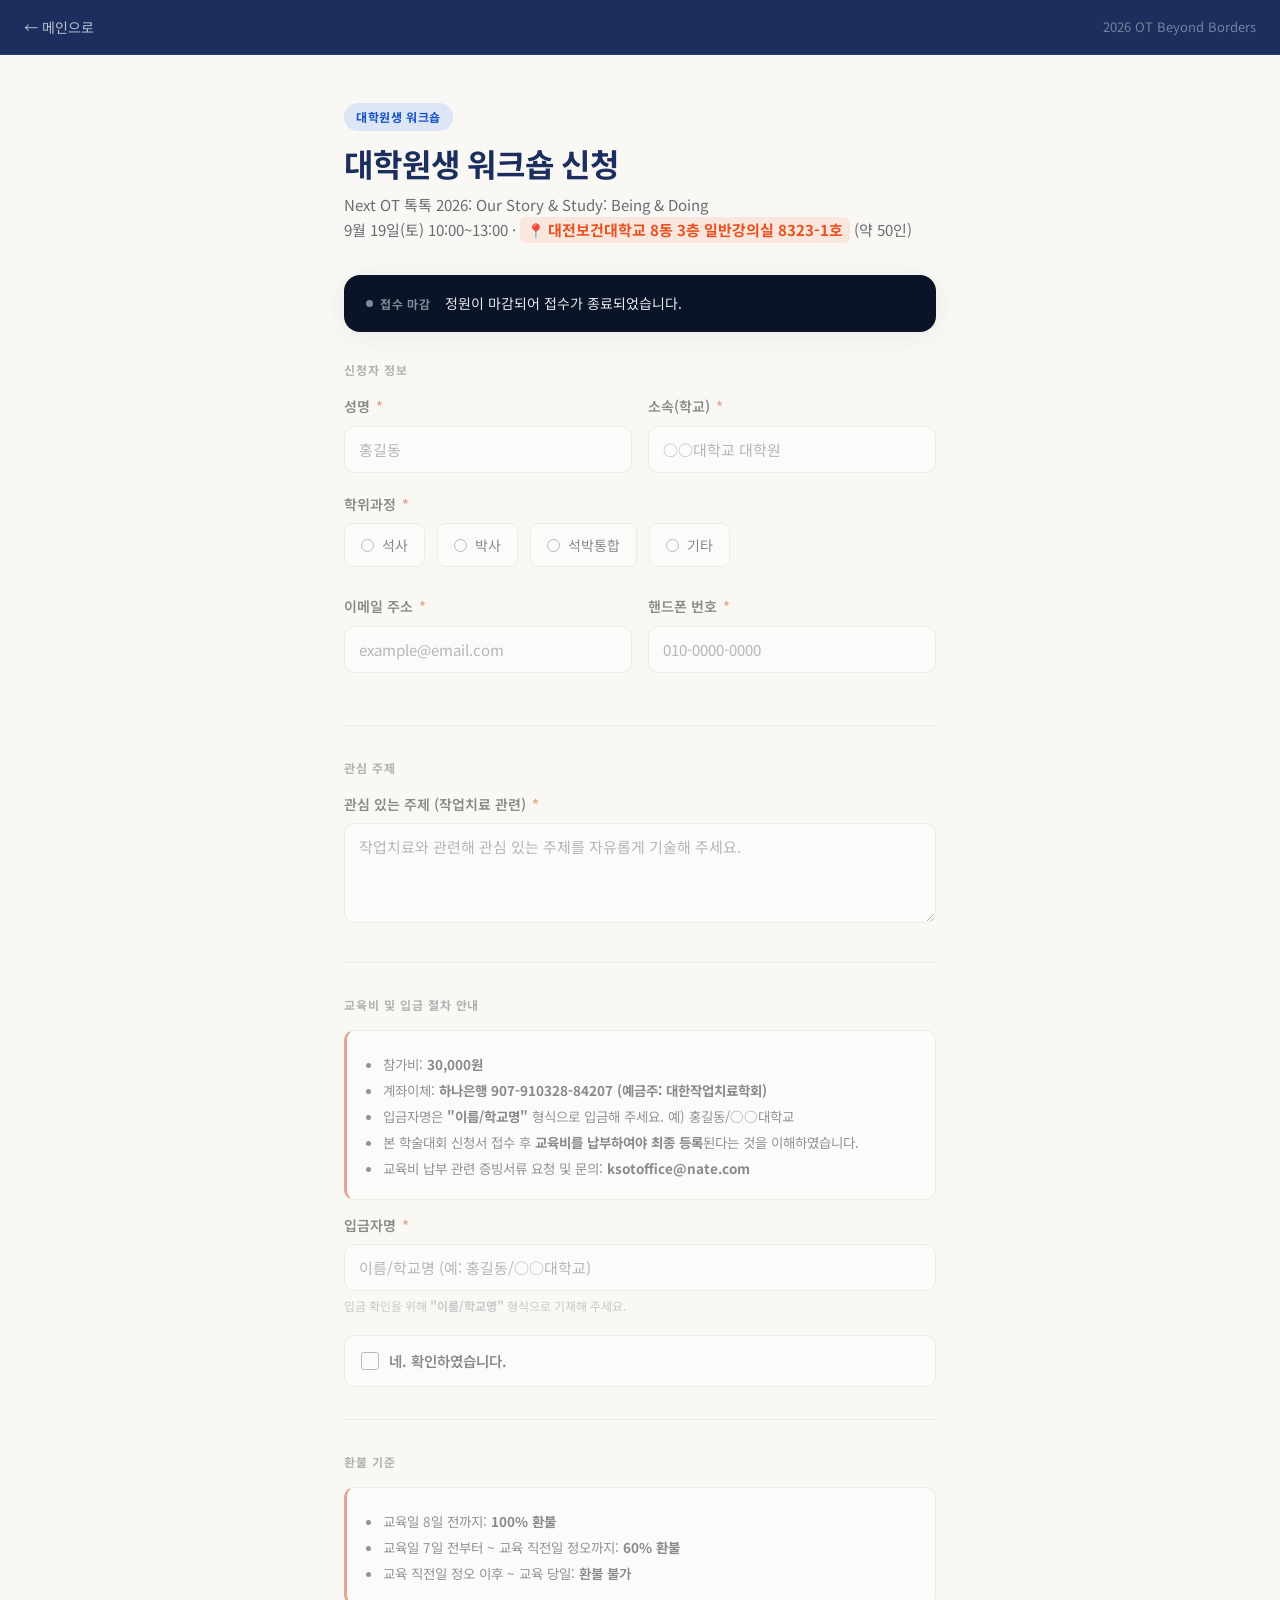
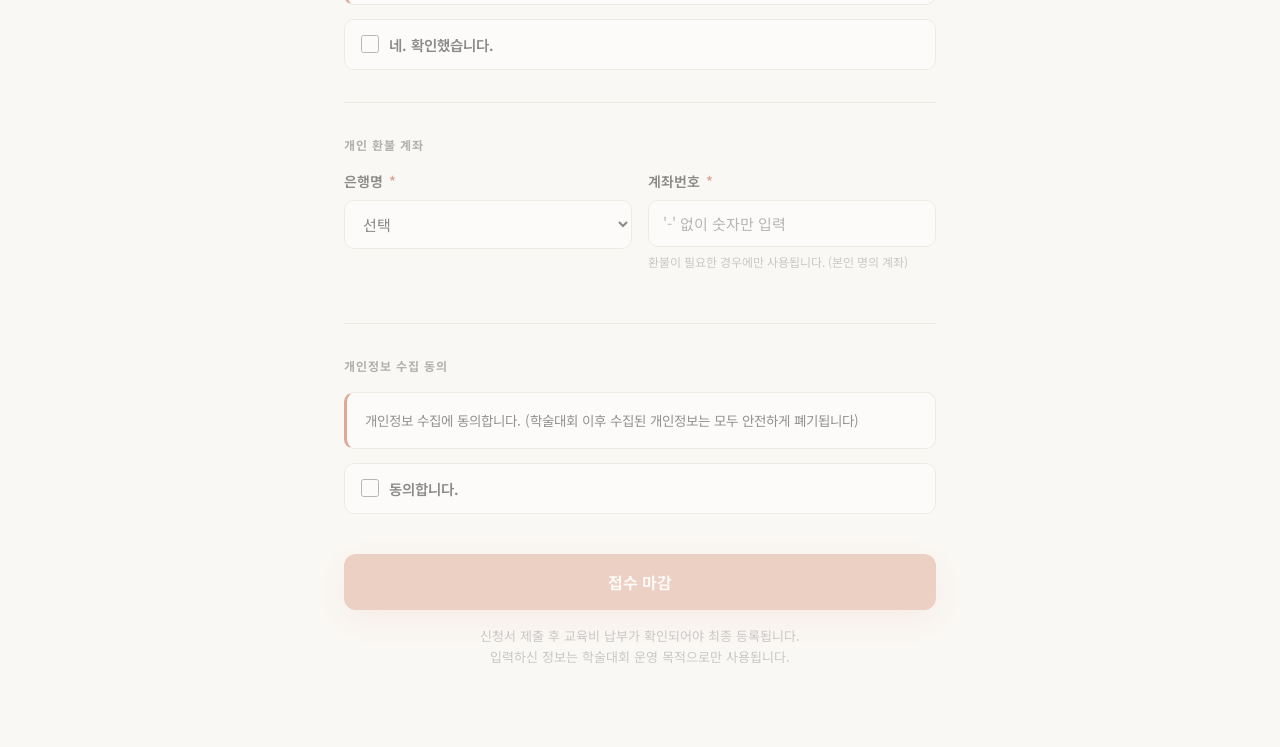
<file: register/workshop.html>
<!DOCTYPE html>
<html lang="ko">
<head>
  <meta charset="UTF-8">
  <meta name="viewport" content="width=device-width, initial-scale=1.0">
  <title>대학원생 워크숍 신청 | 2026 OT Beyond Borders</title>
  <link rel="preconnect" href="https://fonts.googleapis.com">
  <link href="https://fonts.googleapis.com/css2?family=Sora:wght@400;600;700;800&family=Noto+Sans+KR:wght@400;500;700&display=swap" rel="stylesheet">
  <link rel="stylesheet" href="../css/reset.css">
  <link rel="stylesheet" href="../css/style.css">
  <link rel="stylesheet" href="register.css">
  <style>:root{--font-sans:var(--body);--font-display:var(--display);}</style>
</head>
<body>
  <header class="reg-page-header">
    <a href="../index.html" class="reg-back-btn">← 메인으로</a>
    <span class="reg-site-title">2026 OT Beyond Borders</span>
  </header>

  <main class="reg-main">
    <span class="reg-prog-badge" style="background:rgba(59,130,246,0.15);color:var(--blue)">대학원생 워크숍</span>
    <h1 class="reg-page-title">대학원생 워크숍 신청</h1>
    <p class="reg-page-desc">Next OT 톡톡 2026: Our Story &amp; Study: Being &amp; Doing<br>9월 19일(토) 10:00~13:00 · <span class="venue">대전보건대학교 8동 3층 일반강의실 8323-1호</span> (약 50인)</p>

    <div id="success-msg" class="success-msg">
      <div class="success-icon">✅</div>
      <div class="success-title">신청이 완료되었습니다</div>
      <p class="success-desc">대학원생 워크숍 신청이 접수되었습니다.<br>확인 후 이메일로 안내드리겠습니다.</p>
    </div>

    <form id="reg-form">
      <input type="hidden" name="form_type" value="대학원생 워크숍">

      <div class="reg-form-section">
        <div class="reg-form-section-title">신청자 정보</div>
        <div class="form-row">
          <div class="form-group">
            <label>성명 <span class="req">*</span></label>
            <input type="text" name="name" required placeholder="홍길동">
          </div>
          <div class="form-group">
            <label>소속(학교) <span class="req">*</span></label>
            <input type="text" name="affiliation" required placeholder="○○대학교 대학원">
          </div>
        </div>
        <div class="form-group">
          <label>학위과정 <span class="req">*</span></label>
          <div class="radio-group">
            <label><input type="radio" name="degree" value="석사" required> 석사</label>
            <label><input type="radio" name="degree" value="박사"> 박사</label>
            <label><input type="radio" name="degree" value="석박통합"> 석박통합</label>
            <label><input type="radio" name="degree" value="기타"> 기타</label>
          </div>
          <div class="form-group" id="degree-etc-wrap" hidden style="margin-top:10px">
            <input type="text" name="degree_etc" placeholder="기타 과정을 입력해 주세요">
          </div>
        </div>
        <div class="form-row">
          <div class="form-group">
            <label>이메일 주소 <span class="req">*</span></label>
            <input type="email" name="email" required placeholder="example@email.com">
          </div>
          <div class="form-group">
            <label>핸드폰 번호 <span class="req">*</span></label>
            <input type="tel" name="phone" required placeholder="010-0000-0000"
                   pattern="01[016789]-?\d{3,4}-?\d{4}">
          </div>
        </div>
      </div>

      <div class="reg-divider"></div>

      <div class="reg-form-section">
        <div class="reg-form-section-title">관심 주제</div>
        <div class="form-group">
          <label>관심 있는 주제 (작업치료 관련) <span class="req">*</span></label>
          <textarea name="interest" required placeholder="작업치료와 관련해 관심 있는 주제를 자유롭게 기술해 주세요."></textarea>
        </div>
      </div>

      <div class="reg-divider"></div>

      <!-- ===== 교육비 및 입금 절차 안내 ===== -->
      <div class="reg-form-section">
        <div class="reg-form-section-title">교육비 및 입금 절차 안내</div>

        <!-- ✏️ 편집: 참가비·계좌는 변경될 수 있음 — 변경 시 아래 안내문 수정 -->
        <div class="notice-box">
          <ul>
            <li>참가비: <strong>30,000원</strong></li>
            <li>계좌이체: <strong>하나은행 907-910328-84207 (예금주: 대한작업치료학회)</strong></li>
            <li>입금자명은 <strong>"이름/학교명"</strong> 형식으로 입금해 주세요. <span class="hint" style="display:inline">예) 홍길동/○○대학교</span></li>
            <li>본 학술대회 신청서 접수 후 <strong>교육비를 납부하여야 최종 등록</strong>된다는 것을 이해하였습니다.</li>
            <li>교육비 납부 관련 증빙서류 요청 및 문의: <strong>ksotoffice@nate.com</strong></li>
          </ul>
        </div>
        <div class="form-group">
          <label>입금자명 <span class="req">*</span></label>
          <input type="text" name="payer_name" required placeholder="이름/학교명 (예: 홍길동/○○대학교)">
          <p class="hint">입금 확인을 위해 <strong>"이름/학교명"</strong> 형식으로 기재해 주세요.</p>
        </div>
        <div class="agree-check">
          <label>
            <input type="checkbox" name="agree_payment" value="네. 확인하였습니다." required>
            네. 확인하였습니다.
          </label>
        </div>
      </div>

      <div class="reg-divider"></div>

      <!-- ===== 환불 기준 ===== -->
      <div class="reg-form-section">
        <div class="reg-form-section-title">환불 기준</div>
        <div class="notice-box">
          <ul>
            <li>교육일 8일 전까지: <strong>100% 환불</strong></li>
            <li>교육일 7일 전부터 ~ 교육 직전일 정오까지: <strong>60% 환불</strong></li>
            <li>교육 직전일 정오 이후 ~ 교육 당일: <strong class="warn-text">환불 불가</strong></li>
          </ul>
        </div>
        <div class="agree-check">
          <label>
            <input type="checkbox" name="agree_refund" value="네. 확인했습니다." required>
            네. 확인했습니다.
          </label>
        </div>
      </div>

      <div class="reg-divider"></div>

      <!-- ===== 환불 계좌 ===== -->
      <div class="reg-form-section">
        <div class="reg-form-section-title">개인 환불 계좌</div>
        <div class="form-row">
          <div class="form-group">
            <label>은행명 <span class="req">*</span></label>
            <select name="refund_bank" required>
              <option value="" disabled selected>선택</option>
              <option>KB국민은행</option>
              <option>신한은행</option>
              <option>우리은행</option>
              <option>하나은행</option>
              <option>NH농협은행</option>
              <option>IBK기업은행</option>
              <option>SC제일은행</option>
              <option>한국씨티은행</option>
              <option>카카오뱅크</option>
              <option>토스뱅크</option>
              <option>케이뱅크</option>
              <option>우체국</option>
              <option>새마을금고</option>
              <option>신협</option>
              <option>수협은행</option>
              <option>iM뱅크(대구)</option>
              <option>부산은행</option>
              <option>경남은행</option>
              <option>광주은행</option>
              <option>전북은행</option>
              <option>제주은행</option>
              <option>기타</option>
            </select>
          </div>
          <div class="form-group">
            <label>계좌번호 <span class="req">*</span></label>
            <input type="text" name="refund_account" required placeholder="'-' 없이 숫자만 입력" inputmode="numeric">
            <p class="hint">환불이 필요한 경우에만 사용됩니다. (본인 명의 계좌)</p>
          </div>
        </div>
      </div>

      <div class="reg-divider"></div>

      <!-- ===== 개인정보 수집 동의 ===== -->
      <div class="reg-form-section">
        <div class="reg-form-section-title">개인정보 수집 동의</div>
        <div class="notice-box">
          개인정보 수집에 동의합니다. (학술대회 이후 수집된 개인정보는 모두 안전하게 폐기됩니다)
        </div>
        <div class="agree-check">
          <label>
            <input type="checkbox" name="agree_privacy" value="동의합니다." required>
            동의합니다.
          </label>
        </div>
      </div>

      <div class="submit-wrap">
        <button type="submit" class="submit-btn" id="submit-btn">신청하기</button>
        <p class="form-notice">신청서 제출 후 교육비 납부가 확인되어야 최종 등록됩니다.<br>입력하신 정보는 학술대회 운영 목적으로만 사용됩니다.</p>
      </div>
    </form>
  </main>

  <script src="supabase-config.js"></script>
  <!-- ✏️ 편집: 정원 마감 — 재오픈 시 이 스크립트 블록을 삭제할 것 -->
  <script>
    window.REG_GATE = {
      mode: 'closed',
      label: '정원이 마감되어 접수가 종료되었습니다.',
    };
  </script>
  <script src="register.js"></script>
  <script>
    // 학위과정 "기타" 선택 시 직접입력 칸 표시
    (function () {
      const etcWrap = document.getElementById('degree-etc-wrap');
      const etcInput = etcWrap.querySelector('input');
      document.querySelectorAll('input[name="degree"]').forEach(radio => {
        radio.addEventListener('change', () => {
          const isEtc = radio.value === '기타';
          etcWrap.hidden = !isEtc;
          etcInput.required = isEtc;
          if (!isEtc) etcInput.value = '';
        });
      });
    })();
  </script>
</body>
</html>
</file>
<file: css/style.css>
/* ===== 아이콘 mask-image ===== */
.icon {
  display: inline-block;
  width: 1em; height: 1em;
  background-color: currentColor;
  -webkit-mask: var(--icon) center / contain no-repeat;
          mask: var(--icon) center / contain no-repeat;
  vertical-align: -0.125em;
  flex-shrink: 0;
}
.icon-clock        { --icon: url('../icons/clock.svg'); }
.icon-location     { --icon: url('../icons/location.svg'); }
.icon-microphone   { --icon: url('../icons/microphone.svg'); }
.icon-presentation { --icon: url('../icons/presentation.svg'); }
.icon-trophy       { --icon: url('../icons/trophy.svg'); }
.icon-graduation   { --icon: url('../icons/graduation.svg'); }
.icon-award        { --icon: url('../icons/award.svg'); }
.icon-networking   { --icon: url('../icons/networking.svg'); }
.icon-handshake    { --icon: url('../icons/handshake.svg'); }
.icon-flask        { --icon: url('../icons/flask.svg'); }
.icon-book         { --icon: url('../icons/book.svg'); }
.icon-chip         { --icon: url('../icons/chip.svg'); }
.icon-hospital     { --icon: url('../icons/hospital.svg'); }
.icon-gear         { --icon: url('../icons/gear.svg'); }
.icon-clipboard    { --icon: url('../icons/clipboard.svg'); }
.icon-laptop       { --icon: url('../icons/laptop.svg'); }
.icon-calendar     { --icon: url('../icons/calendar.svg'); }
.icon-pencil       { --icon: url('../icons/pencil.svg'); }
.icon-md { width: 1.125em; height: 1.125em; }
.icon-lg { width: 28px; height: 28px; }

.skip-link {
  position: absolute;
  top: -100%;
  left: 16px;
  z-index: 200;
  padding: 10px 16px;
  background: var(--navy);
  color: #fff;
  font-size: 14px;
  font-weight: 700;
  border-radius: var(--radius-sm);
  text-decoration: none;
  transition: top .2s;
}
.skip-link:focus {
  top: 16px;
  outline: 2px solid var(--orange);
  outline-offset: 2px;
}

/* ===== 스크롤 reveal ===== */
.reveal {
  opacity: 0;
  transform: translateY(32px);
  transition: opacity .8s cubic-bezier(.22,1,.36,1), transform .8s cubic-bezier(.22,1,.36,1);
}
.reveal.visible { opacity: 1; transform: none; }

.container {
  max-width: 1120px;
  margin: 0 auto;
  padding: 0 28px;
}

/* ============================================================
   네비게이션 바
============================================================ */
.nav {
  position: fixed;
  top: 0; left: 0; right: 0;
  z-index: 100;
  padding: 16px 0;
  transition: background .3s, padding .3s, box-shadow .3s;
}
.nav.scrolled {
  background: rgba(250,248,244,0.85);
  backdrop-filter: blur(16px);
  padding: 10px 0;
  box-shadow: 0 1px 0 var(--border);
}
.nav-inner {
  display: flex;
  align-items: center;
  justify-content: space-between;
}
.nav-logo {
  font-family: var(--display);
  font-weight: 800;
  font-size: 18px;
  color: #fff;
  letter-spacing: -0.5px;
  transition: color .3s;
  text-decoration: none;
}
.nav.scrolled .nav-logo { color: var(--navy); }
.nav-logo span { color: var(--orange-l); }
.nav.scrolled .nav-logo span { color: var(--orange-text); }

.nav-menu {
  display: flex;
  gap: 30px;
  align-items: center;
}
.nav-menu a {
  font-size: 14px;
  font-weight: 500;
  color: rgba(255,255,255,0.85);
  transition: color .2s;
}
.nav.scrolled .nav-menu a { color: var(--text-sub); }
.nav-menu a:hover { color: var(--orange-l); }
.nav.scrolled .nav-menu a:hover { color: var(--orange-text); }

.nav-cta {
  background: var(--orange);
  color: #fff !important;
  padding: 11px 24px;
  border-radius: 100px;
  font-size: 14px;
  font-weight: 700;
  transition: background .2s, transform .2s;
}
.nav-cta:hover { background: var(--orange-l); transform: translateY(-1px); }

.nav-toggle {
  display: none;
  flex-direction: column;
  justify-content: center;
  gap: 5px;
  width: 40px;
  height: 40px;
  padding: 8px;
  margin: 0;
  border: none;
  background: transparent;
  cursor: pointer;
  flex-shrink: 0;
}
.nav-toggle-bar {
  display: block;
  width: 100%;
  height: 2px;
  background: #fff;
  border-radius: 2px;
  transition: transform .3s, opacity .3s;
}
.nav.scrolled .nav-toggle-bar { background: var(--navy); }
.nav-backdrop {
  display: none;
}

@media (max-width: 820px) {
  .nav-toggle { display: flex; }

  .nav-backdrop {
    display: block;
    position: fixed;
    inset: 0;
    background: rgba(15,29,62,0.45);
    opacity: 0;
    pointer-events: none;
    transition: opacity .3s;
    z-index: 98;
  }
  .nav.nav-open .nav-backdrop {
    opacity: 1;
    pointer-events: auto;
  }

  .nav-menu {
    position: fixed;
    top: 0;
    right: 0;
    bottom: 0;
    width: min(300px, 85vw);
    flex-direction: column;
    align-items: stretch;
    gap: 0;
    padding: 88px 28px 32px;
    background: rgba(250,248,244,0.98);
    backdrop-filter: blur(16px);
    box-shadow: -4px 0 24px rgba(0,0,0,0.12);
    transform: translateX(100%);
    transition: transform .35s cubic-bezier(.22,1,.36,1);
    z-index: 99;
  }
  .nav.nav-open .nav-menu { transform: translateX(0); }

  .nav-menu .nav-link {
    display: block;
    padding: 15px 0;
    font-size: 15px;
    font-weight: 600;
    color: var(--text-sub) !important;
    border-bottom: 1px solid var(--border);
  }
  .nav-menu .nav-link:hover { color: var(--orange-text) !important; }
  .nav-menu .nav-cta {
    margin-top: 20px;
    text-align: center;
    display: block;
    padding: 14px 20px;
  }

  .nav.nav-open .nav-toggle-bar:nth-child(1) { transform: translateY(7px) rotate(45deg); }
  .nav.nav-open .nav-toggle-bar:nth-child(2) { opacity: 0; }
  .nav.nav-open .nav-toggle-bar:nth-child(3) { transform: translateY(-7px) rotate(-45deg); }
  .nav.nav-open .nav-toggle-bar { background: var(--navy); }
}

/* ============================================================
   ① HERO
============================================================ */
.hero {
  position: relative;
  min-height: 100vh;
  display: flex;
  align-items: center;
  background: linear-gradient(160deg, var(--navy-deep) 0%, var(--navy-dark) 55%, #16194a 100%);
  overflow: hidden;
  padding: 120px 0 80px;
}

.hero-bg {
  position: absolute;
  inset: 0;
  width: 100%;
  height: 100%;
  object-fit: cover;
  object-position: center;
  pointer-events: none;
  z-index: 0;
}

.hero-overlay {
  position: absolute;
  inset: 0;
  z-index: 1;
  --mx: -999px;
  --my: -999px;
  background:
    radial-gradient(
      circle 160px at var(--mx) var(--my),
      rgba(255,255,255,0.11) 0%,
      transparent 72%
    ),
    linear-gradient(
      105deg,
      rgba(9, 20, 40, 0.88) 0%,
      rgba(9, 20, 40, 0.52) 48%,
      rgba(9, 20, 40, 0.2) 100%
    );
  pointer-events: none;
}

.hero-sparkle {
  position: absolute;
  inset: 0;
  z-index: 2;
  width: 100%;
  height: 100%;
  pointer-events: none;
}

.hero-content {
  position: relative;
  z-index: 3;
  display: grid;
  grid-template-columns: 1fr;
  max-width: 640px;
  width: 100%;
}

.hero-text { color: #fff; }

.hero-pill {
  display: inline-flex;
  align-items: center;
  gap: 8px;
  background: rgba(255,255,255,0.08);
  border: 1px solid rgba(255,255,255,0.18);
  backdrop-filter: blur(10px);
  padding: 8px 18px;
  border-radius: 100px;
  font-size: 13px;
  font-weight: 600;
  color: rgba(255,255,255,0.9);
  margin-bottom: 26px;
  letter-spacing: 0.3px;
}
.hero-pill .dot {
  width: 6px; height: 6px; border-radius: 50%;
  background: var(--orange-l);
  box-shadow: 0 0 0 4px rgba(255,107,58,0.25);
  animation: pulse 2s infinite;
}
@keyframes pulse {
  0%,100% { box-shadow: 0 0 0 4px rgba(255,107,58,0.25); }
  50% { box-shadow: 0 0 0 8px rgba(255,107,58,0.05); }
}

.hero-title {
  font-family: var(--display);
  font-weight: 800;
  line-height: 0.92;
  letter-spacing: -3px;
  margin-bottom: 24px;
}
.hero-title .l1 { display: block; font-size: 110px; color: #fff; }
.hero-title .l2 {
  display: block; font-size: 60px;
  background: linear-gradient(110deg, var(--orange) 10%, var(--orange-l) 90%);
  -webkit-background-clip: text; background-clip: text;
  -webkit-text-fill-color: transparent;
}
.hero-title .l3 { display: block; font-size: 60px; color: #fff; }

.hero-sub {
  font-size: 18px;
  font-weight: 700;
  color: #fff;
  margin-bottom: 8px;
}
.hero-desc {
  font-size: 14px;
  color: rgba(255,255,255,0.6);
  font-style: italic;
  margin-bottom: 32px;
  letter-spacing: 0.3px;
}

.hero-btns { display: flex; gap: 12px; flex-wrap: wrap; margin-bottom: 36px; }
.btn-primary {
  background: var(--orange);
  color: #fff;
  padding: 17px 36px;
  border-radius: 100px;
  font-size: 16px;
  font-weight: 700;
  display: inline-flex; align-items: center; gap: 8px;
  transition: background .2s, transform .2s, box-shadow .2s;
  box-shadow: var(--shadow-orange);
}
.btn-primary:hover { background: var(--orange-l); transform: translateY(-2px); box-shadow: 0 14px 36px rgba(232,80,31,0.4); }

.btn-ghost {
  background: rgba(255,255,255,0.07);
  border: 1px solid rgba(255,255,255,0.25);
  backdrop-filter: blur(10px);
  color: #fff;
  padding: 17px 32px;
  border-radius: 100px;
  font-size: 16px;
  font-weight: 600;
  display: inline-flex; align-items: center; gap: 8px;
  transition: background .2s, transform .2s;
}
.btn-ghost:hover { background: rgba(255,255,255,0.14); transform: translateY(-2px); }

/* 핵심 정보 인라인 */
.hero-meta {
  display: flex;
  gap: 28px;
  flex-wrap: wrap;
}
.hero-meta-item { }
.hero-meta-item .label { font-size: 11px; color: rgba(255,255,255,0.5); margin-bottom: 3px; letter-spacing: 0.5px; }
.hero-meta-item .value { font-size: 15px; font-weight: 700; color: #fff; }
.hero-meta-item .value .accent { color: var(--orange-l); }

/* 스크롤 인디케이터 */
.scroll-hint {
  position: absolute;
  bottom: 28px; left: 50%;
  transform: translateX(-50%);
  z-index: 3;
  color: rgba(255,255,255,0.5);
  font-size: 11px;
  display: flex; flex-direction: column; align-items: center; gap: 8px;
  letter-spacing: 1px;
}
.scroll-hint .mouse {
  width: 22px; height: 34px;
  border: 1.5px solid rgba(255,255,255,0.4);
  border-radius: 12px;
  position: relative;
}
.scroll-hint .mouse::after {
  content: '';
  position: absolute;
  top: 6px; left: 50%;
  transform: translateX(-50%);
  width: 3px; height: 6px;
  background: rgba(255,255,255,0.6);
  border-radius: 2px;
  animation: scrolldot 1.8s infinite;
}
@keyframes scrolldot { 0% { opacity: 0; top: 6px; } 50% { opacity: 1; } 100% { opacity: 0; top: 16px; } }

/* ============================================================
   섹션 공통
============================================================ */
section { padding: 90px 0; }
.section-head { text-align: center; margin-bottom: 56px; }
.section-eyebrow {
  display: inline-block;
  font-family: var(--display);
  font-size: 13px;
  font-weight: 700;
  letter-spacing: 1.5px;
  text-transform: uppercase;
  color: var(--orange-text);
  margin-bottom: 12px;
}
.section-title {
  font-family: var(--display);
  font-size: 40px;
  font-weight: 800;
  color: var(--navy);
  letter-spacing: -1.5px;
  line-height: 1.15;
}
.section-title.ko { font-family: var(--body); font-weight: 900; }
.section-desc {
  font-size: 15px;
  color: var(--text-sub);
  margin-top: 14px;
  max-width: 560px;
  margin-left: auto; margin-right: auto;
}

/* ============================================================
   ② 4대 가치 카드 (Practice/Research/Education/Community)
============================================================ */
.values { background: var(--ivory); }
.values-grid {
  display: grid;
  grid-template-columns: repeat(4, 1fr);
  gap: 20px;
}
.value-card {
  background: #fff;
  border: 1px solid var(--border);
  border-radius: var(--radius);
  padding: 32px 24px;
  text-align: center;
  transition: transform .3s cubic-bezier(.22,1,.36,1), box-shadow .3s, border-color .3s;
}
.value-card:hover {
  transform: translateY(-8px);
  box-shadow: var(--shadow-lg);
  border-color: transparent;
}
.value-icon {
  width: 60px; height: 60px;
  border-radius: 18px;
  display: flex; align-items: center; justify-content: center;
  margin: 0 auto 18px;
}
.value-card:nth-child(1) .value-icon { background: rgba(42,122,75,0.12); }
.value-card:nth-child(1) .value-icon .icon { color: var(--green); }
.value-card:nth-child(2) .value-icon { background: rgba(22,80,200,0.12); }
.value-card:nth-child(2) .value-icon .icon { color: var(--blue); }
.value-card:nth-child(3) .value-icon { background: rgba(232,80,31,0.12); }
.value-card:nth-child(3) .value-icon .icon { color: var(--orange-text); }
.value-card:nth-child(4) .value-icon { background: rgba(92,46,153,0.12); }
.value-card:nth-child(4) .value-icon .icon { color: var(--purple); }
.value-en {
  font-family: var(--display);
  font-size: 17px; font-weight: 700;
  color: var(--navy);
  margin-bottom: 4px;
}
.value-ko { font-size: 13px; color: var(--text-sub); }

/* ============================================================
   ③ 메인 행사 하이라이트 카드
============================================================ */
.highlight { background: var(--ivory-2); }
.highlight-card {
  background: linear-gradient(135deg, var(--navy-dark) 0%, var(--navy) 60%, #1d2b66 100%);
  border-radius: var(--radius-lg);
  padding: 48px 52px;
  color: #fff;
  position: relative;
  overflow: hidden;
  box-shadow: var(--shadow-lg);
}
.highlight-card::after {
  content: '';
  position: absolute;
  width: 400px; height: 400px;
  border-radius: 50%;
  background: radial-gradient(circle, rgba(232,80,31,0.25) 0%, transparent 70%);
  top: -150px; right: -100px;
}
.highlight-inner {
  position: relative; z-index: 2;
  display: grid;
  grid-template-columns: auto 1px 1fr;
  gap: 44px;
  align-items: center;
}
.hl-date-block { }
.hl-badge {
  display: inline-block;
  background: var(--orange);
  color: #fff;
  font-size: 11px; font-weight: 700;
  padding: 4px 12px;
  border-radius: 100px;
  letter-spacing: 0.5px;
  margin-bottom: 14px;
}
.hl-date {
  font-family: var(--display);
  font-size: 76px; font-weight: 800;
  line-height: 0.9; letter-spacing: -3px;
  background: linear-gradient(135deg, var(--orange) 0%, var(--orange-l) 100%);
  -webkit-background-clip: text; background-clip: text;
  -webkit-text-fill-color: transparent;
}
.hl-day { font-size: 20px; font-weight: 700; color: var(--orange-l); margin-top: 4px; }
.hl-type { font-size: 17px; font-weight: 700; margin-top: 6px; }

.hl-divider { width: 1px; height: 130px; background: rgba(255,255,255,0.15); }

.hl-info { }
.hl-row { display: flex; align-items: center; gap: 12px; margin-bottom: 14px; }
.hl-row .ic {
  width: 38px; height: 38px;
  border-radius: 12px;
  background: rgba(255,255,255,0.1);
  display: flex; align-items: center; justify-content: center;
  font-size: 17px; flex-shrink: 0;
}
.hl-row .txt .t1 { font-size: 11px; color: rgba(255,255,255,0.55); }
.hl-row .txt .t2 { font-size: 15px; font-weight: 700; }

.hl-programs {
  display: flex; flex-wrap: wrap; gap: 8px;
  margin-top: 22px;
  padding-top: 22px;
  border-top: 1px solid rgba(255,255,255,0.12);
}
.hl-prog-chip {
  font-size: 11px;
  background: rgba(255,255,255,0.08);
  border: 1px solid rgba(255,255,255,0.14);
  padding: 6px 12px;
  border-radius: 100px;
  color: rgba(255,255,255,0.85);
  display: inline-flex; align-items: center; gap: 5px;
}

/* ============================================================
   ④ 프로그램 — 보수교육 + 명사특강
============================================================ */
.values { padding-bottom: 40px; }
.programs { background: var(--ivory); padding-top: 48px; }
.programs .section-eyebrow {
  font-size: 15px;
  letter-spacing: 0.5px;
  text-transform: none;
  font-family: var(--body);
}
.prog-grid {
  display: grid;
  grid-template-columns: 2fr 1fr;
  grid-template-rows: auto auto;
  gap: 24px;
}
/* 2행: 워크숍·구두·캡스톤 3열 */
.prog-card.row2 {
  grid-column: auto;
}
.prog-grid .prog-row2-wrap {
  grid-column: 1 / -1;
  display: grid;
  grid-template-columns: repeat(3, 1fr);
  gap: 24px;
}
@media (max-width: 960px) {
  .prog-grid { grid-template-columns: 1fr 1fr; }
  .prog-grid .prog-row2-wrap { grid-template-columns: 1fr 1fr; }
}
@media (max-width: 560px) {
  .prog-grid { grid-template-columns: 1fr; }
  .prog-grid .prog-row2-wrap { grid-template-columns: 1fr; }
}
.prog-card {
  background: #fff;
  border: 1px solid var(--border);
  border-radius: var(--radius);
  padding: 34px;
  transition: transform .3s, box-shadow .3s;
}
.prog-card:hover { transform: translateY(-4px); box-shadow: var(--shadow-lg); }

.prog-tag {
  display: inline-flex; align-items: center; gap: 6px;
  font-size: 12px; font-weight: 700; color: #fff;
  padding: 5px 14px; border-radius: 100px;
  margin-bottom: 6px;
}
.prog-tag.green { background: var(--green); }
.prog-tag.purple { background: var(--purple); }
/* ✏️ 편집: 접수 마감 연장 안내 배지 — 대상 강좌 옆에 붙여 사용 */
.extend-badge {
  display: inline-flex; align-items: center;
  font-size: 11px; font-weight: 700; color: #fff;
  background: var(--orange);
  padding: 2px 10px; border-radius: 100px;
  margin-left: 4px;
}
/* ✏️ 편집: 접수 마감 안내 배지 — 전체 접수 종료 시 위 .extend-badge 대신 사용 */
.closed-badge {
  display: inline-flex; align-items: center;
  font-size: 11px; font-weight: 700; color: var(--text-dim);
  background: #fff;
  border: 1px solid var(--border);
  padding: 2px 10px; border-radius: 100px;
  margin-left: 4px;
}
.prog-time { font-size: 13px; color: var(--text-sub); font-weight: 600; margin-left: 8px; }

.workshop-apply-btn {
  display: inline-flex;
  align-items: center;
  gap: 6px;
  margin-top: 20px;
  padding: 10px 20px;
  background: var(--blue);
  color: #fff;
  font-family: var(--body);
  font-size: 14px;
  font-weight: 700;
  border-radius: 8px;
  text-decoration: none;
  transition: background 0.2s, transform 0.2s;
}
.workshop-apply-btn:hover {
  background: #0B42C8;
  transform: translateY(-2px);
}
/* ✏️ 편집: 접수 마감 — 재오픈 시 is-closed 클래스 제거 */
.workshop-apply-btn.is-closed {
  background: var(--ivory-2);
  color: var(--text-dim);
  cursor: default;
}
.workshop-apply-btn.is-closed:hover {
  background: var(--ivory-2);
  transform: none;
}

.edu-main-title {
  font-size: 17px;
  font-weight: 900;
  color: var(--navy);
  line-height: 1.35;
  margin-top: 18px;
  margin-bottom: 4px;
}
.edu-list { margin-top: 12px; }
.edu-row {
  padding: 18px 0;
  border-bottom: 1px solid var(--ivory-3);
  display: flex; gap: 14px;
}
.edu-row:last-child { border-bottom: none; padding-bottom: 0; }
.edu-num {
  width: 28px; height: 28px;
  border-radius: 10px;
  background: rgba(42,122,75,0.12);
  color: var(--green);
  font-family: var(--display);
  font-weight: 700; font-size: 14px;
  display: flex; align-items: center; justify-content: center;
  flex-shrink: 0;
}
.edu-t { font-size: 15px; font-weight: 700; color: var(--black); line-height: 1.45; margin-bottom: 4px; }
.edu-s { font-size: 13px; color: var(--text-sub); }

/* 명사특강 */
.keynote-top { display: flex; gap: 20px; margin-top: 22px; align-items: center; }
.keynote-photo {
  width: 96px; height: 112px;
  border-radius: var(--radius-sm);
  background: var(--ivory-2);
  border: 1px solid var(--border);
  display: flex; flex-direction: column;
  align-items: center; justify-content: center;
  font-size: 9px; color: var(--text-dim);
  text-align: center; gap: 5px; overflow: hidden;
  flex-shrink: 0;
}
.keynote-photo img { width: 100%; height: 100%; object-fit: cover; }
.keynote-photo .ph-ic { font-size: 28px; opacity: 0.4; }
.keynote-title {
  font-family: var(--body);
  font-size: 30px; font-weight: 900;
  color: var(--navy); line-height: 1.1;
  margin-bottom: 12px;
  letter-spacing: -1px;
}
.keynote-name { font-size: 16px; font-weight: 800; color: var(--black); margin-bottom: 5px; }
.keynote-desc { font-size: 13.5px; color: var(--text-sub); line-height: 1.75; }

/* ============================================================
   ⑤ 강의 일정 타임라인 카드
============================================================ */
.schedule { background: var(--ivory-2); }
/* 가시성 확보: 강의 일정 날짜·장소·기간 텍스트 */
.schedule .sched-period { color: #1a1a1a; background: var(--ivory-3); }
.schedule .sched-venue  { color: #1a1a1a; }
.schedule .sched-spk    { color: #1a1a1a; }
.sched-apply-btn { margin-top: 16px; margin-bottom: 4px; }
.sched-grid {
  display: grid;
  grid-template-columns: repeat(3, 1fr);
  gap: 24px;
}
.sched-card {
  background: #fff;
  border: 1px solid var(--border);
  border-radius: var(--radius);
  padding: 30px;
  transition: transform .3s, box-shadow .3s;
  position: relative;
  overflow: hidden;
}
.sched-card::before {
  content: '';
  position: absolute;
  top: 0; left: 0; right: 0; height: 5px;
}
.sched-card.green::before  { background: var(--green); }
.sched-card.blue::before   { background: var(--blue); }
.sched-card.purple::before { background: var(--purple); }
.sched-card:hover { transform: translateY(-6px); box-shadow: var(--shadow-lg); }

.sched-head {
  display: flex; align-items: center; justify-content: space-between;
  margin-bottom: 20px;
  flex-wrap: wrap; gap: 8px;
}
.sched-date {
  font-family: var(--display);
  font-size: 22px; font-weight: 800;
  color: var(--navy); letter-spacing: -0.5px;
}
.sched-type-badge {
  font-size: 11px; font-weight: 700; color: #fff;
  padding: 4px 12px; border-radius: 100px;
}
.sched-card.green  .sched-type-badge { background: var(--green); }
.sched-card.blue   .sched-type-badge { background: var(--blue); }
.sched-card.purple .sched-type-badge { background: var(--purple); }
.sched-type-badge.offline-badge { background: var(--blue); }

.sched-session { margin-bottom: 16px; padding-bottom: 16px; border-bottom: 1px solid var(--ivory-3); }
.sched-session:last-of-type { border-bottom: none; }
.sched-period {
  display: inline-block;
  font-size: 11px; font-weight: 700;
  color: var(--text-sub);
  background: var(--ivory-2);
  padding: 3px 10px; border-radius: 6px;
  margin-bottom: 8px;
}
.sched-lec { font-size: 14px; font-weight: 700; color: var(--black); line-height: 1.45; margin-bottom: 6px; }
.sched-spk { font-size: 13px; color: var(--text-sub); line-height: 1.55; }
.sched-spk strong { color: var(--text); }

.sched-spk-list { margin-top: 6px; }
.sched-spk-item {
  display: flex; align-items: baseline; gap: 7px;
  font-size: 13px; color: var(--text); margin-bottom: 4px;
}
.sched-spk-item .n {
  width: 17px; height: 17px; border-radius: 50%;
  background: var(--blue); color: #fff;
  font-size: 9px; font-weight: 700;
  display: inline-flex; align-items: center; justify-content: center;
  flex-shrink: 0;
}
.sched-venue {
  font-size: 13px; color: var(--text-sub);
  margin-top: 16px; padding-top: 14px;
  border-top: 1px dashed var(--border);
  display: flex; align-items: center; gap: 5px;
}

/* ============================================================
   ⑥ 핵심 프로그램 + 장소 (2열)
============================================================ */
.about { background: var(--ivory); }
.about-grid {
  display: grid;
  grid-template-columns: 1.3fr 1fr;
  gap: 24px;
}
.core-card {
  background: linear-gradient(150deg, var(--navy) 0%, var(--navy-dark) 100%);
  border-radius: var(--radius);
  padding: 38px;
  color: #fff;
  position: relative;
  overflow: hidden;
}
.core-card::after {
  content: '';
  position: absolute;
  width: 280px; height: 280px;
  border-radius: 50%;
  background: radial-gradient(circle, rgba(22,80,200,0.3) 0%, transparent 70%);
  bottom: -120px; left: -80px;
}
.core-card h3 {
  font-family: var(--display);
  font-size: 22px; font-weight: 700;
  margin-bottom: 26px;
  position: relative; z-index: 2;
}
.core-eyebrow {
  font-family: var(--display);
  font-size: 12px;
  font-weight: 700;
  letter-spacing: 1.5px;
  text-transform: uppercase;
  color: var(--orange-l);
  margin-bottom: 10px;
  position: relative; z-index: 2;
}
.core-card h3 .em { color: var(--orange-l); }
.core-items { position: relative; z-index: 2; }
.core-item {
  display: flex; gap: 16px;
  padding: 16px 0;
  border-bottom: 1px solid rgba(255,255,255,0.1);
}
.core-item:last-child { border-bottom: none; padding-bottom: 0; }
.core-item .ci {
  width: 44px; height: 44px;
  border-radius: 13px;
  background: rgba(255,255,255,0.1);
  display: flex; align-items: center; justify-content: center;
  flex-shrink: 0;
}
.core-item .ci .icon { width: 22px; height: 22px; color: var(--orange-l); }
.core-item .ct strong { display: block; font-size: 15px; font-weight: 700; margin-bottom: 3px; }
.core-item .ct span { font-size: 13px; color: rgba(255,255,255,0.6); line-height: 1.5; }

.venue-card {
  background: #fff;
  border: 1px solid var(--border);
  border-radius: var(--radius);
  padding: 0;
  overflow: hidden;
  display: flex; flex-direction: column;
}
.venue-img {
  width: 100%; height: 200px;
  background: var(--ivory-2);
  display: flex; align-items: center; justify-content: center;
  font-size: 12px; color: var(--text-dim); text-align: center;
  overflow: hidden;
}
.venue-img img { width: 100%; height: 100%; object-fit: cover; }
.venue-body { padding: 26px; flex: 1; }
.venue-label {
  display: inline-flex; align-items: center; gap: 5px;
  font-size: 13px; font-weight: 700; color: var(--orange-text);
  margin-bottom: 10px;
}
.venue-name { font-size: 19px; font-weight: 800; color: var(--navy); margin-bottom: 8px; }
.venue-addr { font-size: 13px; color: var(--text-sub); line-height: 1.6; }
.venue-map-btn {
  display: inline-flex; align-items: center; gap: 6px;
  margin-top: 16px;
  font-size: 13px; font-weight: 700; color: var(--navy);
  padding: 9px 18px;
  border: 1px solid var(--border);
  border-radius: 100px;
  transition: background .2s, border-color .2s;
}
.venue-map-btn:hover { background: var(--ivory-2); border-color: var(--navy); }

/* ============================================================
   ⑦ 사전등록 CTA 섹션
============================================================ */
.register { background: var(--ivory-2); }
.reg-card {
  background: linear-gradient(135deg, var(--orange) 0%, #d8431a 100%);
  border-radius: var(--radius-lg);
  padding: 56px;
  color: #fff;
  position: relative;
  overflow: hidden;
  box-shadow: 0 24px 60px rgba(232,80,31,0.3);
}
.reg-card::before {
  content: '';
  position: absolute; inset: 0;
  background-image: radial-gradient(circle at 1px 1px, rgba(255,255,255,0.12) 1px, transparent 0);
  background-size: 28px 28px;
  mask-image: radial-gradient(ellipse 80% 80% at 80% 20%, #000, transparent 70%);
  -webkit-mask-image: radial-gradient(ellipse 80% 80% at 80% 20%, #000, transparent 70%);
}
.reg-inner {
  position: relative; z-index: 2;
  display: grid;
  grid-template-columns: 1fr auto;
  gap: 40px;
  align-items: center;
}
.reg-left { }
.reg-eyebrow {
  font-family: var(--display);
  font-size: 13px; font-weight: 700;
  letter-spacing: 1.5px; text-transform: uppercase;
  color: rgba(255,255,255,0.8);
  margin-bottom: 14px;
}
.reg-title {
  font-family: var(--body);
  font-size: 34px; font-weight: 900;
  line-height: 1.2; margin-bottom: 16px;
  letter-spacing: -1px;
}
.reg-period {
  display: inline-flex; align-items: center; gap: 10px;
  background: rgba(255,255,255,0.15);
  backdrop-filter: blur(10px);
  padding: 12px 22px;
  border-radius: 100px;
  font-size: 16px; font-weight: 700;
  margin-bottom: 26px;
}
.reg-btns { display: flex; gap: 12px; flex-wrap: wrap; }
.reg-btn-white {
  background: #fff; color: var(--orange-text);
  padding: 16px 34px;
  border-radius: 100px;
  font-size: 16px; font-weight: 700;
  display: inline-flex; align-items: center; gap: 8px;
  transition: transform .2s, box-shadow .2s;
}
.reg-btn-white:hover { transform: translateY(-2px); box-shadow: 0 12px 30px rgba(0,0,0,0.2); }
.reg-btn-outline {
  background: transparent;
  border: 2px solid rgba(255,255,255,0.6);
  color: #fff;
  padding: 14px 32px;
  border-radius: 100px;
  font-size: 16px; font-weight: 700;
  display: inline-flex; align-items: center; gap: 8px;
  transition: background .2s;
}
.reg-btn-outline:hover { background: rgba(255,255,255,0.12); }

.reg-qr {
  background: #fff;
  border-radius: var(--radius);
  padding: 22px;
  text-align: center;
}
.reg-qr-box {
  width: 150px; height: 150px;
  background: var(--ivory-2);
  border-radius: var(--radius-sm);
  display: flex; align-items: center; justify-content: center;
  font-size: 11px; color: var(--text-dim); text-align: center;
  margin-bottom: 12px; overflow: hidden;
}
.reg-qr-box img { width: 100%; height: 100%; object-fit: contain; }
.reg-qr-label { font-size: 13px; font-weight: 700; color: var(--navy); }

/* ============================================================
   푸터
============================================================ */
.footer {
  background: var(--navy-deep);
  color: #fff;
  padding: 56px 0 32px;
}
.footer-top {
  display: grid;
  grid-template-columns: 1.5fr 1fr 1fr;
  gap: 40px;
  padding-bottom: 36px;
  border-bottom: 1px solid rgba(255,255,255,0.1);
}
.footer-brand .fb-logo {
  font-family: var(--display);
  font-size: 24px; font-weight: 800;
  margin-bottom: 12px;
}
.footer-brand .fb-logo span { color: var(--orange-l); }
.footer-brand p { font-size: 13px; color: rgba(255,255,255,0.55); line-height: 1.7; max-width: 320px; }
.footer-col h4 { font-size: 13px; font-weight: 700; margin-bottom: 16px; color: rgba(255,255,255,0.9); }
.footer-col a { display: block; font-size: 13px; color: rgba(255,255,255,0.55); margin-bottom: 10px; transition: color .2s; }
.footer-col a:hover { color: var(--orange-l); }

.footer-orgs {
  display: flex; flex-wrap: wrap; gap: 30px;
  padding: 30px 0;
  border-bottom: 1px solid rgba(255,255,255,0.1);
}
.footer-org-item { display: flex; flex-direction: column; gap: 5px; align-items: flex-start; }
.footer-org-item .role { font-size: 11px; color: rgba(255,255,255,0.5); letter-spacing: 0.5px; }
.footer-org-item .name { font-size: 13px; font-weight: 600; color: rgba(255,255,255,0.8); }
.footer-org-logo {
  height: 32px;
  width: auto;
  object-fit: contain;
  filter: brightness(0) invert(1);
  opacity: 0.75;
}
.footer-org-logo--bg {
  filter: none;
  opacity: 0.9;
  background: rgba(255,255,255,0.12);
  border-radius: 6px;
  padding: 4px 8px;
  height: 36px;
}

.footer-bottom {
  padding-top: 24px;
  display: flex; align-items: center; justify-content: space-between;
  flex-wrap: wrap; gap: 12px;
}
.footer-bottom .copy { font-size: 12px; color: rgba(255,255,255,0.4); }
.footer-bottom .site { font-size: 13px; }
.footer-bottom .site a { color: var(--orange-l); font-weight: 600; }

/* ============================================================
   아코디언
============================================================ */
.accordion-toggle {
  display: flex;
  align-items: center;
  justify-content: space-between;
  width: 100%;
  padding: 13px 0 0;
  margin-top: 16px;
  background: none;
  border: none;
  border-top: 1px solid var(--ivory-3);
  font-size: 13px;
  font-weight: 700;
  color: var(--text-sub);
  cursor: pointer;
  text-align: left;
  transition: color .2s;
  font-family: var(--body);
}
.accordion-toggle:hover { color: var(--navy); }
.accordion-toggle .acc-arr {
  font-size: 11px;
  transition: transform .35s cubic-bezier(.22,1,.36,1);
  flex-shrink: 0;
}
.accordion-toggle[aria-expanded="true"] .acc-arr { transform: rotate(180deg); }

.accordion-body {
  overflow: hidden;
  max-height: 0;
  transition: max-height .45s cubic-bezier(.22,1,.36,1);
}
.accordion-body.open { max-height: 1200px; }

/* 타임테이블 */
.timetable-wrap { margin-top: 40px; }
.timetable-toggle {
  display: flex;
  align-items: center;
  gap: 10px;
  width: 100%;
  padding: 16px 24px;
  background: rgba(255,255,255,0.07);
  border: 1px solid rgba(255,255,255,0.15);
  border-radius: var(--radius-sm);
  color: rgba(255,255,255,0.85);
  font-size: 14px;
  font-weight: 700;
  cursor: pointer;
  font-family: var(--body);
  transition: background .2s;
}
.timetable-toggle:hover { background: rgba(255,255,255,0.13); }
.timetable-toggle .acc-arr {
  margin-left: auto;
  font-size: 11px;
  transition: transform .35s cubic-bezier(.22,1,.36,1);
}
.timetable-toggle[aria-expanded="true"] .acc-arr { transform: rotate(180deg); }

.timetable-body {
  overflow: hidden;
  max-height: 0;
  transition: max-height .5s cubic-bezier(.22,1,.36,1);
}
.timetable-body.open { max-height: 2000px; }

.tt-table {
  width: 100%;
  border-collapse: collapse;
  margin-top: 20px;
  font-size: 15px;
}
.tt-table th {
  padding: 9px 14px;
  text-align: left;
  font-size: 13px;
  font-weight: 700;
  color: rgba(255,255,255,0.5);
  letter-spacing: 0.5px;
  border-bottom: 1px solid rgba(255,255,255,0.1);
}
.tt-table td {
  padding: 11px 14px;
  border-bottom: 1px solid rgba(255,255,255,0.07);
  color: rgba(255,255,255,0.85);
  vertical-align: top;
  line-height: 1.55;
}
.tt-table tr:last-child td { border-bottom: none; }
.tt-time {
  font-family: var(--display);
  font-weight: 700;
  color: #fff;
  white-space: nowrap;
  font-size: 15px;
}
.tt-tag {
  display: inline-block;
  font-size: 12px;
  font-weight: 700;
  padding: 4px 11px;
  border-radius: 100px;
  margin-bottom: 4px;
}
.tt-tag.main { background: var(--blue-l); color: #fff; }
.tt-tag.sub  { background: var(--blue-l); color: #fff; }
.tt-tag.break{ background: rgba(255,255,255,0.16); color: rgba(255,255,255,0.9); }
.tt-parallel { font-size: 13px; color: rgba(255,255,255,0.6); margin-top: 3px; }

/* 동시진행 3열 레이아웃 */
.tt-concurrent {
  display: flex;
  flex-direction: column;
  width: 100%;
}
.tt-concurrent-row {
  display: grid;
  width: 100%;
}
.tt-concurrent-row.row-3col {
  grid-template-columns: 1fr 1fr 1fr;
  border-bottom: 1px solid rgba(255,255,255,0.08);
}
.tt-concurrent-row.row-4col {
  grid-template-columns: repeat(4, 1fr);
  border-bottom: 1px solid rgba(255,255,255,0.08);
}
.tt-concurrent-row.row-1col {
  grid-template-columns: 1fr;
  background: rgba(255,255,255,0.03);
}
.tt-concurrent-col {
  padding: 10px 14px;
  border-right: 1px solid rgba(255,255,255,0.08);
}
.tt-concurrent-col:last-child { border-right: none; }
.tt-concurrent-title {
  font-size: 15px;
  font-weight: 600;
  color: rgba(255,255,255,0.92);
  margin-top: 6px;
  line-height: 1.5;
}
.tt-concurrent-sub {
  font-size: 13px;
  color: rgba(255,255,255,0.6);
  margin-top: 3px;
}
.tt-concurrent-venue {
  font-size: 12px;
  color: rgba(255,255,255,0.62);
  margin-top: 8px;
  font-weight: 500;
}
@media (max-width: 560px) {
  /* 카드형 세로 스택은 데스크톱 표보다 훨씬 길어 max-height 상향 (2000px에서 잘림 방지) */
  .timetable-body.open { max-height: 5000px; }
  /* 표를 카드형(세로 스택)으로 전환 — 고정폭 3열 붕괴 방지 */
  .tt-table, .tt-table tbody { display: block; }
  .tt-table thead { display: none; }
  .tt-table tr {
    display: block;
    background: rgba(255,255,255,0.04);
    border: 1px solid rgba(255,255,255,0.09);
    border-radius: 14px;
    padding: 14px 16px;
    margin-bottom: 12px;
  }
  .tt-table tr:last-child td { border-bottom: none; }
  .tt-table td {
    display: block;
    border: none !important;
    padding: 0;
  }
  .tt-time { font-size: 17px; margin-bottom: 10px; white-space: normal; }
  /* 프로그램 셀이 동시진행 그리드가 아닐 때 여백 */
  .tt-table td:not(:first-child):not(.tt-loc) { line-height: 1.6; }
  /* 장소 셀 라벨 표기 */
  .tt-loc {
    margin-top: 12px;
    font-size: 12px;
    color: rgba(255,255,255,0.6);
  }
  .tt-loc::before {
    content: "장소 · ";
    color: rgba(255,255,255,0.4);
    font-weight: 600;
  }
  /* 동시진행 컬럼 1열 세로 배치 */
  .tt-concurrent-row.row-3col,
  .tt-concurrent-row.row-4col { grid-template-columns: 1fr; }
  .tt-concurrent-col {
    border-right: none;
    border-bottom: 1px solid rgba(255,255,255,0.08);
    padding: 12px 0;
  }
  .tt-concurrent-col:last-child { border-bottom: none; }
}

/* 강의 세부 아코디언 내부 */
.acc-detail { padding: 16px 0 4px; }
.acc-session {
  padding: 14px 0;
  border-bottom: 1px solid var(--ivory-3);
}
.acc-session:last-child { border-bottom: none; padding-bottom: 0; }
.acc-session-title {
  font-size: 13px;
  font-weight: 700;
  color: var(--black);
  margin-bottom: 6px;
  line-height: 1.5;
}
.acc-session-sub {
  font-size: 13px;
  color: var(--text-sub);
  line-height: 1.65;
}
.acc-session-sub li {
  margin-left: 14px;
  margin-bottom: 2px;
}
.acc-speaker-list {
  display: flex;
  flex-direction: column;
  gap: 6px;
  margin-top: 6px;
}
.acc-speaker-item {
  display: flex;
  align-items: baseline;
  gap: 8px;
  font-size: 13px;
  color: var(--text);
}
.acc-speaker-item .n {
  width: 17px; height: 17px;
  border-radius: 50%;
  background: var(--green);
  color: #fff;
  font-size: 9px; font-weight: 700;
  display: inline-flex; align-items: center; justify-content: center;
  flex-shrink: 0;
}
.sched-card.blue  .acc-speaker-item .n { background: var(--blue); }
.sched-card.purple .acc-speaker-item .n { background: var(--purple); }
.acc-period-badge {
  display: inline-block;
  font-size: 12px; font-weight: 700;
  color: var(--text-sub);
  background: var(--ivory-2);
  padding: 3px 10px; border-radius: 6px;
  margin-bottom: 10px;
}
.acc-period-head {
  font-size: 12px; font-weight: 700;
  color: var(--orange-text);
  border-left: 3px solid var(--orange-text);
  padding-left: 8px;
  margin: 14px 0 8px;
}
.acc-instructor {
  font-size: 13px;
  color: var(--text-sub);
  margin-top: 6px;
  padding-top: 6px;
  border-top: 1px solid var(--border);
}
.acc-spk {
  font-size: 13px;
  color: var(--text-sub);
  margin-left: 6px;
  font-weight: 600;
}

/* ============================================================
   반응형
============================================================ */
@media (max-width: 960px) {
  .hero-content { max-width: 100%; }
  .hero-overlay {
    background: linear-gradient(
      180deg,
      rgba(9, 20, 40, 0.9) 0%,
      rgba(9, 20, 40, 0.65) 100%
    );
  }
  .hero-title .l1 { font-size: 84px; }
  .hero-title .l2, .hero-title .l3 { font-size: 46px; }
  .values-grid { grid-template-columns: repeat(2, 1fr); }
  .highlight-inner { grid-template-columns: 1fr; gap: 28px; }
  .hl-divider { display: none; }
  .prog-grid { grid-template-columns: 1fr; }
  .sched-grid { grid-template-columns: 1fr; }
  .about-grid { grid-template-columns: 1fr; }
  .reg-inner { grid-template-columns: 1fr; }
  .reg-qr { justify-self: center; }
  .footer-top { grid-template-columns: 1fr; gap: 28px; }
}
@media (max-width: 560px) {
  section { padding: 64px 0; }
  .container { padding: 0 20px; }
  .hero-title .l1 { font-size: 64px; }
  .hero-title .l2, .hero-title .l3 { font-size: 38px; }
  .section-title { font-size: 30px; }
  .values-grid { grid-template-columns: 1fr; }
  .highlight-card, .reg-card { padding: 32px 24px; }
  .hl-date { font-size: 60px; }
  .keynote-top { flex-direction: column; align-items: flex-start; }
  .reg-title { font-size: 26px; }
}

/* 타임테이블 신청 링크 */
.tt-apply-link {
  display: inline-block;
  margin-top: 8px;
  font-size: 13px;
  font-weight: 700;
  color: var(--orange-l);
  text-decoration: none;
  opacity: 0.95;
  transition: opacity 0.2s;
}
.tt-apply-link:hover { opacity: 1; text-decoration: underline; }
/* ✏️ 편집: 접수 마감 — 재오픈 시 is-closed 클래스 제거 */
.tt-apply-link.is-closed { color: var(--text-dim); }
.tt-apply-link.is-closed:hover { text-decoration: none; }

/* ===== 플로팅 CTA 바 ===== */
.floating-cta {
  position: fixed;
  bottom: 0; left: 0; right: 0;
  z-index: 900;
  display: flex;
  gap: 0;
  box-shadow: 0 -4px 24px rgba(0,0,0,0.35);
  transform: translateY(100%);
  transition: transform 0.35s cubic-bezier(0.4,0,0.2,1);
}
.floating-cta.visible { transform: translateY(0); }
.floating-cta a {
  flex: 1;
  display: flex;
  align-items: center;
  justify-content: center;
  gap: 6px;
  padding: 14px 16px;
  font-family: var(--font-sans);
  font-size: 15px;
  font-weight: 700;
  text-decoration: none;
  letter-spacing: -0.01em;
  transition: filter 0.2s;
}
.floating-cta a:hover { filter: brightness(1.1); }
.floating-cta .fcta-apply {
  background: var(--orange);
  color: #fff;
}
.floating-cta .fcta-schedule {
  background: var(--blue);
  color: #fff;
}
@media (max-width: 400px) {
  .floating-cta a { font-size: 13px; padding: 13px 10px; }
}
</file>
<file: css/print.css>
@media print {
  .nav, .nav-toggle, .nav-backdrop, .skip-link, .scroll-hint, .hero-btns, .reg-btns,
  .nav-cta, .venue-map-btn, .hero-sparkle,
  .timetable-toggle, .accordion-toggle { display: none !important; }

  * {
    -webkit-print-color-adjust: exact !important;
    print-color-adjust: exact !important;
  }

  body { background: #fff; font-size: 11pt; }
  .container { max-width: none; padding: 0 8mm; }

  .hero {
    min-height: auto !important;
    padding: 16mm 0 10mm !important;
    break-after: page;
  }
  .hero-bg { opacity: 0.35 !important; }
  .hero-overlay { background: linear-gradient(180deg, rgba(9,20,40,0.55) 0%, rgba(9,20,40,0.75) 100%) !important; }
  .hero-title .l1, .hero-title .l2, .hero-title .l3 { color: #fff !important; }
  .hero-sub, .hero-desc { color: rgba(255,255,255,0.92) !important; }

  section { padding: 18px 0; break-inside: avoid; }

  .reveal { opacity: 1 !important; transform: none !important; }

  /* 아코디언 본문은 인쇄 시 항상 펼침 */
  .accordion-body,
  .timetable-body { max-height: none !important; display: block !important; }

  .highlight-card, .reg-card, .prog-card, .sched-card,
  .core-card, .venue-card, .value-card {
    box-shadow: none !important;
    border: 1px solid #ddd;
  }

  .reg-qr-box img { max-width: 120px; }

  a[href^="http"]::after {
    content: " (" attr(href) ")";
    font-size: 9pt;
    color: #666;
    word-break: break-all;
  }
  a[href^="#"]::after { content: none; }

  @page { margin: 12mm; }
}
</file>
<file: register/register.css>
/* ===== 신청 페이지 공통 스타일 (라이트 테마 — reset.css 토큰 사용) ===== */
*, *::before, *::after { box-sizing: border-box; margin: 0; padding: 0; }

body {
  font-family: var(--font-sans);
  background: var(--ivory);
  color: var(--text);
  min-height: 100vh;
}

.reg-page-header {
  background: var(--navy);
  border-bottom: 1px solid rgba(255,255,255,0.08);
  padding: 16px 24px;
  display: flex;
  align-items: center;
  gap: 16px;
  position: sticky; top: 0; z-index: 100;
}
.reg-back-btn {
  display: flex; align-items: center; gap: 6px;
  color: rgba(255,255,255,0.7);
  text-decoration: none;
  font-size: 14px;
  transition: color 0.2s;
}
.reg-back-btn:hover { color: #fff; }
.reg-site-title {
  font-size: 13px;
  color: rgba(255,255,255,0.4);
  margin-left: auto;
}

.reg-main {
  max-width: 640px;
  margin: 0 auto;
  padding: 48px 24px 80px;
}

.reg-prog-badge {
  display: inline-flex; align-items: center; gap: 6px;
  font-size: 12px; font-weight: 700; letter-spacing: 0.05em; text-transform: uppercase;
  padding: 4px 12px; border-radius: 20px;
  margin-bottom: 16px;
}
.reg-page-title {
  font-family: var(--font-display);
  font-size: 32px; font-weight: 700; line-height: 1.2;
  color: var(--navy);
  margin-bottom: 8px;
}
.reg-page-desc {
  font-size: 15px; color: var(--text-sub);
  margin-bottom: 32px; line-height: 1.6;
}

.reg-divider {
  height: 1px;
  background: var(--border);
  margin: 32px 0;
}

.reg-form-section { margin-bottom: 32px; }
.reg-form-section-title {
  font-size: 12px; font-weight: 700; letter-spacing: 0.08em;
  text-transform: uppercase; color: var(--text-sub);
  margin-bottom: 16px;
}

.form-group { margin-bottom: 20px; }
.form-group label {
  display: block;
  font-size: 14px; font-weight: 600;
  margin-bottom: 8px; color: var(--black);
}
.form-group label .req { color: var(--orange); margin-left: 2px; }
.form-group input,
.form-group select,
.form-group textarea {
  width: 100%;
  background: #fff;
  border: 1px solid var(--border);
  border-radius: 10px;
  color: var(--black);
  font-family: var(--font-sans);
  font-size: 15px;
  padding: 12px 14px;
  transition: border-color 0.2s, background 0.2s;
  outline: none;
}
.form-group input:focus,
.form-group select:focus,
.form-group textarea:focus {
  border-color: var(--orange);
}
.form-group textarea { resize: vertical; min-height: 100px; }
.form-group select option { background: #fff; color: var(--black); }
.form-group .hint {
  font-size: 12px; color: var(--text-dim);
  margin-top: 5px;
}

.form-row {
  display: grid;
  grid-template-columns: 1fr 1fr;
  gap: 16px;
}
@media (max-width: 480px) { .form-row { grid-template-columns: 1fr; } }

.radio-group { display: flex; gap: 12px; flex-wrap: wrap; }
.radio-group label {
  display: flex; align-items: center; gap: 8px;
  cursor: pointer; font-weight: 400;
  white-space: nowrap;
  padding: 10px 16px;
  background: #fff;
  border: 1px solid var(--border);
  border-radius: 8px;
  transition: border-color 0.2s, background 0.2s;
}
.radio-group input[type="radio"] { accent-color: var(--orange); }
.radio-group label:has(input:checked) {
  border-color: var(--orange);
  background: rgba(232,80,31,0.06);
}

/* 체크박스 그룹 (라디오 그룹과 동일 룩) */
.check-group { display: flex; flex-direction: column; gap: 10px; }
.check-group label {
  display: flex; align-items: flex-start; gap: 10px;
  cursor: pointer; font-weight: 400;
  font-size: 14px; line-height: 1.5;
  padding: 12px 16px;
  background: #fff;
  border: 1px solid var(--border);
  border-radius: 8px;
  transition: border-color 0.2s, background 0.2s;
}
.check-group input[type="checkbox"] {
  accent-color: var(--orange);
  width: 17px; height: 17px;
  margin-top: 2px; flex-shrink: 0;
}
.check-group label:has(input:checked) {
  border-color: var(--orange);
  background: rgba(232,80,31,0.06);
}
.check-group .course-meta {
  display: block;
  font-size: 12px; color: var(--text-sub);
  margin-top: 3px;
}
.check-group label[hidden] { display: none; }

/* 강좌별 접수 마감 — disabled 체크박스가 있는 항목을 흐리게 처리 + "마감" 배지 */
.check-group label:has(.course-check:disabled) {
  opacity: 0.5;
  cursor: not-allowed;
  background: var(--ivory-2);
}
.check-group label:has(.course-check:disabled)::after {
  content: '마감';
  align-self: center;
  flex-shrink: 0;
  font-size: 11px; font-weight: 700;
  color: var(--text-dim);
  background: #fff;
  border: 1px solid var(--border);
  border-radius: 100px;
  padding: 3px 10px;
}

/* 접수 마감 연장 안내 배지 — 대상 강좌 옆에 표시 */
.course-extend-badge {
  display: inline-flex;
  font-size: 11px; font-weight: 700; color: #fff;
  background: var(--orange);
  border-radius: 100px;
  padding: 2px 8px;
  vertical-align: middle;
}
.course-extend-badge[hidden] { display: none; }

/* 강의 장소 강조 칩 — 회색 메타 줄에서 장소만 튀어 보이도록 */
.venue {
  display: inline-flex;
  align-items: center;
  gap: 3px;
  font-weight: 700;
  color: var(--orange);
  background: rgba(232,80,31,0.10);
  padding: 1px 7px;
  border-radius: 6px;
  white-space: nowrap;
}
.venue::before { content: "📍"; font-size: 0.95em; line-height: 1; }

/* 구분 선택 (작업치료사 / 일반참가자 / 학생) */
.role-select {
  display: grid;
  grid-template-columns: repeat(3, 1fr);
  gap: 14px;
  margin-bottom: 36px;
}
@media (max-width: 720px) { .role-select { grid-template-columns: 1fr; } }
.role-select label {
  display: block;
  background: #fff;
  border: 2px solid var(--border);
  border-radius: 14px;
  padding: 20px;
  cursor: pointer;
  text-align: center;
  transition: border-color 0.2s, background 0.2s, transform 0.15s;
}
.role-select label:hover { transform: translateY(-2px); border-color: var(--orange); }
.role-select input[type="radio"] {
  position: absolute; opacity: 0; pointer-events: none;
}
.role-select label:has(input:checked) {
  border-color: var(--orange);
  background: rgba(232,80,31,0.05);
}
.role-select .role-name { font-size: 16px; font-weight: 700; color: var(--black); display: block; margin-bottom: 4px; }
.role-select .role-desc { font-size: 12.5px; color: var(--text-sub); line-height: 1.5; }

/* 안내문 박스 */
.notice-box {
  background: #fff;
  border: 1px solid var(--border);
  border-left: 3px solid var(--orange);
  border-radius: 10px;
  padding: 16px 18px;
  font-size: 13.5px; line-height: 1.7;
  color: var(--text);
  margin-bottom: 14px;
}
.notice-box ul { margin: 6px 0 0 18px; }
.notice-box li { margin-bottom: 3px; }
.notice-box strong { color: var(--black); }
.notice-box u { text-decoration-color: var(--orange); text-underline-offset: 3px; }
.warn-text { color: #dc2626; font-weight: 600; }

/* 동의 체크 (단일 필수 체크) */
.agree-check { margin-bottom: 28px; }
.agree-check label {
  display: flex; align-items: center; gap: 10px;
  cursor: pointer;
  font-size: 14.5px; font-weight: 600;
  color: var(--black);
  padding: 13px 16px;
  background: #fff;
  border: 1px solid var(--border);
  border-radius: 10px;
  transition: border-color 0.2s, background 0.2s;
}
.agree-check input[type="checkbox"] {
  accent-color: var(--orange);
  width: 18px; height: 18px; flex-shrink: 0;
}
.agree-check label:has(input:checked) {
  border-color: var(--green);
  background: rgba(42,122,75,0.06);
}

/* 역할별 섹션 fieldset 리셋 */
fieldset.role-section { border: none; }
fieldset.role-section[hidden] { display: none; }

.submit-wrap { margin-top: 40px; }
.submit-btn {
  width: 100%;
  padding: 16px;
  background: var(--orange);
  color: #fff;
  border: none; border-radius: 12px;
  font-family: var(--font-sans);
  font-size: 16px; font-weight: 700;
  cursor: pointer;
  box-shadow: var(--shadow-orange);
  transition: filter 0.2s, transform 0.15s;
}
.submit-btn:hover { filter: brightness(1.1); }
.submit-btn:active { transform: scale(0.98); }
.submit-btn:disabled { opacity: 0.5; cursor: not-allowed; }

.form-notice {
  font-size: 13px; color: var(--text-dim);
  margin-top: 16px; line-height: 1.6; text-align: center;
}

/* 임상경력 입력 (약 ○○년) */
.career-input { display: flex; align-items: center; gap: 8px; }
.career-input input { text-align: center; }
.career-prefix, .career-suffix {
  font-size: 14px; font-weight: 600; color: var(--text-sub); flex-shrink: 0;
}

/* 교육비 납부방법 선택 */
.pay-method-group { display: flex; flex-direction: column; gap: 10px; }
.pay-method {
  display: flex; align-items: flex-start; gap: 10px;
  cursor: pointer; font-weight: 400;
  padding: 14px 16px;
  background: #fff;
  border: 1px solid var(--border);
  border-radius: 10px;
  transition: border-color 0.2s, background 0.2s;
}
.pay-method input[type="radio"] { accent-color: var(--orange); margin-top: 3px; flex-shrink: 0; }
.pay-method:has(input:checked) { border-color: var(--orange); background: rgba(232,80,31,0.06); }
.pay-method-name { display: block; font-size: 14.5px; font-weight: 600; color: var(--black); margin-bottom: 3px; }
.pay-method-desc { display: block; font-size: 13px; color: var(--text-sub); line-height: 1.6; }

/* 계좌이체 하위 선택 (개인납부 · 기관납부) */
.pay-method-sub {
  margin: -4px 0 16px;
  padding: 12px 14px 4px;
  border-left: 3px solid var(--orange);
  background: rgba(232,80,31,0.04);
  border-radius: 0 10px 10px 0;
}
.pay-method-sub-label {
  font-size: 12px; font-weight: 700; letter-spacing: 0.06em;
  text-transform: uppercase; color: var(--text-sub);
  margin-bottom: 10px;
}
.pay-method-sub-item { margin-left: 0; }

/* ===== 교육비 장바구니 ===== */
.fee-cart {
  background: #fff;
  border: 1px solid var(--border);
  border-radius: 14px;
  padding: 18px 20px;
  box-shadow: 0 6px 24px rgba(0,0,0,0.06);
}
.fee-cart-head {
  display: flex; align-items: baseline; justify-content: space-between;
  gap: 8px; margin-bottom: 12px;
}
.fee-cart-title { font-size: 15px; font-weight: 700; color: var(--navy); }
.fee-cart-unit { font-size: 12px; color: var(--text-sub); }
.fee-cart-list { list-style: none; margin: 0; padding: 0; }
.fee-cart-list li {
  display: flex; align-items: flex-start; justify-content: space-between;
  gap: 10px; padding: 8px 0;
  border-bottom: 1px dashed var(--border);
  font-size: 13px; line-height: 1.45;
}
.fee-item-name { color: var(--text); }
.fee-item-price { color: var(--black); font-weight: 600; white-space: nowrap; }
.fee-cart-empty { color: var(--text-dim); font-size: 13px; justify-content: center !important; }
.fee-cart-total {
  display: flex; align-items: center; justify-content: space-between;
  margin-top: 12px; padding-top: 12px;
  border-top: 2px solid var(--border);
  font-size: 14px; font-weight: 600; color: var(--black);
}
.fee-cart-total strong { font-size: 20px; color: var(--orange); }
.fee-cart-note { font-size: 11.5px; color: var(--text-dim); margin-top: 10px; line-height: 1.5; }

/* 데스크탑: 폼 우측 고정 사이드바 */
@media (min-width: 1200px) {
  .fee-cart {
    position: fixed;
    top: 96px;
    left: calc(50% + 340px);
    width: 264px;
    max-height: calc(100vh - 130px);
    overflow-y: auto;
  }
}

/* 모바일·태블릿: 화면 하단 고정 요약 바 */
@media (max-width: 1199px) {
  .reg-main { padding-bottom: 130px; }
  .fee-cart {
    position: fixed; left: 0; right: 0; bottom: 0;
    z-index: 90;
    border-radius: 14px 14px 0 0;
    border-bottom: none;
    padding: 12px 20px;
    box-shadow: 0 -4px 20px rgba(0,0,0,0.10);
    display: flex; align-items: center; justify-content: space-between; gap: 12px;
  }
  .fee-cart-head { margin-bottom: 0; flex-direction: column; align-items: flex-start; gap: 2px; }
  .fee-cart-list, .fee-cart-note { display: none; }
  .fee-cart-total {
    margin: 0; padding: 0; border: none;
    flex-direction: column; align-items: flex-end; gap: 0;
  }
  .fee-cart-total > span { font-size: 11px; color: var(--text-sub); }
  .fee-cart-total strong { font-size: 22px; }
}

/* ===== 접수 오픈/마감 폼 잠금 (register.js applyRegistrationGate) ===== */
.reg-form-lock-banner {
  display: flex; align-items: center; gap: 14px; flex-wrap: wrap;
  background: var(--navy);
  color: #fff;
  border-radius: 16px;
  padding: 18px 22px;
  margin-bottom: 28px;
  box-shadow: var(--shadow);
}
.reg-form-lock-banner.is-closed { background: var(--navy-deep); }
.reg-form-lock-banner.is-closed .rlb-badge { color: rgba(255,255,255,0.5); }
.rlb-badge {
  display: inline-flex; align-items: center; gap: 7px;
  font-size: 12px; font-weight: 700; letter-spacing: 0.06em;
  color: var(--orange-l);
  white-space: nowrap;
}
.rlb-badge::before {
  content: ''; width: 7px; height: 7px; border-radius: 50%;
  background: currentColor;
}
.rlb-text { font-size: 14px; line-height: 1.5; color: rgba(255,255,255,0.9); }
.rlb-text strong { color: #fff; }
.rlb-timer {
  margin-left: auto;
  font-family: var(--font-display);
  font-variant-numeric: tabular-nums;
  font-size: 14px; font-weight: 700;
  color: var(--orange-l);
  white-space: nowrap;
}
@media (max-width: 560px) {
  .reg-form-lock-banner { flex-direction: column; align-items: flex-start; }
  .rlb-timer { margin-left: 0; }
}

#reg-form.is-locked {
  opacity: 0.5;
  pointer-events: none;
  filter: grayscale(0.3);
}

/* 제출 완료 메시지 */
.success-msg {
  display: none;
  text-align: center;
  padding: 48px 24px;
}
.success-msg.visible { display: block; }
.success-icon { font-size: 48px; margin-bottom: 16px; }
.success-title {
  font-family: var(--font-display);
  font-size: 24px; font-weight: 700;
  color: var(--navy);
  margin-bottom: 8px;
}
.success-desc { font-size: 15px; color: var(--text-sub); line-height: 1.6; }

/* 양식 다운로드 · 파일 첨부 */
.download-list {
  display: flex;
  flex-direction: column;
  gap: 10px;
}
.download-btn {
  display: inline-flex;
  align-items: center;
  justify-content: center;
  padding: 12px 16px;
  border-radius: 10px;
  border: 2px solid var(--orange);
  color: var(--orange);
  font-size: 14px;
  font-weight: 700;
  text-decoration: none;
  transition: background 0.2s, color 0.2s;
}
.download-btn:hover {
  background: var(--orange);
  color: #fff;
}
.form-group input[type="file"] {
  padding: 10px;
  font-size: 14px;
  background: #fff;
}
</file>
